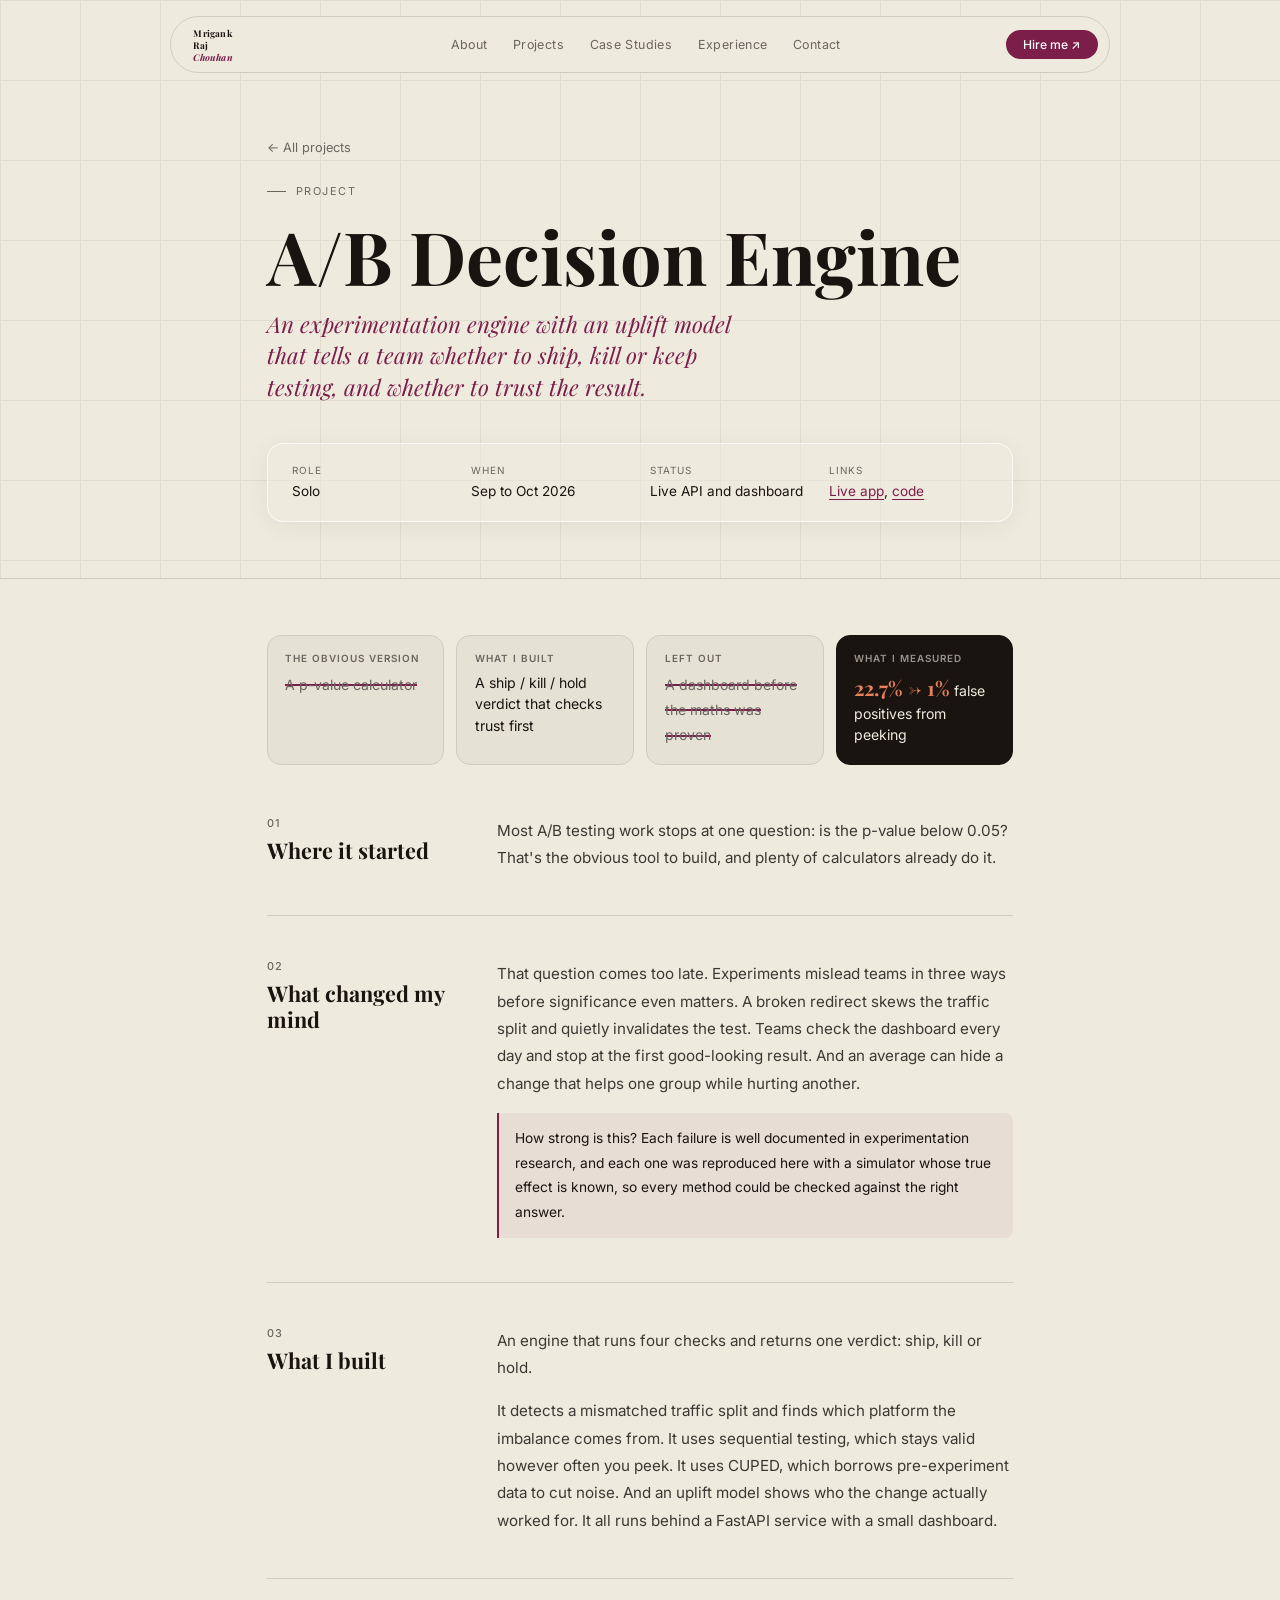
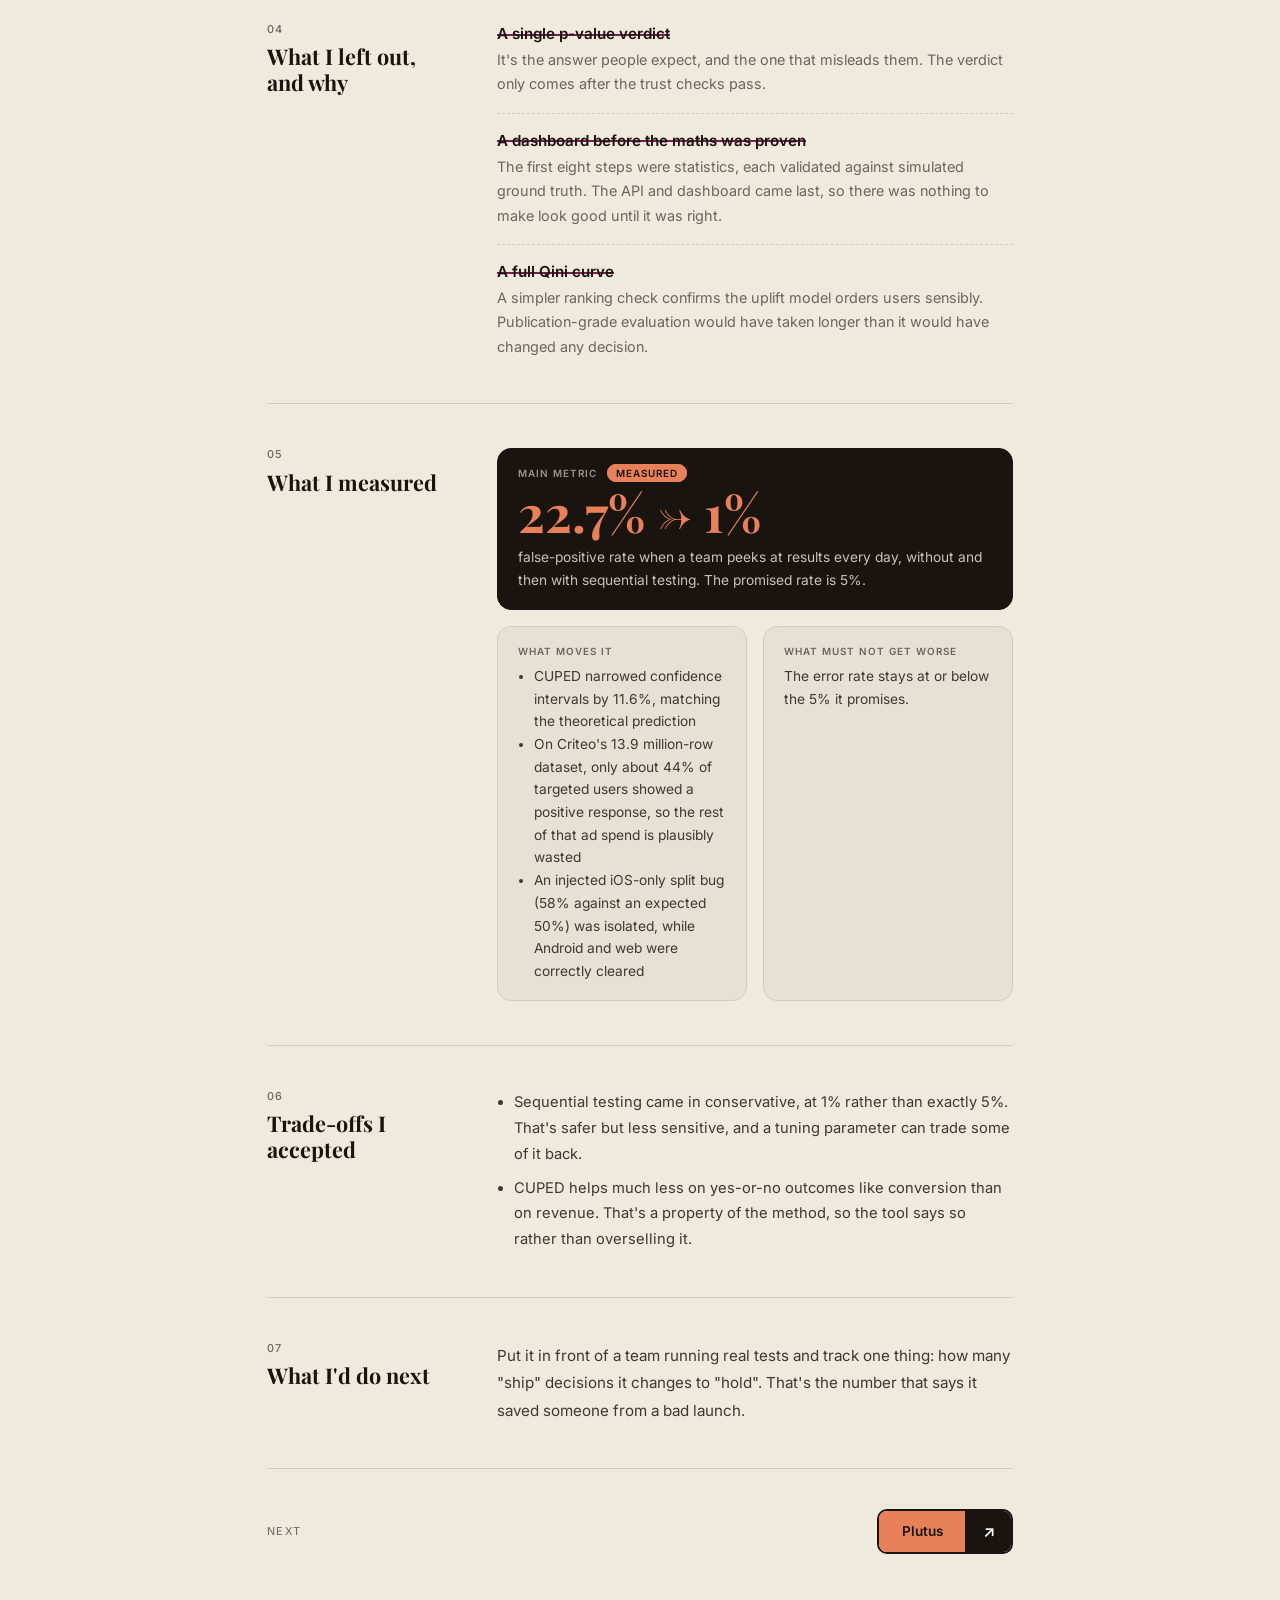
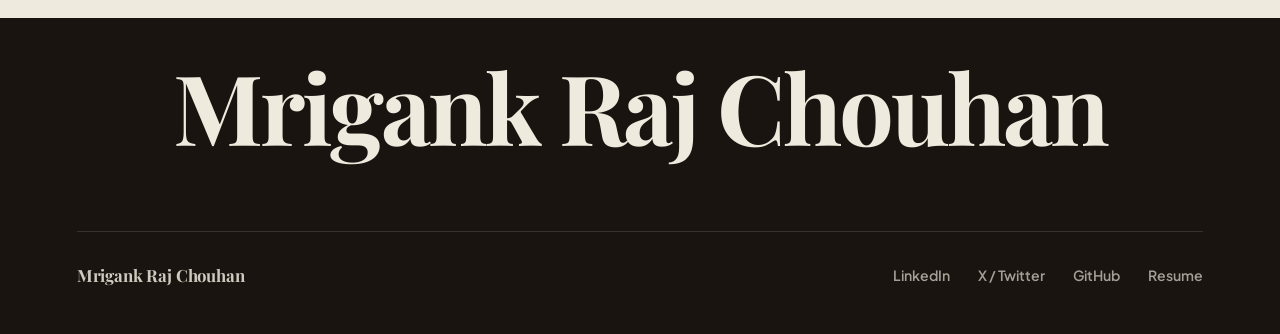
<file: work/ab-testing-engine.html>
<!DOCTYPE html>
<html lang="en">
<head>
<meta charset="UTF-8"/>
<meta name="viewport" content="width=device-width,initial-scale=1"/>
<title>A/B Decision Engine · Mrigank Raj Chouhan</title>
<meta name="description" content="An experimentation engine with an uplift model that tells a team whether to ship, kill or keep testing, and whether to trust the result."/>
<link rel="canonical" href="https://mrigankraj.vercel.app/work/ab-testing-engine"/>
<meta property="og:type" content="article"/>
<meta property="og:url" content="https://mrigankraj.vercel.app/work/ab-testing-engine"/>
<meta property="og:title" content="A/B Decision Engine · Mrigank Raj Chouhan"/>
<meta property="og:description" content="An experimentation engine with an uplift model that tells a team whether to ship, kill or keep testing, and whether to trust the result."/>
<meta property="og:image" content="https://mrigankraj.vercel.app/assets/images/og.png"/>
<meta name="twitter:card" content="summary_large_image"/>
<meta name="twitter:image" content="https://mrigankraj.vercel.app/assets/images/og.png"/>
<link rel="icon" href="/favicon.ico"/>
<link rel="preconnect" href="https://fonts.googleapis.com"/>
<link rel="preconnect" href="https://fonts.gstatic.com" crossorigin/>
<link href="https://fonts.googleapis.com/css2?family=Plus+Jakarta+Sans:wght@400;500;600;700;800&family=Playfair+Display:ital,wght@0,700;1,700&family=Inter:wght@300;400;500;600&display=swap" rel="stylesheet"/>
<link rel="stylesheet" href="/assets/css/main.css?v=27"/>
<link rel="stylesheet" href="/assets/css/case.css?v=5"/>
</head>
<body>

<div class="nav-wrap">
  <nav aria-label="Main navigation">
    <a class="nav-name" href="/">Mrigank<br>Raj<br><em>Chouhan</em></a>
    <div class="nav-links">
      <a href="/#bring">About</a>
      <a href="/#projects">Projects</a>
      <a href="/#teardowns">Case Studies</a>
      <a href="/#experience">Experience</a>
      <a href="/#contact">Contact</a>
    </div>
    <div class="nav-right">
      <a href="mailto:mrigankrajchouhan@gmail.com?subject=Product%20internship" class="nav-cta">Hire me ↗</a>
    </div>
  </nav>
</div>
<header class="case-hero grid-bg"><div class="case-wrap sec-inner"><a class="case-back" href="/#projects">← All projects</a><div class="sec-label">Project</div><h1 class="case-title">A/B Decision Engine</h1><p class="case-lede">An experimentation engine with an uplift model that tells a team whether to ship, kill or keep testing, and whether to trust the result.</p><dl class="case-facts"><div><dt>Role</dt><dd>Solo</dd></div><div><dt>When</dt><dd>Sep to Oct 2026</dd></div><div><dt>Status</dt><dd>Live API and dashboard</dd></div><div><dt>Links</dt><dd><a href="https://ab-testing-decision-engine.vercel.app/" target="_blank" rel="noopener">Live app</a>, <a href="https://github.com/mrigank-raj/ab-testing-engine" target="_blank" rel="noopener">code</a></dd></div></dl></div></header>
<main class="case-body"><div class="case-wrap"><div class="glance"><div><span>The obvious version</span><p><span class="cut">A p-value calculator</span></p></div><div><span>What I built</span><p>A ship / kill / hold verdict that checks trust first</p></div><div><span>Left out</span><p><span class="cut">A dashboard before the maths was proven</span></p></div><div><span>What I measured</span><p><b>22.7% → 1%</b> false positives from peeking</p></div></div><section class="case-sec"><h2><span>01</span>Where it started</h2><div class="body"><p>Most A/B testing work stops at one question: is the p-value below 0.05? That's the obvious tool to build, and plenty of calculators already do it.</p></div></section><section class="case-sec"><h2><span>02</span>What changed my mind</h2><div class="body"><p>That question comes too late. Experiments mislead teams in three ways before significance even matters. A broken redirect skews the traffic split and quietly invalidates the test. Teams check the dashboard every day and stop at the first good-looking result. And an average can hide a change that helps one group while hurting another.</p><p class="signal">How strong is this? Each failure is well documented in experimentation research, and each one was reproduced here with a simulator whose true effect is known, so every method could be checked against the right answer.</p></div></section><section class="case-sec"><h2><span>03</span>What I built</h2><div class="body"><p>An engine that runs four checks and returns one verdict: ship, kill or hold.</p><p>It detects a mismatched traffic split and finds which platform the imbalance comes from. It uses sequential testing, which stays valid however often you peek. It uses CUPED, which borrows pre-experiment data to cut noise. And an uplift model shows who the change actually worked for. It all runs behind a FastAPI service with a small dashboard.</p></div></section><section class="case-sec"><h2><span>04</span>What I left out, and why</h2><div class="body"><ul class="reasons"><li><span class="cut wrapok">A single p-value verdict</span><span class="why">It's the answer people expect, and the one that misleads them. The verdict only comes after the trust checks pass.</span></li><li><span class="cut wrapok">A dashboard before the maths was proven</span><span class="why">The first eight steps were statistics, each validated against simulated ground truth. The API and dashboard came last, so there was nothing to make look good until it was right.</span></li><li><span class="cut wrapok">A full Qini curve</span><span class="why">A simpler ranking check confirms the uplift model orders users sensibly. Publication-grade evaluation would have taken longer than it would have changed any decision.</span></li></ul></div></section><section class="case-sec"><h2><span>05</span>What I measured</h2><div class="body"><div class="metric"><div class="main"><span class="k">Main metric <span class="tag m">measured</span></span><p class="figure">22.7% → 1%</p><p>false-positive rate when a team peeks at results every day, without and then with sequential testing. The promised rate is 5%.</p></div><div><span class="k">What moves it</span><ul><li>CUPED narrowed confidence intervals by 11.6%, matching the theoretical prediction</li><li>On Criteo's 13.9 million-row dataset, only about 44% of targeted users showed a positive response, so the rest of that ad spend is plausibly wasted</li><li>An injected iOS-only split bug (58% against an expected 50%) was isolated, while Android and web were correctly cleared</li></ul></div><div><span class="k">What must not get worse</span><p>The error rate stays at or below the 5% it promises.</p></div></div></div></section><section class="case-sec"><h2><span>06</span>Trade-offs I accepted</h2><div class="body"><ul class="plain"><li>Sequential testing came in conservative, at 1% rather than exactly 5%. That's safer but less sensitive, and a tuning parameter can trade some of it back.</li><li>CUPED helps much less on yes-or-no outcomes like conversion than on revenue. That's a property of the method, so the tool says so rather than overselling it.</li></ul></div></section><section class="case-sec"><h2><span>07</span>What I'd do next</h2><div class="body"><p>Put it in front of a team running real tests and track one thing: how many "ship" decisions it changes to "hold". That's the number that says it saved someone from a bad launch.</p></div></section>
<div class="case-next"><span>Next</span><a href="/work/plutus.html" class="btn-twotone"><span class="bt-text">Plutus</span><span class="bt-icon">↗</span></a></div></div></main>

<footer>
  <div class="footer-giant-title">Mrigank Raj Chouhan</div>
  <div class="footer-bottom-bar">
    <div class="footer-logo-text">Mrigank Raj Chouhan</div>
    <div class="footer-nav-links">
      <a href="https://www.linkedin.com/in/mrigankraj" target="_blank" rel="noopener noreferrer" class="footer-nav-link">LinkedIn</a>
      <a href="https://x.com/Mrigank_raj22" target="_blank" rel="noopener noreferrer" class="footer-nav-link">X / Twitter</a>
      <a href="https://github.com/mrigank-raj" target="_blank" rel="noopener noreferrer" class="footer-nav-link">GitHub</a>
      <a href="https://drive.google.com/file/d/1gmIsDmhPAh5XHuixjQSJWTEz9fLjeQnA/view?usp=sharing" target="_blank" rel="noopener noreferrer" class="footer-nav-link">Resume</a>
    </div>
  </div>
</footer>
<script defer src="/assets/js/site.js?v=6"></script>
</body>
</html>
</file>
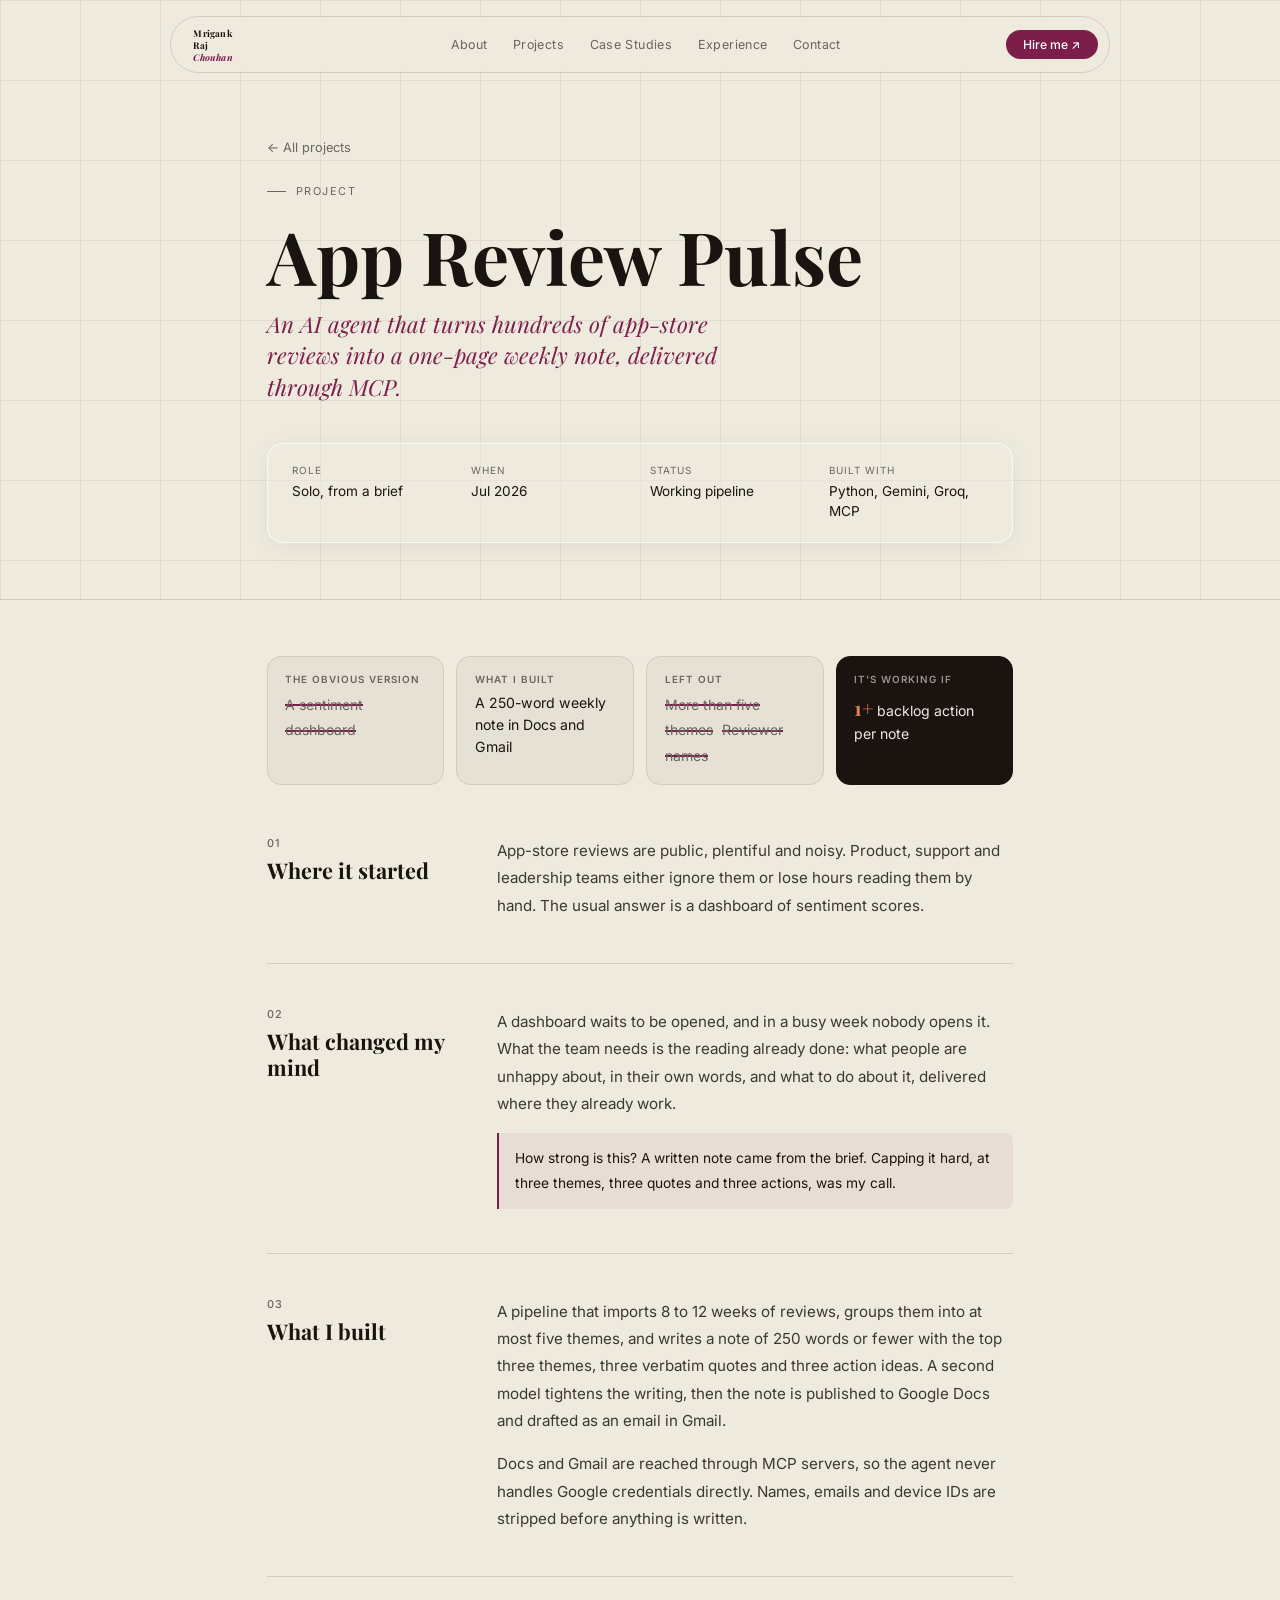
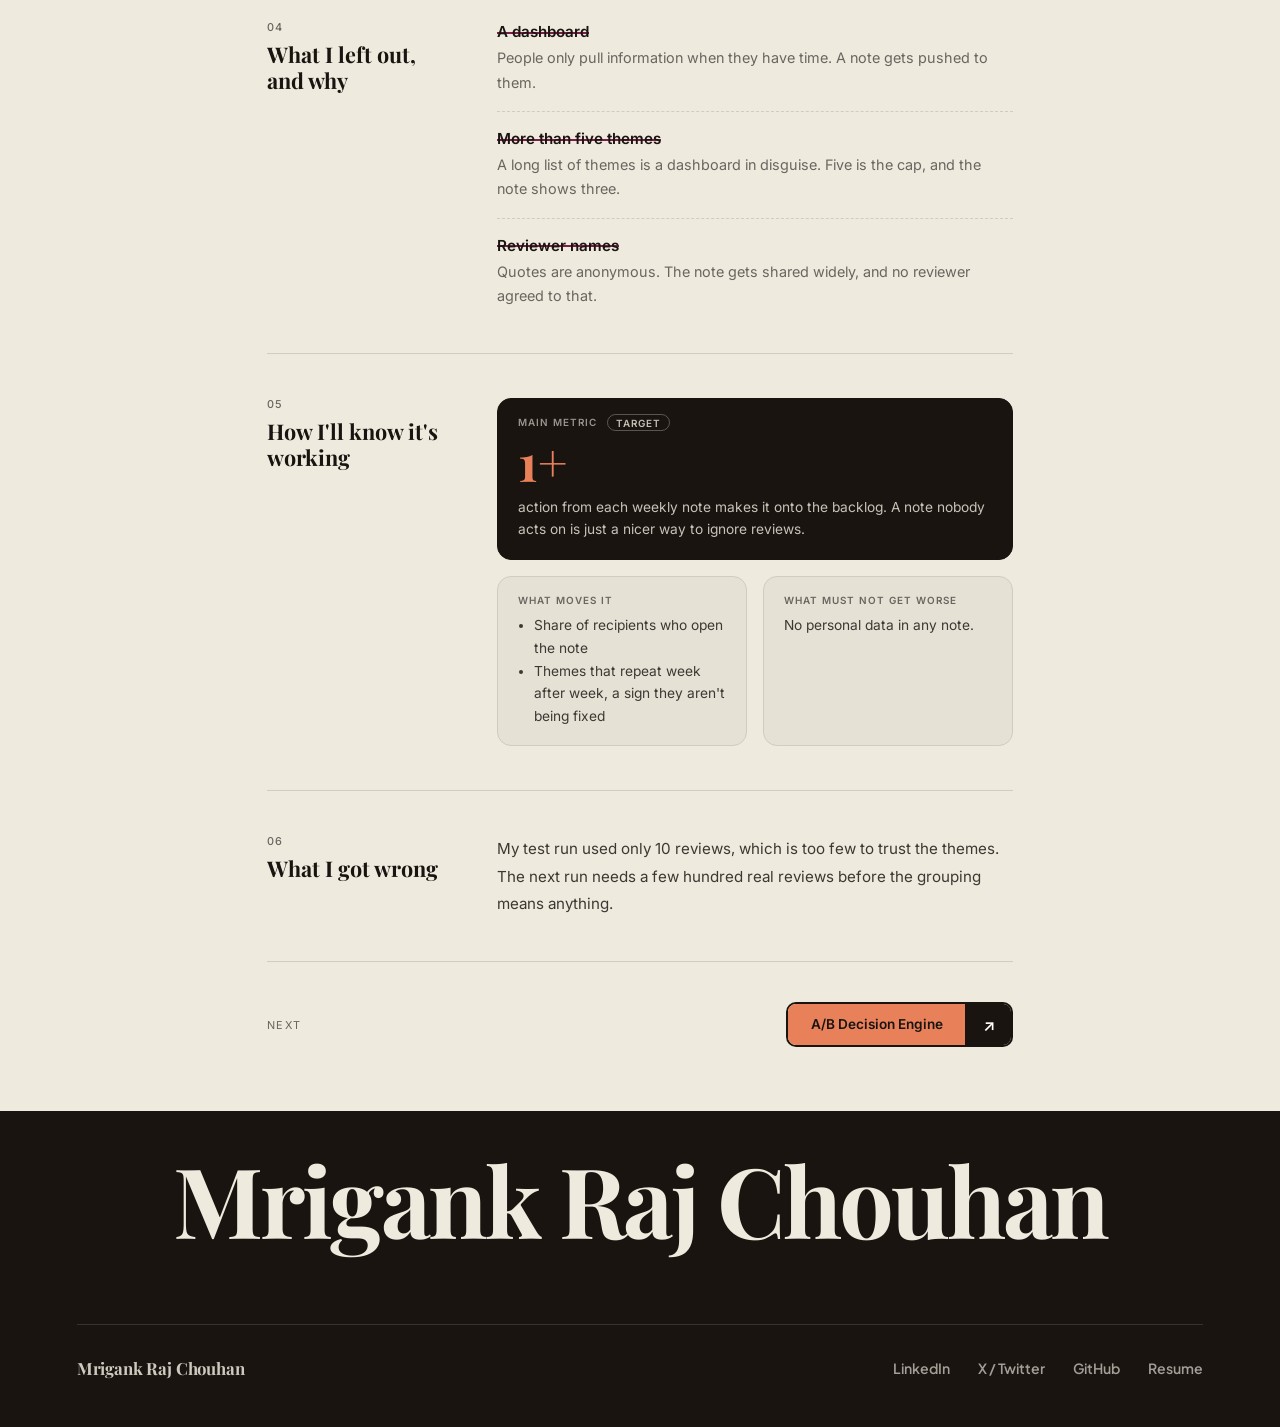
<file: work/app-review-pulse.html>
<!DOCTYPE html>
<html lang="en">
<head>
<meta charset="UTF-8"/>
<meta name="viewport" content="width=device-width,initial-scale=1"/>
<title>App Review Pulse · Mrigank Raj Chouhan</title>
<meta name="description" content="An AI agent that turns hundreds of app-store reviews into a one-page weekly note, delivered through MCP."/>
<link rel="canonical" href="https://mrigankraj.vercel.app/work/app-review-pulse"/>
<meta property="og:type" content="article"/>
<meta property="og:url" content="https://mrigankraj.vercel.app/work/app-review-pulse"/>
<meta property="og:title" content="App Review Pulse · Mrigank Raj Chouhan"/>
<meta property="og:description" content="An AI agent that turns hundreds of app-store reviews into a one-page weekly note, delivered through MCP."/>
<meta property="og:image" content="https://mrigankraj.vercel.app/assets/images/og.png"/>
<meta name="twitter:card" content="summary_large_image"/>
<meta name="twitter:image" content="https://mrigankraj.vercel.app/assets/images/og.png"/>
<link rel="icon" href="/favicon.ico"/>
<link rel="preconnect" href="https://fonts.googleapis.com"/>
<link rel="preconnect" href="https://fonts.gstatic.com" crossorigin/>
<link href="https://fonts.googleapis.com/css2?family=Plus+Jakarta+Sans:wght@400;500;600;700;800&family=Playfair+Display:ital,wght@0,700;1,700&family=Inter:wght@300;400;500;600&display=swap" rel="stylesheet"/>
<link rel="stylesheet" href="/assets/css/main.css?v=27"/>
<link rel="stylesheet" href="/assets/css/case.css?v=5"/>
</head>
<body>

<div class="nav-wrap">
  <nav aria-label="Main navigation">
    <a class="nav-name" href="/">Mrigank<br>Raj<br><em>Chouhan</em></a>
    <div class="nav-links">
      <a href="/#bring">About</a>
      <a href="/#projects">Projects</a>
      <a href="/#teardowns">Case Studies</a>
      <a href="/#experience">Experience</a>
      <a href="/#contact">Contact</a>
    </div>
    <div class="nav-right">
      <a href="mailto:mrigankrajchouhan@gmail.com?subject=Product%20internship" class="nav-cta">Hire me ↗</a>
    </div>
  </nav>
</div>
<header class="case-hero grid-bg"><div class="case-wrap sec-inner"><a class="case-back" href="/#projects">← All projects</a><div class="sec-label">Project</div><h1 class="case-title">App Review Pulse</h1><p class="case-lede">An AI agent that turns hundreds of app-store reviews into a one-page weekly note, delivered through MCP.</p><dl class="case-facts"><div><dt>Role</dt><dd>Solo, from a brief</dd></div><div><dt>When</dt><dd>Jul 2026</dd></div><div><dt>Status</dt><dd>Working pipeline</dd></div><div><dt>Built with</dt><dd>Python, Gemini, Groq, MCP</dd></div></dl></div></header>
<main class="case-body"><div class="case-wrap"><div class="glance"><div><span>The obvious version</span><p><span class="cut">A sentiment dashboard</span></p></div><div><span>What I built</span><p>A 250-word weekly note in Docs and Gmail</p></div><div><span>Left out</span><p><span class="cut">More than five themes</span> <span class="cut">Reviewer names</span></p></div><div><span>It's working if</span><p><b>1+</b> backlog action per note</p></div></div><section class="case-sec"><h2><span>01</span>Where it started</h2><div class="body"><p>App-store reviews are public, plentiful and noisy. Product, support and leadership teams either ignore them or lose hours reading them by hand. The usual answer is a dashboard of sentiment scores.</p></div></section><section class="case-sec"><h2><span>02</span>What changed my mind</h2><div class="body"><p>A dashboard waits to be opened, and in a busy week nobody opens it. What the team needs is the reading already done: what people are unhappy about, in their own words, and what to do about it, delivered where they already work.</p><p class="signal">How strong is this? A written note came from the brief. Capping it hard, at three themes, three quotes and three actions, was my call.</p></div></section><section class="case-sec"><h2><span>03</span>What I built</h2><div class="body"><p>A pipeline that imports 8 to 12 weeks of reviews, groups them into at most five themes, and writes a note of 250 words or fewer with the top three themes, three verbatim quotes and three action ideas. A second model tightens the writing, then the note is published to Google Docs and drafted as an email in Gmail.</p><p>Docs and Gmail are reached through MCP servers, so the agent never handles Google credentials directly. Names, emails and device IDs are stripped before anything is written.</p></div></section><section class="case-sec"><h2><span>04</span>What I left out, and why</h2><div class="body"><ul class="reasons"><li><span class="cut wrapok">A dashboard</span><span class="why">People only pull information when they have time. A note gets pushed to them.</span></li><li><span class="cut wrapok">More than five themes</span><span class="why">A long list of themes is a dashboard in disguise. Five is the cap, and the note shows three.</span></li><li><span class="cut wrapok">Reviewer names</span><span class="why">Quotes are anonymous. The note gets shared widely, and no reviewer agreed to that.</span></li></ul></div></section><section class="case-sec"><h2><span>05</span>How I'll know it's working</h2><div class="body"><div class="metric"><div class="main"><span class="k">Main metric <span class="tag">target</span></span><p class="figure">1+</p><p>action from each weekly note makes it onto the backlog. A note nobody acts on is just a nicer way to ignore reviews.</p></div><div><span class="k">What moves it</span><ul><li>Share of recipients who open the note</li><li>Themes that repeat week after week, a sign they aren't being fixed</li></ul></div><div><span class="k">What must not get worse</span><p>No personal data in any note.</p></div></div></div></section><section class="case-sec"><h2><span>06</span>What I got wrong</h2><div class="body"><p>My test run used only 10 reviews, which is too few to trust the themes. The next run needs a few hundred real reviews before the grouping means anything.</p></div></section>
<div class="case-next"><span>Next</span><a href="/work/ab-testing-engine.html" class="btn-twotone"><span class="bt-text">A/B Decision Engine</span><span class="bt-icon">↗</span></a></div></div></main>

<footer>
  <div class="footer-giant-title">Mrigank Raj Chouhan</div>
  <div class="footer-bottom-bar">
    <div class="footer-logo-text">Mrigank Raj Chouhan</div>
    <div class="footer-nav-links">
      <a href="https://www.linkedin.com/in/mrigankraj" target="_blank" rel="noopener noreferrer" class="footer-nav-link">LinkedIn</a>
      <a href="https://x.com/Mrigank_raj22" target="_blank" rel="noopener noreferrer" class="footer-nav-link">X / Twitter</a>
      <a href="https://github.com/mrigank-raj" target="_blank" rel="noopener noreferrer" class="footer-nav-link">GitHub</a>
      <a href="https://drive.google.com/file/d/1gmIsDmhPAh5XHuixjQSJWTEz9fLjeQnA/view?usp=sharing" target="_blank" rel="noopener noreferrer" class="footer-nav-link">Resume</a>
    </div>
  </div>
</footer>
<script defer src="/assets/js/site.js?v=6"></script>
</body>
</html>
</file>
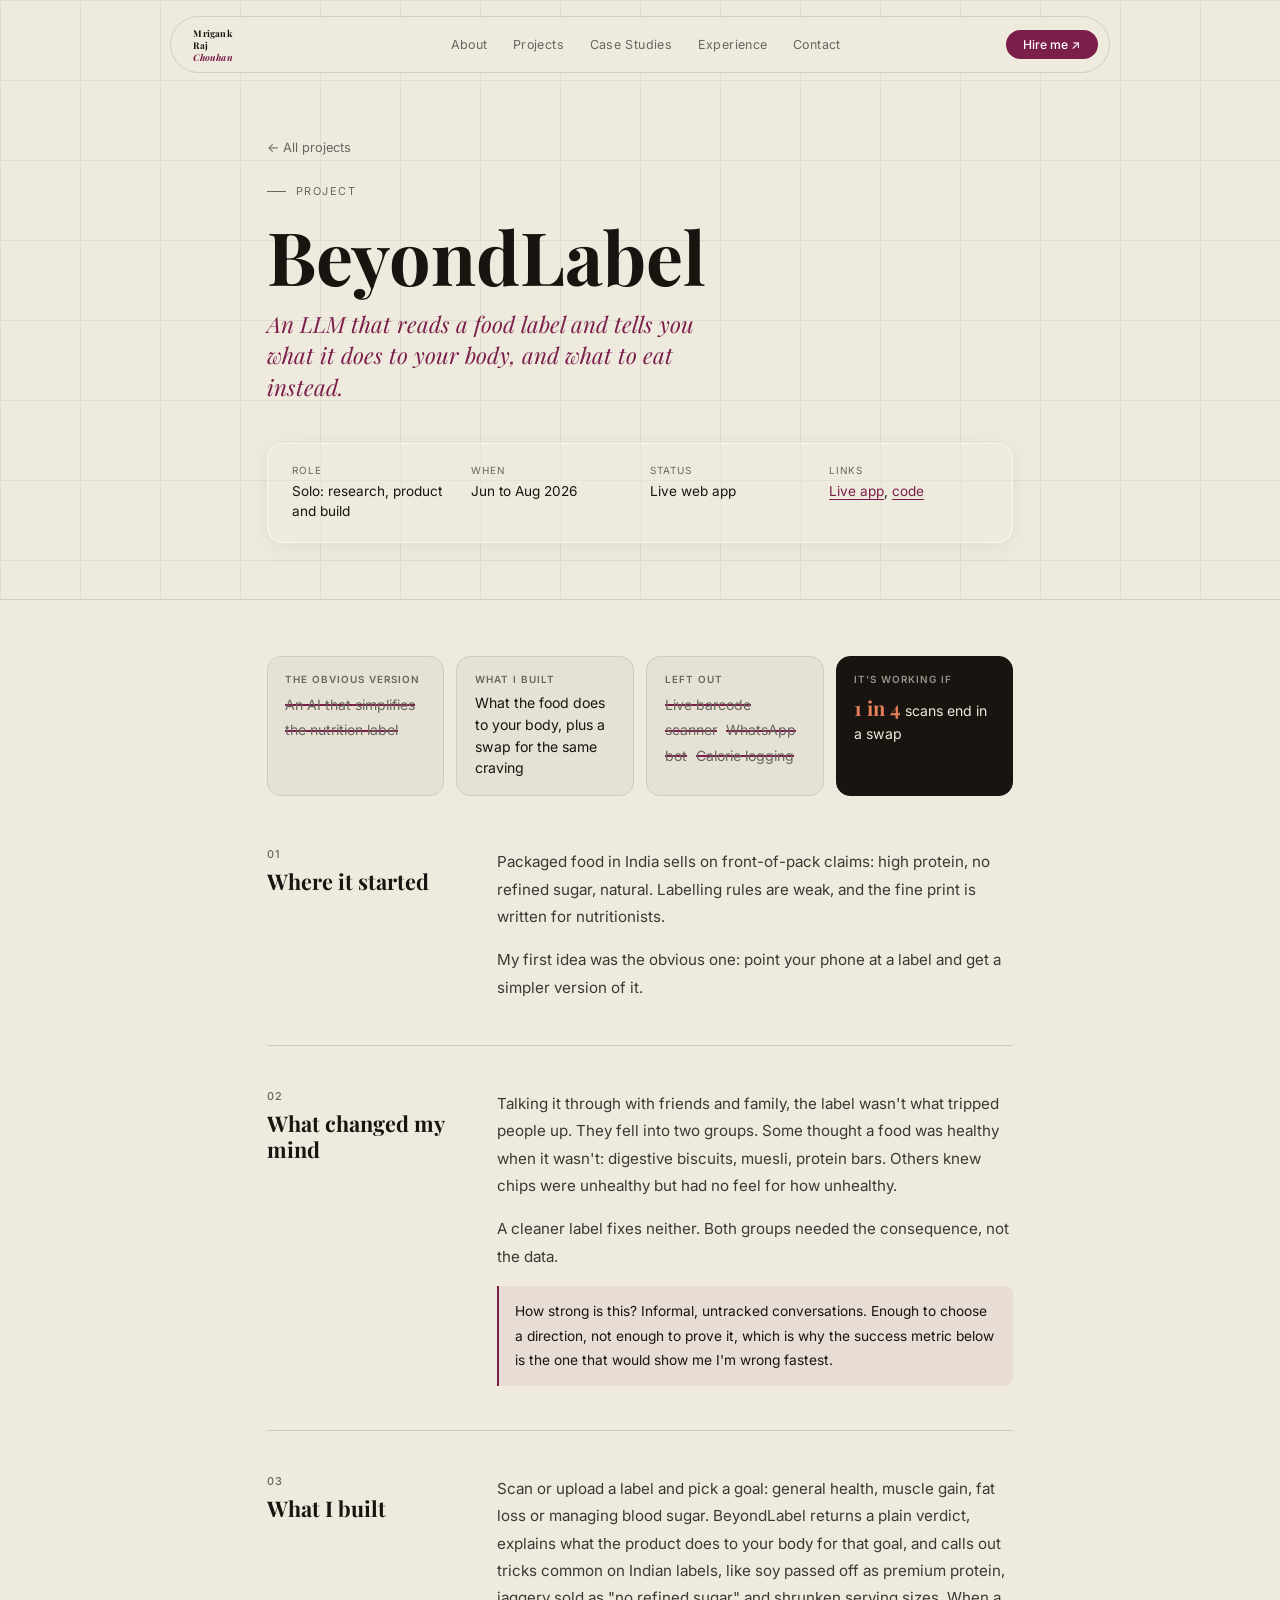
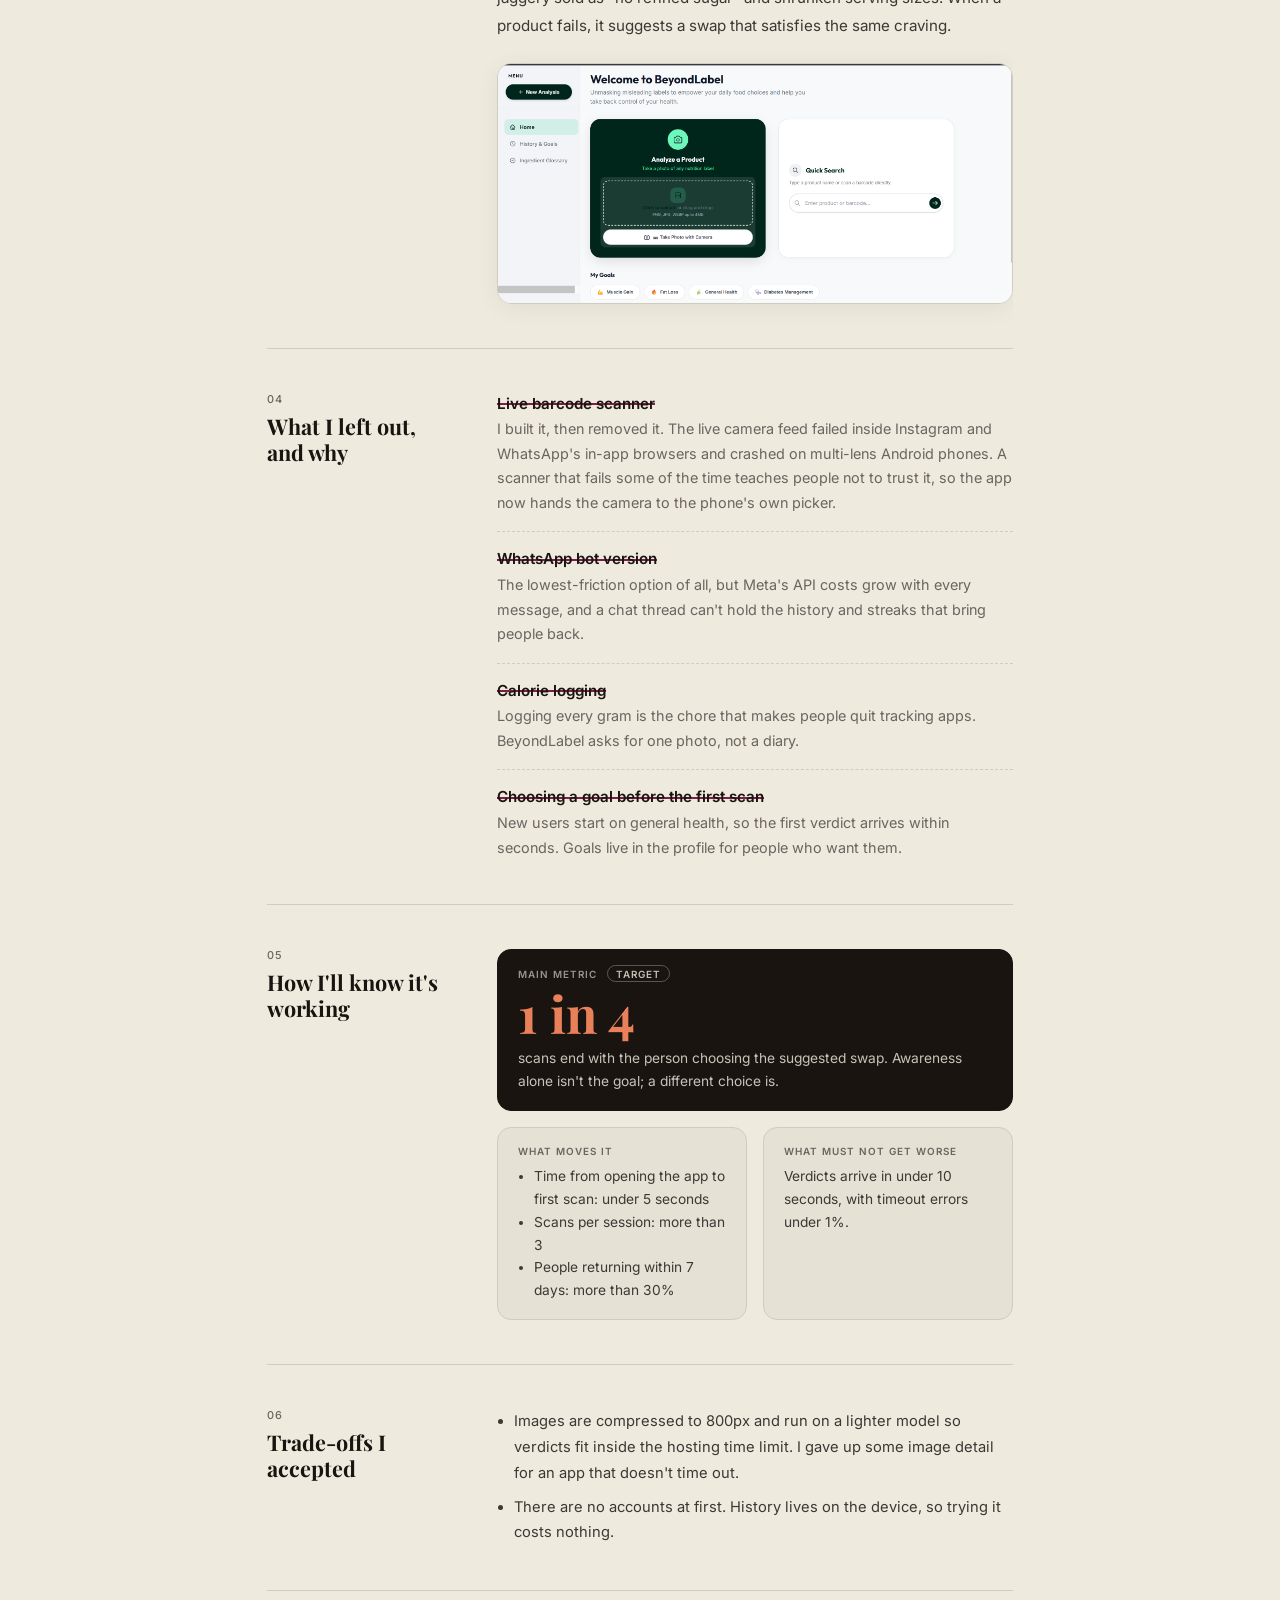
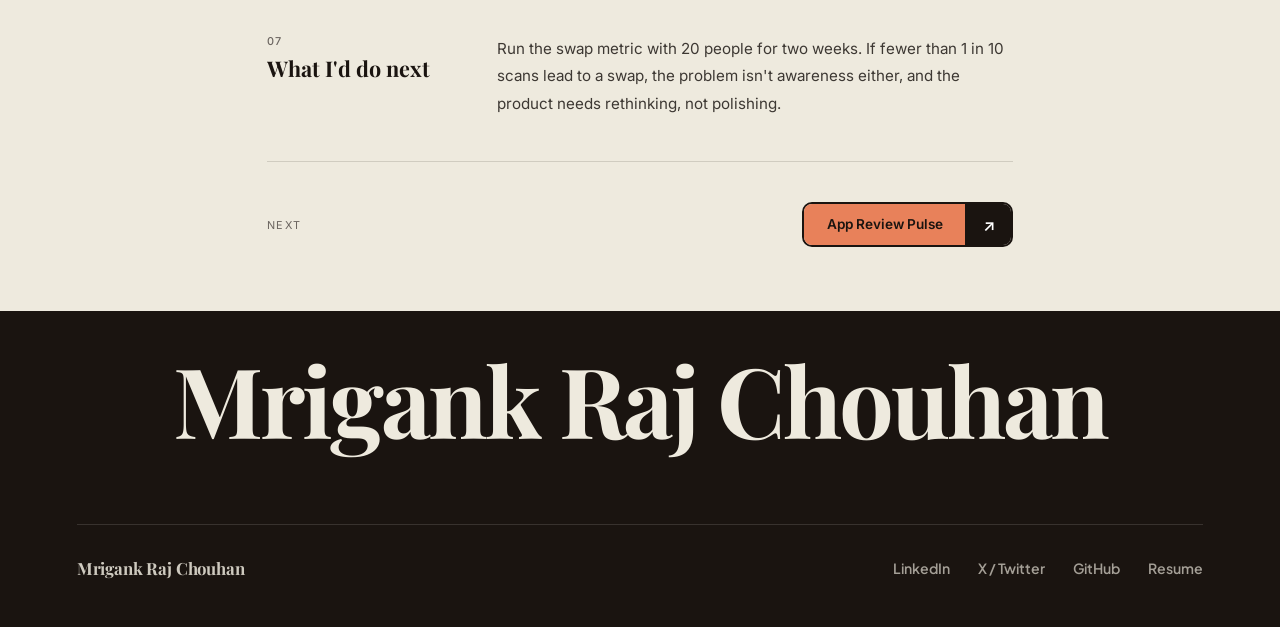
<file: work/beyondlabel.html>
<!DOCTYPE html>
<html lang="en">
<head>
<meta charset="UTF-8"/>
<meta name="viewport" content="width=device-width,initial-scale=1"/>
<title>BeyondLabel · Mrigank Raj Chouhan</title>
<meta name="description" content="An LLM that reads a food label and tells you what it does to your body, and what to eat instead."/>
<link rel="canonical" href="https://mrigankraj.vercel.app/work/beyondlabel"/>
<meta property="og:type" content="article"/>
<meta property="og:url" content="https://mrigankraj.vercel.app/work/beyondlabel"/>
<meta property="og:title" content="BeyondLabel · Mrigank Raj Chouhan"/>
<meta property="og:description" content="An LLM that reads a food label and tells you what it does to your body, and what to eat instead."/>
<meta property="og:image" content="https://mrigankraj.vercel.app/assets/images/og.png"/>
<meta name="twitter:card" content="summary_large_image"/>
<meta name="twitter:image" content="https://mrigankraj.vercel.app/assets/images/og.png"/>
<link rel="icon" href="/favicon.ico"/>
<link rel="preconnect" href="https://fonts.googleapis.com"/>
<link rel="preconnect" href="https://fonts.gstatic.com" crossorigin/>
<link href="https://fonts.googleapis.com/css2?family=Plus+Jakarta+Sans:wght@400;500;600;700;800&family=Playfair+Display:ital,wght@0,700;1,700&family=Inter:wght@300;400;500;600&display=swap" rel="stylesheet"/>
<link rel="stylesheet" href="/assets/css/main.css?v=27"/>
<link rel="stylesheet" href="/assets/css/case.css?v=5"/>
</head>
<body>

<div class="nav-wrap">
  <nav aria-label="Main navigation">
    <a class="nav-name" href="/">Mrigank<br>Raj<br><em>Chouhan</em></a>
    <div class="nav-links">
      <a href="/#bring">About</a>
      <a href="/#projects">Projects</a>
      <a href="/#teardowns">Case Studies</a>
      <a href="/#experience">Experience</a>
      <a href="/#contact">Contact</a>
    </div>
    <div class="nav-right">
      <a href="mailto:mrigankrajchouhan@gmail.com?subject=Product%20internship" class="nav-cta">Hire me ↗</a>
    </div>
  </nav>
</div>
<header class="case-hero grid-bg"><div class="case-wrap sec-inner"><a class="case-back" href="/#projects">← All projects</a><div class="sec-label">Project</div><h1 class="case-title">BeyondLabel</h1><p class="case-lede">An LLM that reads a food label and tells you what it does to your body, and what to eat instead.</p><dl class="case-facts"><div><dt>Role</dt><dd>Solo: research, product and build</dd></div><div><dt>When</dt><dd>Jun to Aug 2026</dd></div><div><dt>Status</dt><dd>Live web app</dd></div><div><dt>Links</dt><dd><a href="https://beyondlabel.vercel.app" target="_blank" rel="noopener">Live app</a>, <a href="https://github.com/mrigank-raj/BeyondLabel" target="_blank" rel="noopener">code</a></dd></div></dl></div></header>
<main class="case-body"><div class="case-wrap"><div class="glance"><div><span>The obvious version</span><p><span class="cut">An AI that simplifies the nutrition label</span></p></div><div><span>What I built</span><p>What the food does to your body, plus a swap for the same craving</p></div><div><span>Left out</span><p><span class="cut">Live barcode scanner</span> <span class="cut">WhatsApp bot</span> <span class="cut">Calorie logging</span></p></div><div><span>It's working if</span><p><b>1 in 4</b> scans end in a swap</p></div></div><section class="case-sec"><h2><span>01</span>Where it started</h2><div class="body"><p>Packaged food in India sells on front-of-pack claims: high protein, no refined sugar, natural. Labelling rules are weak, and the fine print is written for nutritionists.</p><p>My first idea was the obvious one: point your phone at a label and get a simpler version of it.</p></div></section><section class="case-sec"><h2><span>02</span>What changed my mind</h2><div class="body"><p>Talking it through with friends and family, the label wasn't what tripped people up. They fell into two groups. Some thought a food was healthy when it wasn't: digestive biscuits, muesli, protein bars. Others knew chips were unhealthy but had no feel for how unhealthy.</p><p>A cleaner label fixes neither. Both groups needed the consequence, not the data.</p><p class="signal">How strong is this? Informal, untracked conversations. Enough to choose a direction, not enough to prove it, which is why the success metric below is the one that would show me I'm wrong fastest.</p></div></section><section class="case-sec"><h2><span>03</span>What I built</h2><div class="body"><p>Scan or upload a label and pick a goal: general health, muscle gain, fat loss or managing blood sugar. BeyondLabel returns a plain verdict, explains what the product does to your body for that goal, and calls out tricks common on Indian labels, like soy passed off as premium protein, jaggery sold as "no refined sugar" and shrunken serving sizes. When a product fails, it suggests a swap that satisfies the same craving.</p><figure class="shot"><img src="/assets/projects/beyondlabel_app.png" alt="BeyondLabel showing a verdict for a scanned product" loading="lazy"></figure></div></section><section class="case-sec"><h2><span>04</span>What I left out, and why</h2><div class="body"><ul class="reasons"><li><span class="cut wrapok">Live barcode scanner</span><span class="why">I built it, then removed it. The live camera feed failed inside Instagram and WhatsApp's in-app browsers and crashed on multi-lens Android phones. A scanner that fails some of the time teaches people not to trust it, so the app now hands the camera to the phone's own picker.</span></li><li><span class="cut wrapok">WhatsApp bot version</span><span class="why">The lowest-friction option of all, but Meta's API costs grow with every message, and a chat thread can't hold the history and streaks that bring people back.</span></li><li><span class="cut wrapok">Calorie logging</span><span class="why">Logging every gram is the chore that makes people quit tracking apps. BeyondLabel asks for one photo, not a diary.</span></li><li><span class="cut wrapok">Choosing a goal before the first scan</span><span class="why">New users start on general health, so the first verdict arrives within seconds. Goals live in the profile for people who want them.</span></li></ul></div></section><section class="case-sec"><h2><span>05</span>How I'll know it's working</h2><div class="body"><div class="metric"><div class="main"><span class="k">Main metric <span class="tag">target</span></span><p class="figure">1 in 4</p><p>scans end with the person choosing the suggested swap. Awareness alone isn't the goal; a different choice is.</p></div><div><span class="k">What moves it</span><ul><li>Time from opening the app to first scan: under 5 seconds</li><li>Scans per session: more than 3</li><li>People returning within 7 days: more than 30%</li></ul></div><div><span class="k">What must not get worse</span><p>Verdicts arrive in under 10 seconds, with timeout errors under 1%.</p></div></div></div></section><section class="case-sec"><h2><span>06</span>Trade-offs I accepted</h2><div class="body"><ul class="plain"><li>Images are compressed to 800px and run on a lighter model so verdicts fit inside the hosting time limit. I gave up some image detail for an app that doesn't time out.</li><li>There are no accounts at first. History lives on the device, so trying it costs nothing.</li></ul></div></section><section class="case-sec"><h2><span>07</span>What I'd do next</h2><div class="body"><p>Run the swap metric with 20 people for two weeks. If fewer than 1 in 10 scans lead to a swap, the problem isn't awareness either, and the product needs rethinking, not polishing.</p></div></section>
<div class="case-next"><span>Next</span><a href="/work/app-review-pulse.html" class="btn-twotone"><span class="bt-text">App Review Pulse</span><span class="bt-icon">↗</span></a></div></div></main>

<footer>
  <div class="footer-giant-title">Mrigank Raj Chouhan</div>
  <div class="footer-bottom-bar">
    <div class="footer-logo-text">Mrigank Raj Chouhan</div>
    <div class="footer-nav-links">
      <a href="https://www.linkedin.com/in/mrigankraj" target="_blank" rel="noopener noreferrer" class="footer-nav-link">LinkedIn</a>
      <a href="https://x.com/Mrigank_raj22" target="_blank" rel="noopener noreferrer" class="footer-nav-link">X / Twitter</a>
      <a href="https://github.com/mrigank-raj" target="_blank" rel="noopener noreferrer" class="footer-nav-link">GitHub</a>
      <a href="https://drive.google.com/file/d/1gmIsDmhPAh5XHuixjQSJWTEz9fLjeQnA/view?usp=sharing" target="_blank" rel="noopener noreferrer" class="footer-nav-link">Resume</a>
    </div>
  </div>
</footer>
<script defer src="/assets/js/site.js?v=6"></script>
</body>
</html>
</file>
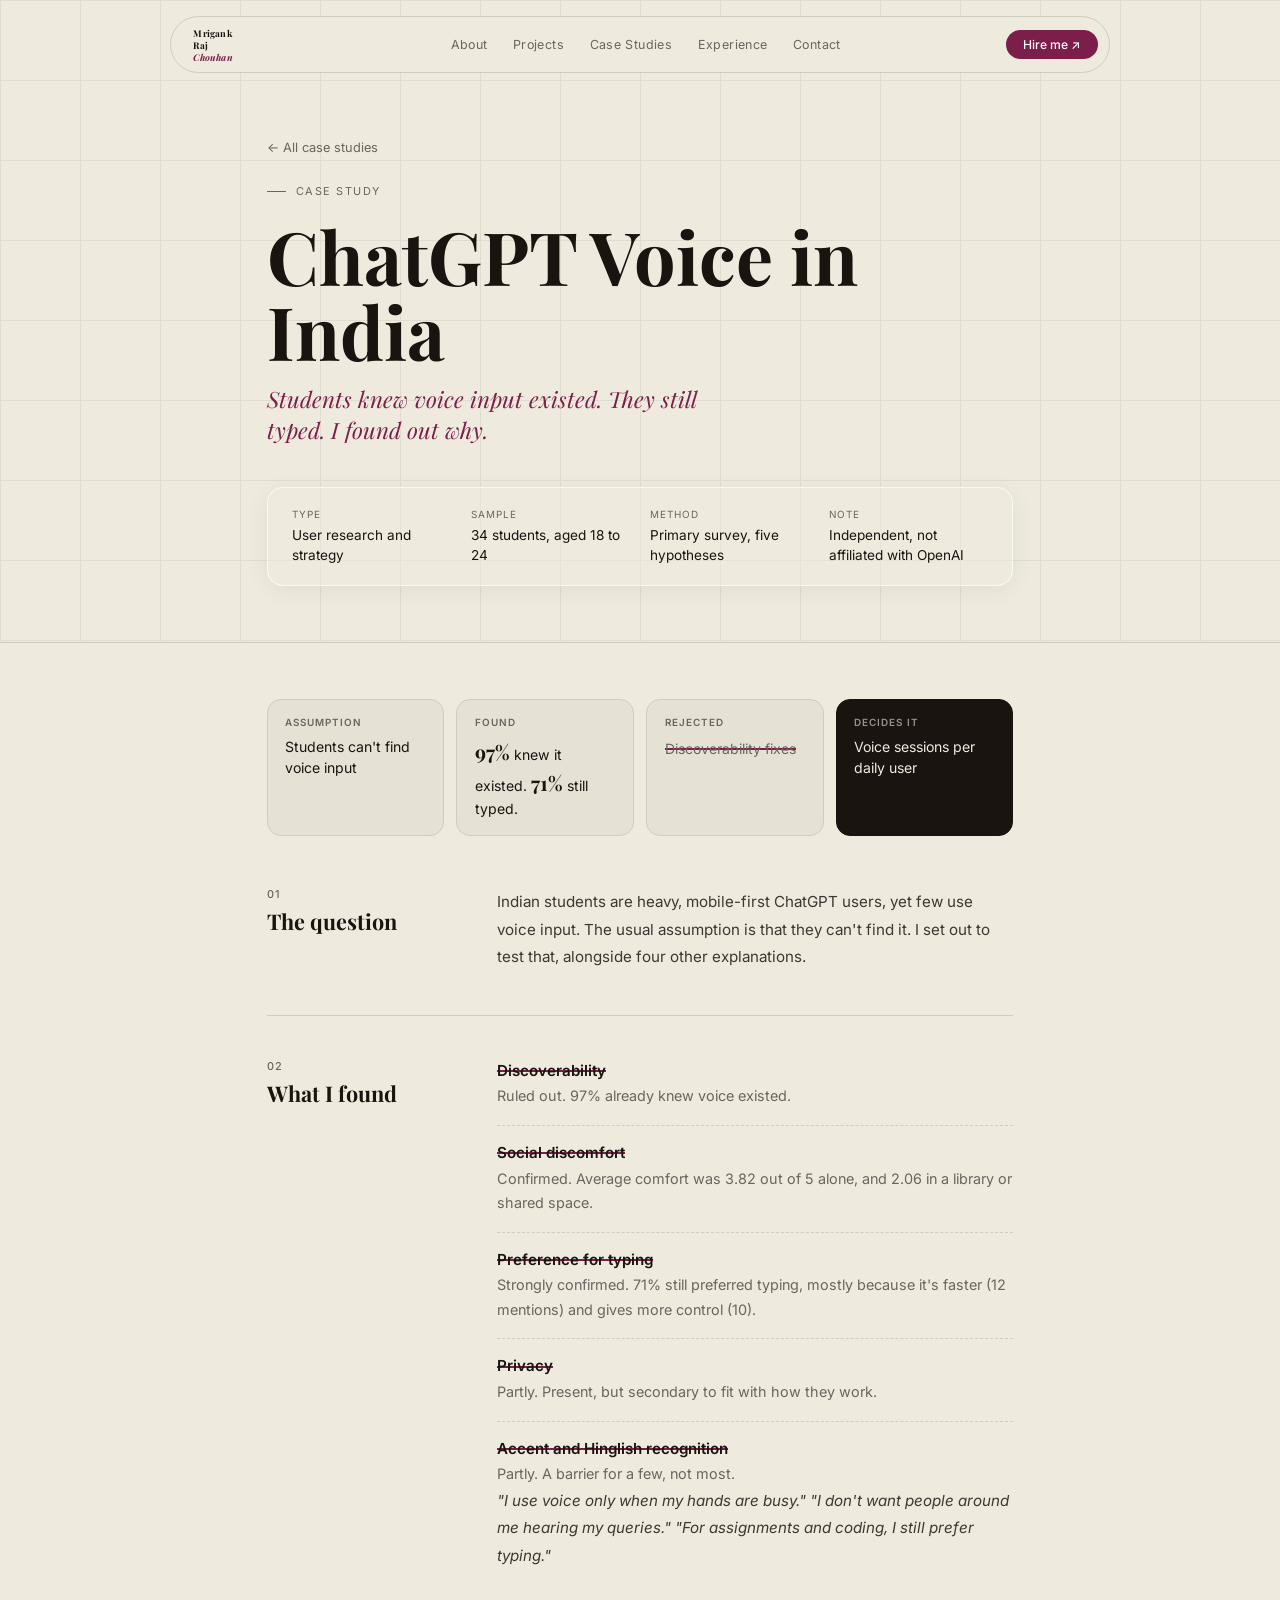
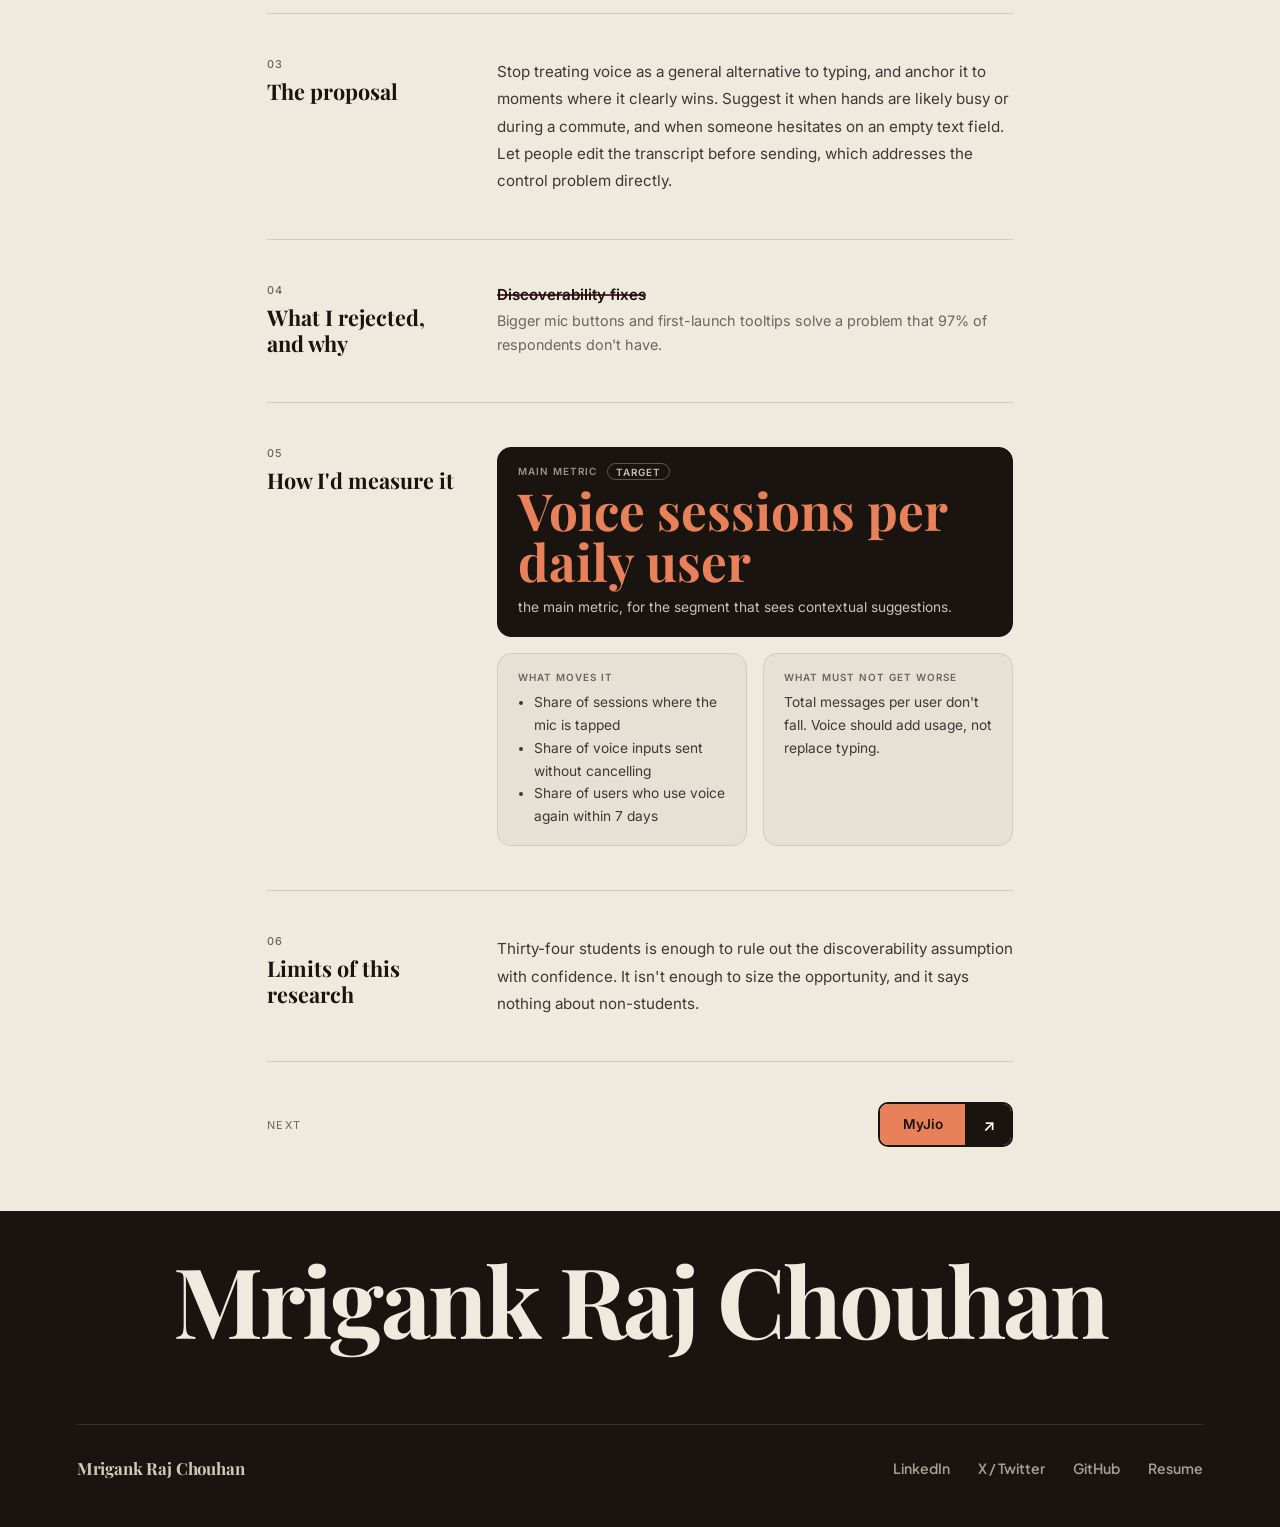
<file: work/chatgpt-voice.html>
<!DOCTYPE html>
<html lang="en">
<head>
<meta charset="UTF-8"/>
<meta name="viewport" content="width=device-width,initial-scale=1"/>
<title>ChatGPT Voice in India · Mrigank Raj Chouhan</title>
<meta name="description" content="Students knew voice input existed. They still typed. I found out why."/>
<link rel="canonical" href="https://mrigankraj.vercel.app/work/chatgpt-voice"/>
<meta property="og:type" content="article"/>
<meta property="og:url" content="https://mrigankraj.vercel.app/work/chatgpt-voice"/>
<meta property="og:title" content="ChatGPT Voice in India · Mrigank Raj Chouhan"/>
<meta property="og:description" content="Students knew voice input existed. They still typed. I found out why."/>
<meta property="og:image" content="https://mrigankraj.vercel.app/assets/images/og.png"/>
<meta name="twitter:card" content="summary_large_image"/>
<meta name="twitter:image" content="https://mrigankraj.vercel.app/assets/images/og.png"/>
<link rel="icon" href="/favicon.ico"/>
<link rel="preconnect" href="https://fonts.googleapis.com"/>
<link rel="preconnect" href="https://fonts.gstatic.com" crossorigin/>
<link href="https://fonts.googleapis.com/css2?family=Plus+Jakarta+Sans:wght@400;500;600;700;800&family=Playfair+Display:ital,wght@0,700;1,700&family=Inter:wght@300;400;500;600&display=swap" rel="stylesheet"/>
<link rel="stylesheet" href="/assets/css/main.css?v=27"/>
<link rel="stylesheet" href="/assets/css/case.css?v=5"/>
</head>
<body>

<div class="nav-wrap">
  <nav aria-label="Main navigation">
    <a class="nav-name" href="/">Mrigank<br>Raj<br><em>Chouhan</em></a>
    <div class="nav-links">
      <a href="/#bring">About</a>
      <a href="/#projects">Projects</a>
      <a href="/#teardowns">Case Studies</a>
      <a href="/#experience">Experience</a>
      <a href="/#contact">Contact</a>
    </div>
    <div class="nav-right">
      <a href="mailto:mrigankrajchouhan@gmail.com?subject=Product%20internship" class="nav-cta">Hire me ↗</a>
    </div>
  </nav>
</div>
<header class="case-hero grid-bg"><div class="case-wrap sec-inner"><a class="case-back" href="/#teardowns">← All case studies</a><div class="sec-label">Case study</div><h1 class="case-title">ChatGPT Voice in India</h1><p class="case-lede">Students knew voice input existed. They still typed. I found out why.</p><dl class="case-facts"><div><dt>Type</dt><dd>User research and strategy</dd></div><div><dt>Sample</dt><dd>34 students, aged 18 to 24</dd></div><div><dt>Method</dt><dd>Primary survey, five hypotheses</dd></div><div><dt>Note</dt><dd>Independent, not affiliated with OpenAI</dd></div></dl></div></header>
<main class="case-body"><div class="case-wrap"><div class="glance"><div><span>Assumption</span><p>Students can't find voice input</p></div><div><span>Found</span><p><b>97%</b> knew it existed. <b>71%</b> still typed.</p></div><div><span>Rejected</span><p><span class="cut">Discoverability fixes</span></p></div><div><span>Decides it</span><p>Voice sessions per daily user</p></div></div><section class="case-sec"><h2><span>01</span>The question</h2><div class="body"><p>Indian students are heavy, mobile-first ChatGPT users, yet few use voice input. The usual assumption is that they can't find it. I set out to test that, alongside four other explanations.</p></div></section><section class="case-sec"><h2><span>02</span>What I found</h2><div class="body"><ul class="reasons"><li><span class="cut wrapok">Discoverability</span><span class="why">Ruled out. 97% already knew voice existed.</span></li><li><span class="cut wrapok">Social discomfort</span><span class="why">Confirmed. Average comfort was 3.82 out of 5 alone, and 2.06 in a library or shared space.</span></li><li><span class="cut wrapok">Preference for typing</span><span class="why">Strongly confirmed. 71% still preferred typing, mostly because it's faster (12 mentions) and gives more control (10).</span></li><li><span class="cut wrapok">Privacy</span><span class="why">Partly. Present, but secondary to fit with how they work.</span></li><li><span class="cut wrapok">Accent and Hinglish recognition</span><span class="why">Partly. A barrier for a few, not most.</span></li></ul><p><i>"I use voice only when my hands are busy."</i> <i>"I don't want people around me hearing my queries."</i> <i>"For assignments and coding, I still prefer typing."</i></p></div></section><section class="case-sec"><h2><span>03</span>The proposal</h2><div class="body"><p>Stop treating voice as a general alternative to typing, and anchor it to moments where it clearly wins. Suggest it when hands are likely busy or during a commute, and when someone hesitates on an empty text field. Let people edit the transcript before sending, which addresses the control problem directly.</p></div></section><section class="case-sec"><h2><span>04</span>What I rejected, and why</h2><div class="body"><ul class="reasons"><li><span class="cut wrapok">Discoverability fixes</span><span class="why">Bigger mic buttons and first-launch tooltips solve a problem that 97% of respondents don't have.</span></li></ul></div></section><section class="case-sec"><h2><span>05</span>How I'd measure it</h2><div class="body"><div class="metric"><div class="main"><span class="k">Main metric <span class="tag">target</span></span><p class="figure">Voice sessions per daily user</p><p>the main metric, for the segment that sees contextual suggestions.</p></div><div><span class="k">What moves it</span><ul><li>Share of sessions where the mic is tapped</li><li>Share of voice inputs sent without cancelling</li><li>Share of users who use voice again within 7 days</li></ul></div><div><span class="k">What must not get worse</span><p>Total messages per user don't fall. Voice should add usage, not replace typing.</p></div></div></div></section><section class="case-sec"><h2><span>06</span>Limits of this research</h2><div class="body"><p>Thirty-four students is enough to rule out the discoverability assumption with confidence. It isn't enough to size the opportunity, and it says nothing about non-students.</p></div></section>
<div class="case-next"><span>Next</span><a href="/work/myjio.html" class="btn-twotone"><span class="bt-text">MyJio</span><span class="bt-icon">↗</span></a></div></div></main>

<footer>
  <div class="footer-giant-title">Mrigank Raj Chouhan</div>
  <div class="footer-bottom-bar">
    <div class="footer-logo-text">Mrigank Raj Chouhan</div>
    <div class="footer-nav-links">
      <a href="https://www.linkedin.com/in/mrigankraj" target="_blank" rel="noopener noreferrer" class="footer-nav-link">LinkedIn</a>
      <a href="https://x.com/Mrigank_raj22" target="_blank" rel="noopener noreferrer" class="footer-nav-link">X / Twitter</a>
      <a href="https://github.com/mrigank-raj" target="_blank" rel="noopener noreferrer" class="footer-nav-link">GitHub</a>
      <a href="https://drive.google.com/file/d/1gmIsDmhPAh5XHuixjQSJWTEz9fLjeQnA/view?usp=sharing" target="_blank" rel="noopener noreferrer" class="footer-nav-link">Resume</a>
    </div>
  </div>
</footer>
<script defer src="/assets/js/site.js?v=6"></script>
</body>
</html>
</file>
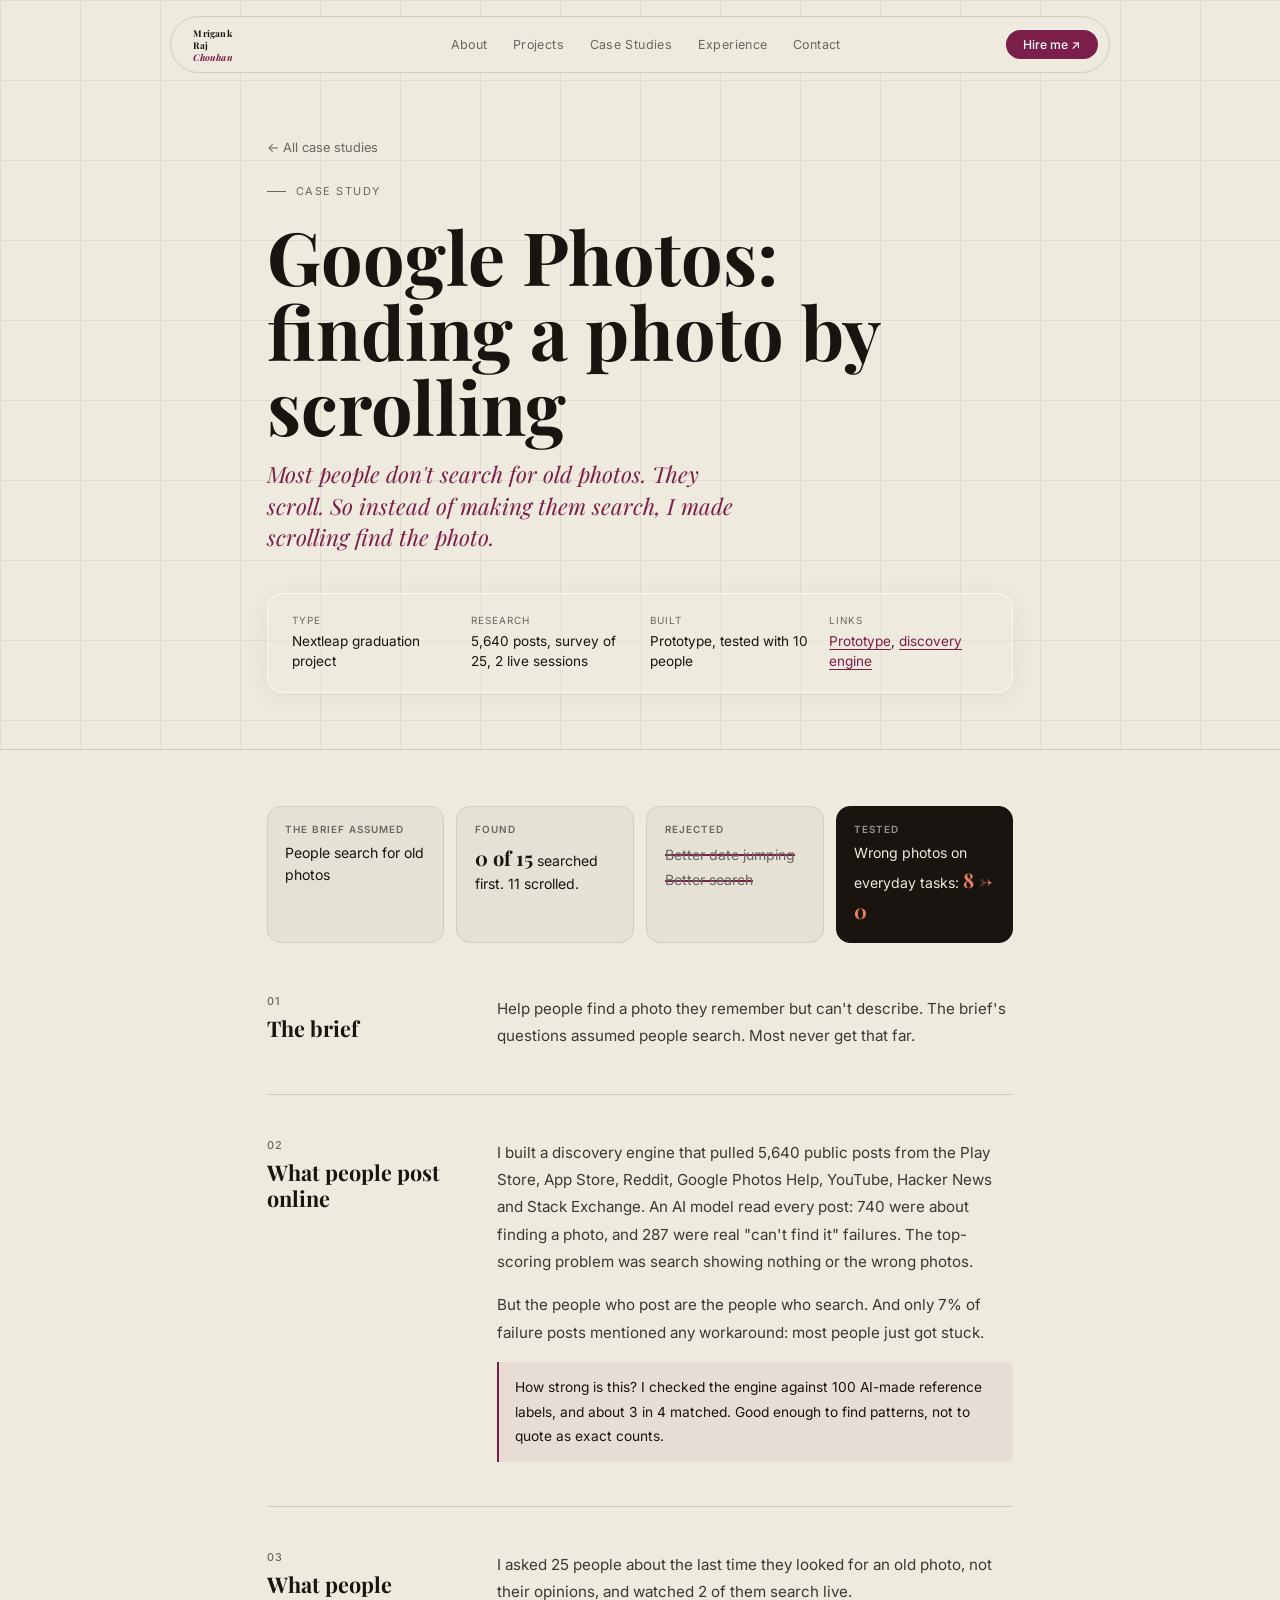
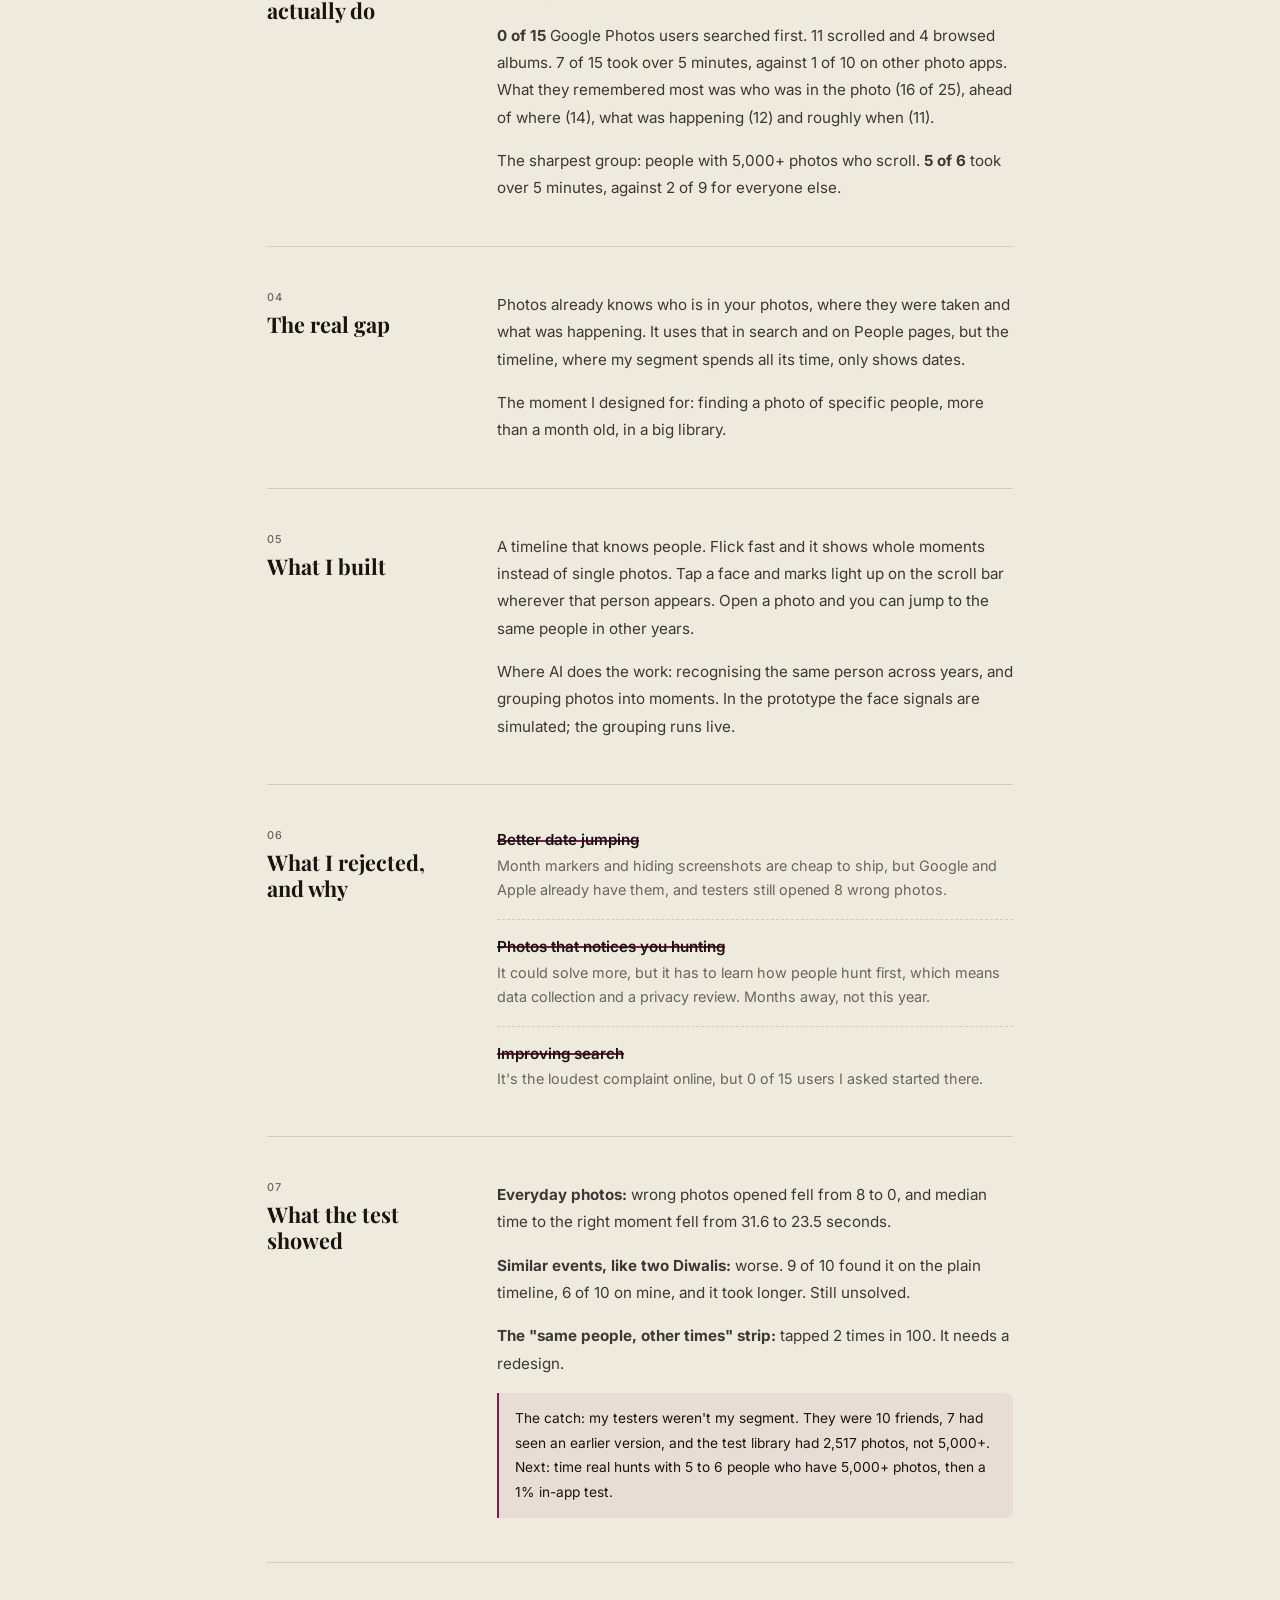
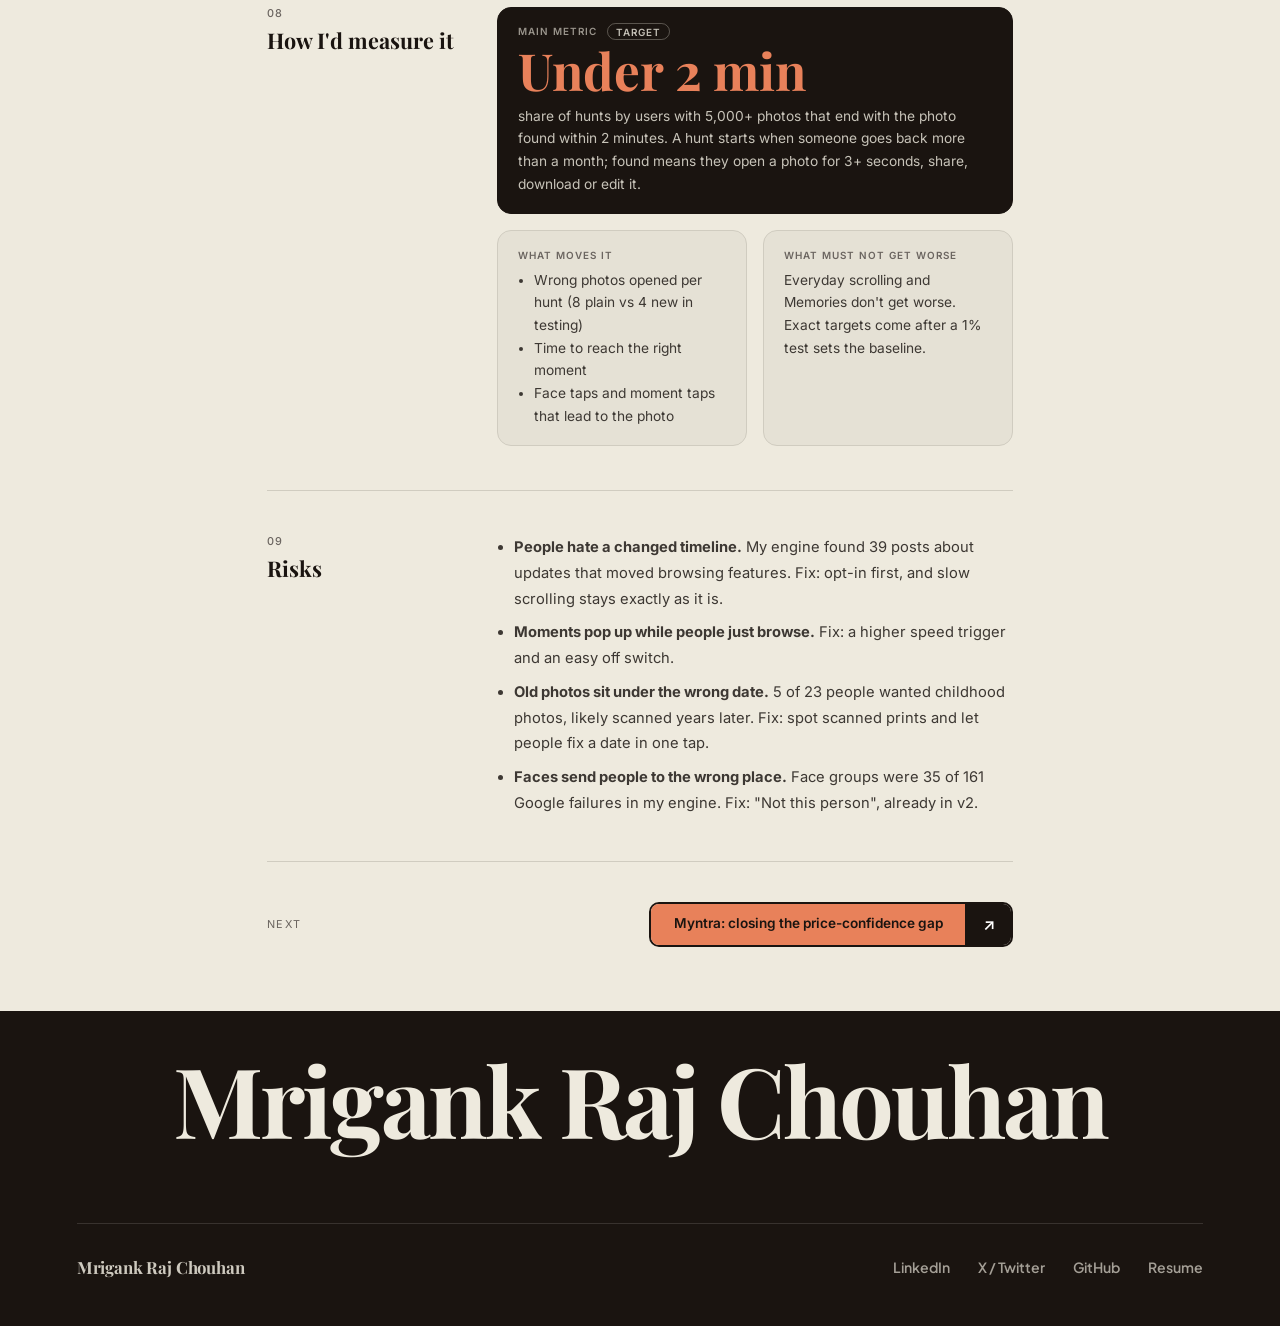
<file: work/google-photos.html>
<!DOCTYPE html>
<html lang="en">
<head>
<meta charset="UTF-8"/>
<meta name="viewport" content="width=device-width,initial-scale=1"/>
<title>Google Photos: finding a photo by scrolling · Mrigank Raj Chouhan</title>
<meta name="description" content="Most people don&#x27;t search for old photos. They scroll. So instead of making them search, I made scrolling find the photo."/>
<link rel="canonical" href="https://mrigankraj.vercel.app/work/google-photos"/>
<meta property="og:type" content="article"/>
<meta property="og:url" content="https://mrigankraj.vercel.app/work/google-photos"/>
<meta property="og:title" content="Google Photos: finding a photo by scrolling · Mrigank Raj Chouhan"/>
<meta property="og:description" content="Most people don&#x27;t search for old photos. They scroll. So instead of making them search, I made scrolling find the photo."/>
<meta property="og:image" content="https://mrigankraj.vercel.app/assets/images/og.png"/>
<meta name="twitter:card" content="summary_large_image"/>
<meta name="twitter:image" content="https://mrigankraj.vercel.app/assets/images/og.png"/>
<link rel="icon" href="/favicon.ico"/>
<link rel="preconnect" href="https://fonts.googleapis.com"/>
<link rel="preconnect" href="https://fonts.gstatic.com" crossorigin/>
<link href="https://fonts.googleapis.com/css2?family=Plus+Jakarta+Sans:wght@400;500;600;700;800&family=Playfair+Display:ital,wght@0,700;1,700&family=Inter:wght@300;400;500;600&display=swap" rel="stylesheet"/>
<link rel="stylesheet" href="/assets/css/main.css?v=27"/>
<link rel="stylesheet" href="/assets/css/case.css?v=5"/>
</head>
<body>

<div class="nav-wrap">
  <nav aria-label="Main navigation">
    <a class="nav-name" href="/">Mrigank<br>Raj<br><em>Chouhan</em></a>
    <div class="nav-links">
      <a href="/#bring">About</a>
      <a href="/#projects">Projects</a>
      <a href="/#teardowns">Case Studies</a>
      <a href="/#experience">Experience</a>
      <a href="/#contact">Contact</a>
    </div>
    <div class="nav-right">
      <a href="mailto:mrigankrajchouhan@gmail.com?subject=Product%20internship" class="nav-cta">Hire me ↗</a>
    </div>
  </nav>
</div>
<header class="case-hero grid-bg"><div class="case-wrap sec-inner"><a class="case-back" href="/#teardowns">← All case studies</a><div class="sec-label">Case study</div><h1 class="case-title">Google Photos: finding a photo by scrolling</h1><p class="case-lede">Most people don't search for old photos. They scroll. So instead of making them search, I made scrolling find the photo.</p><dl class="case-facts"><div><dt>Type</dt><dd>Nextleap graduation project</dd></div><div><dt>Research</dt><dd>5,640 posts, survey of 25, 2 live sessions</dd></div><div><dt>Built</dt><dd>Prototype, tested with 10 people</dd></div><div><dt>Links</dt><dd><a href="https://photos-timeline-concept.vercel.app" target="_blank" rel="noopener">Prototype</a>, <a href="https://photo-retrieval-discovery-engine.streamlit.app" target="_blank" rel="noopener">discovery engine</a></dd></div></dl></div></header>
<main class="case-body"><div class="case-wrap"><div class="glance"><div><span>The brief assumed</span><p>People search for old photos</p></div><div><span>Found</span><p><b>0 of 15</b> searched first. 11 scrolled.</p></div><div><span>Rejected</span><p><span class="cut">Better date jumping</span> <span class="cut">Better search</span></p></div><div><span>Tested</span><p>Wrong photos on everyday tasks: <b>8 → 0</b></p></div></div><section class="case-sec"><h2><span>01</span>The brief</h2><div class="body"><p>Help people find a photo they remember but can't describe. The brief's questions assumed people search. Most never get that far.</p></div></section><section class="case-sec"><h2><span>02</span>What people post online</h2><div class="body"><p>I built a discovery engine that pulled 5,640 public posts from the Play Store, App Store, Reddit, Google Photos Help, YouTube, Hacker News and Stack Exchange. An AI model read every post: 740 were about finding a photo, and 287 were real "can't find it" failures. The top-scoring problem was search showing nothing or the wrong photos.</p><p>But the people who post are the people who search. And only 7% of failure posts mentioned any workaround: most people just got stuck.</p><p class="signal">How strong is this? I checked the engine against 100 AI-made reference labels, and about 3 in 4 matched. Good enough to find patterns, not to quote as exact counts.</p></div></section><section class="case-sec"><h2><span>03</span>What people actually do</h2><div class="body"><p>I asked 25 people about the last time they looked for an old photo, not their opinions, and watched 2 of them search live.</p><p><b>0 of 15</b> Google Photos users searched first. 11 scrolled and 4 browsed albums. 7 of 15 took over 5 minutes, against 1 of 10 on other photo apps. What they remembered most was who was in the photo (16 of 25), ahead of where (14), what was happening (12) and roughly when (11).</p><p>The sharpest group: people with 5,000+ photos who scroll. <b>5 of 6</b> took over 5 minutes, against 2 of 9 for everyone else.</p></div></section><section class="case-sec"><h2><span>04</span>The real gap</h2><div class="body"><p>Photos already knows who is in your photos, where they were taken and what was happening. It uses that in search and on People pages, but the timeline, where my segment spends all its time, only shows dates.</p><p>The moment I designed for: finding a photo of specific people, more than a month old, in a big library.</p></div></section><section class="case-sec"><h2><span>05</span>What I built</h2><div class="body"><p>A timeline that knows people. Flick fast and it shows whole moments instead of single photos. Tap a face and marks light up on the scroll bar wherever that person appears. Open a photo and you can jump to the same people in other years.</p><p>Where AI does the work: recognising the same person across years, and grouping photos into moments. In the prototype the face signals are simulated; the grouping runs live.</p></div></section><section class="case-sec"><h2><span>06</span>What I rejected, and why</h2><div class="body"><ul class="reasons"><li><span class="cut wrapok">Better date jumping</span><span class="why">Month markers and hiding screenshots are cheap to ship, but Google and Apple already have them, and testers still opened 8 wrong photos.</span></li><li><span class="cut wrapok">Photos that notices you hunting</span><span class="why">It could solve more, but it has to learn how people hunt first, which means data collection and a privacy review. Months away, not this year.</span></li><li><span class="cut wrapok">Improving search</span><span class="why">It's the loudest complaint online, but 0 of 15 users I asked started there.</span></li></ul></div></section><section class="case-sec"><h2><span>07</span>What the test showed</h2><div class="body"><p><b>Everyday photos:</b> wrong photos opened fell from 8 to 0, and median time to the right moment fell from 31.6 to 23.5 seconds.</p><p><b>Similar events, like two Diwalis:</b> worse. 9 of 10 found it on the plain timeline, 6 of 10 on mine, and it took longer. Still unsolved.</p><p><b>The "same people, other times" strip:</b> tapped 2 times in 100. It needs a redesign.</p><p class="signal">The catch: my testers weren't my segment. They were 10 friends, 7 had seen an earlier version, and the test library had 2,517 photos, not 5,000+. Next: time real hunts with 5 to 6 people who have 5,000+ photos, then a 1% in-app test.</p></div></section><section class="case-sec"><h2><span>08</span>How I'd measure it</h2><div class="body"><div class="metric"><div class="main"><span class="k">Main metric <span class="tag">target</span></span><p class="figure">Under 2 min</p><p>share of hunts by users with 5,000+ photos that end with the photo found within 2 minutes. A hunt starts when someone goes back more than a month; found means they open a photo for 3+ seconds, share, download or edit it.</p></div><div><span class="k">What moves it</span><ul><li>Wrong photos opened per hunt (8 plain vs 4 new in testing)</li><li>Time to reach the right moment</li><li>Face taps and moment taps that lead to the photo</li></ul></div><div><span class="k">What must not get worse</span><p>Everyday scrolling and Memories don't get worse. Exact targets come after a 1% test sets the baseline.</p></div></div></div></section><section class="case-sec"><h2><span>09</span>Risks</h2><div class="body"><ul class="plain"><li><b>People hate a changed timeline.</b> My engine found 39 posts about updates that moved browsing features. Fix: opt-in first, and slow scrolling stays exactly as it is.</li><li><b>Moments pop up while people just browse.</b> Fix: a higher speed trigger and an easy off switch.</li><li><b>Old photos sit under the wrong date.</b> 5 of 23 people wanted childhood photos, likely scanned years later. Fix: spot scanned prints and let people fix a date in one tap.</li><li><b>Faces send people to the wrong place.</b> Face groups were 35 of 161 Google failures in my engine. Fix: "Not this person", already in v2.</li></ul></div></section>
<div class="case-next"><span>Next</span><a href="/work/myntra-wishlist.html" class="btn-twotone"><span class="bt-text">Myntra: closing the price-confidence gap</span><span class="bt-icon">↗</span></a></div></div></main>

<footer>
  <div class="footer-giant-title">Mrigank Raj Chouhan</div>
  <div class="footer-bottom-bar">
    <div class="footer-logo-text">Mrigank Raj Chouhan</div>
    <div class="footer-nav-links">
      <a href="https://www.linkedin.com/in/mrigankraj" target="_blank" rel="noopener noreferrer" class="footer-nav-link">LinkedIn</a>
      <a href="https://x.com/Mrigank_raj22" target="_blank" rel="noopener noreferrer" class="footer-nav-link">X / Twitter</a>
      <a href="https://github.com/mrigank-raj" target="_blank" rel="noopener noreferrer" class="footer-nav-link">GitHub</a>
      <a href="https://drive.google.com/file/d/1gmIsDmhPAh5XHuixjQSJWTEz9fLjeQnA/view?usp=sharing" target="_blank" rel="noopener noreferrer" class="footer-nav-link">Resume</a>
    </div>
  </div>
</footer>
<script defer src="/assets/js/site.js?v=6"></script>
</body>
</html>
</file>
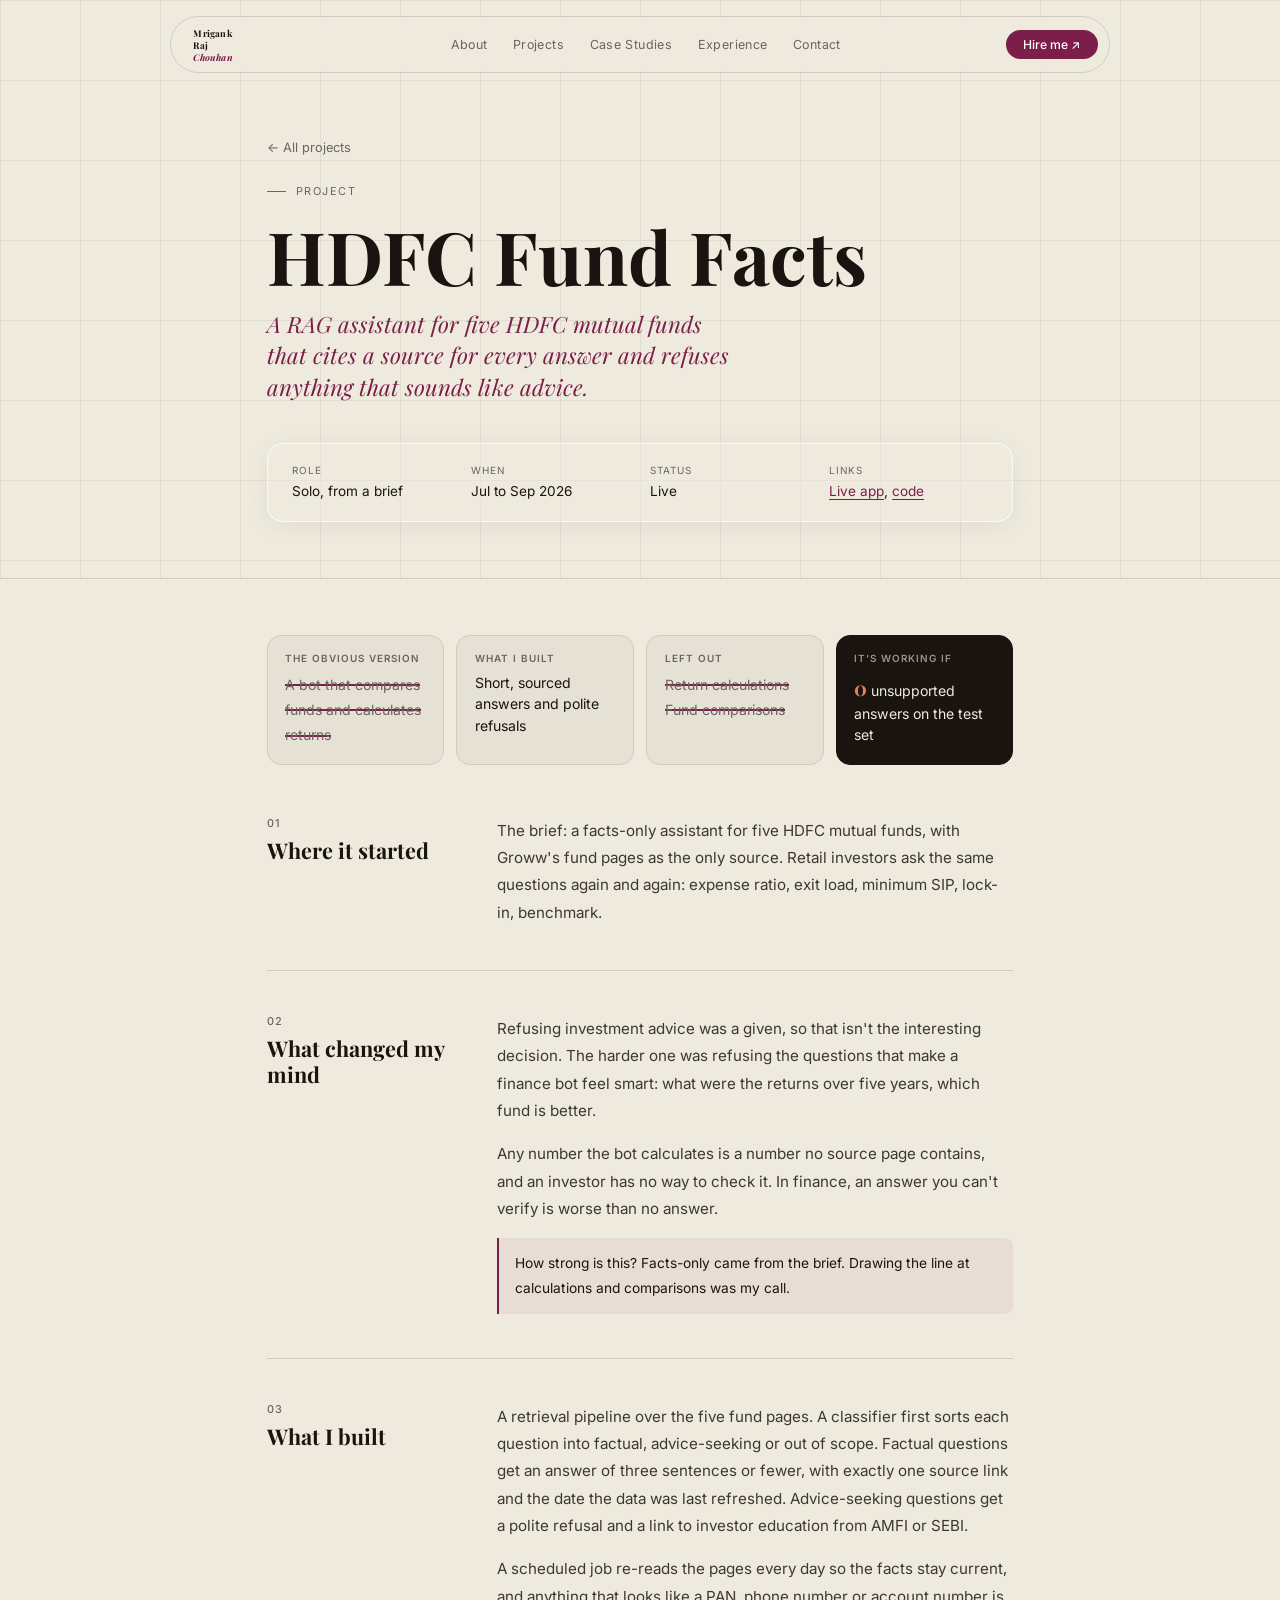
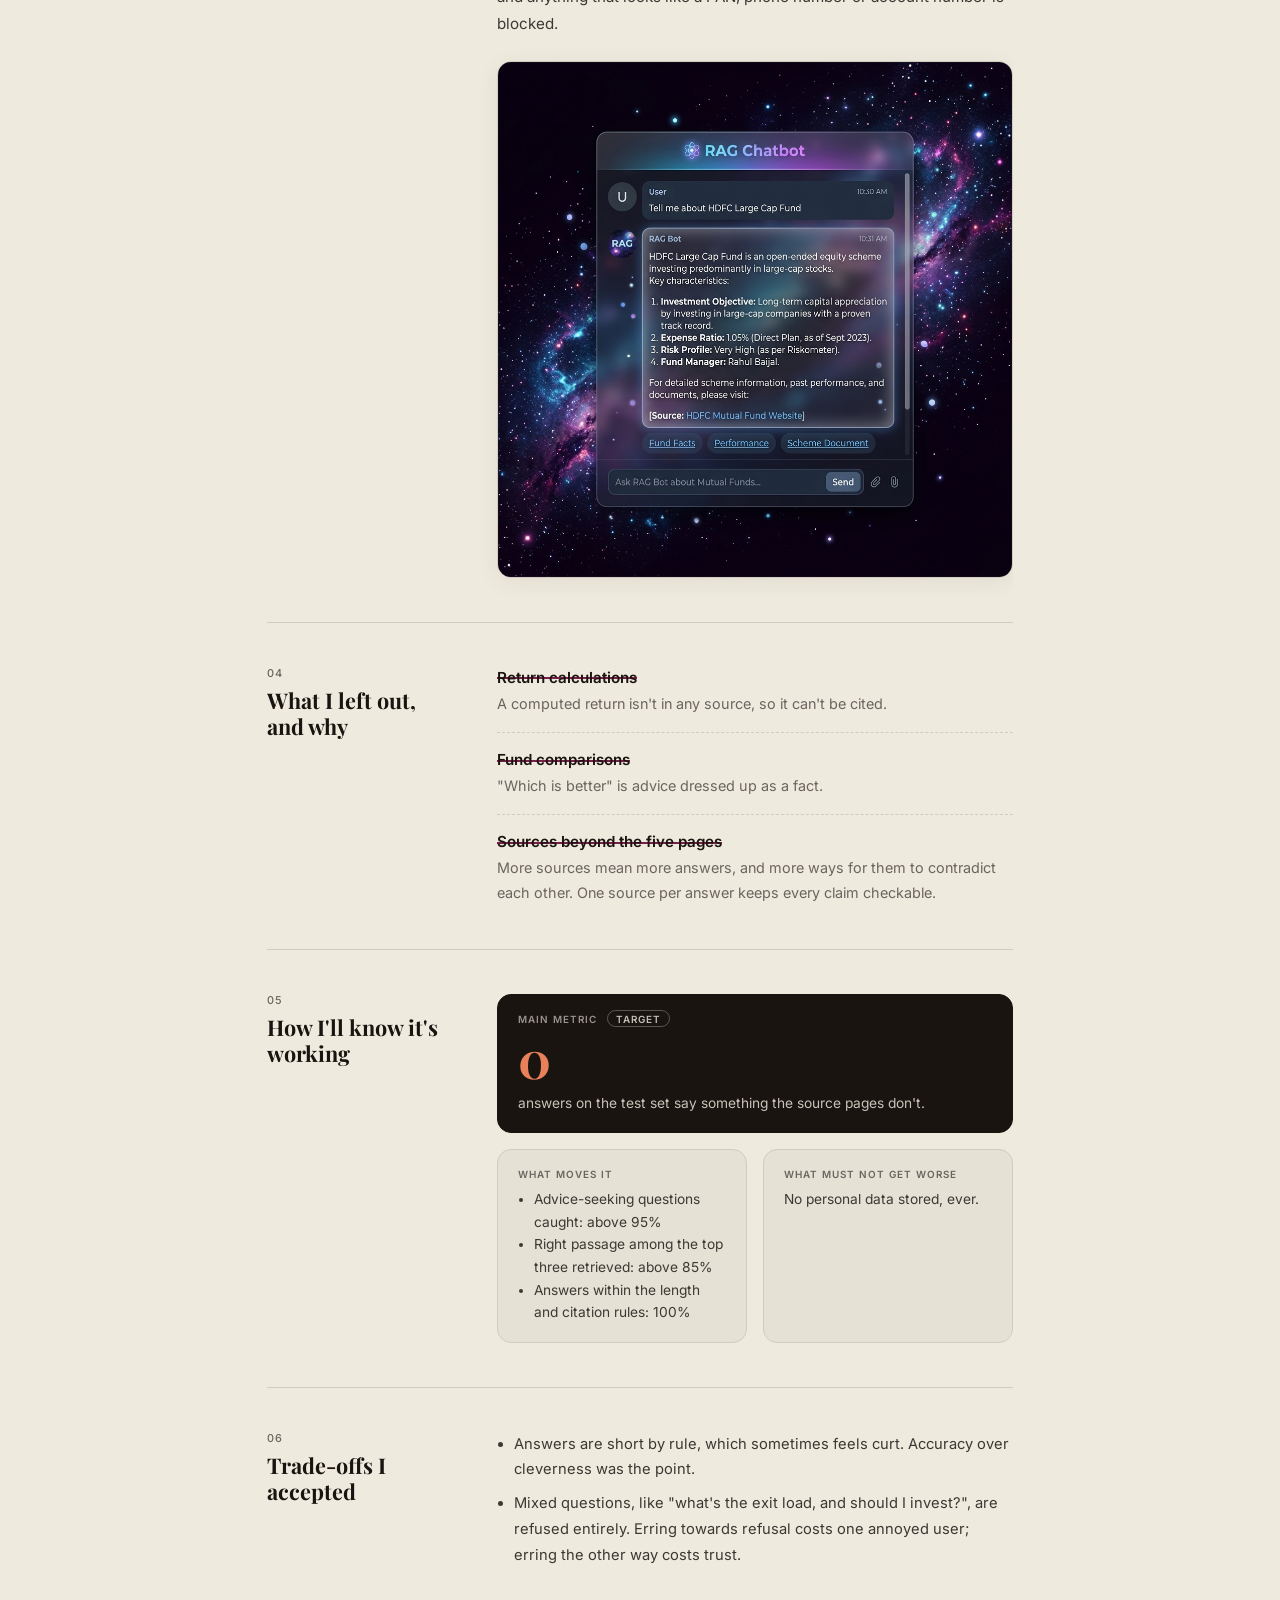
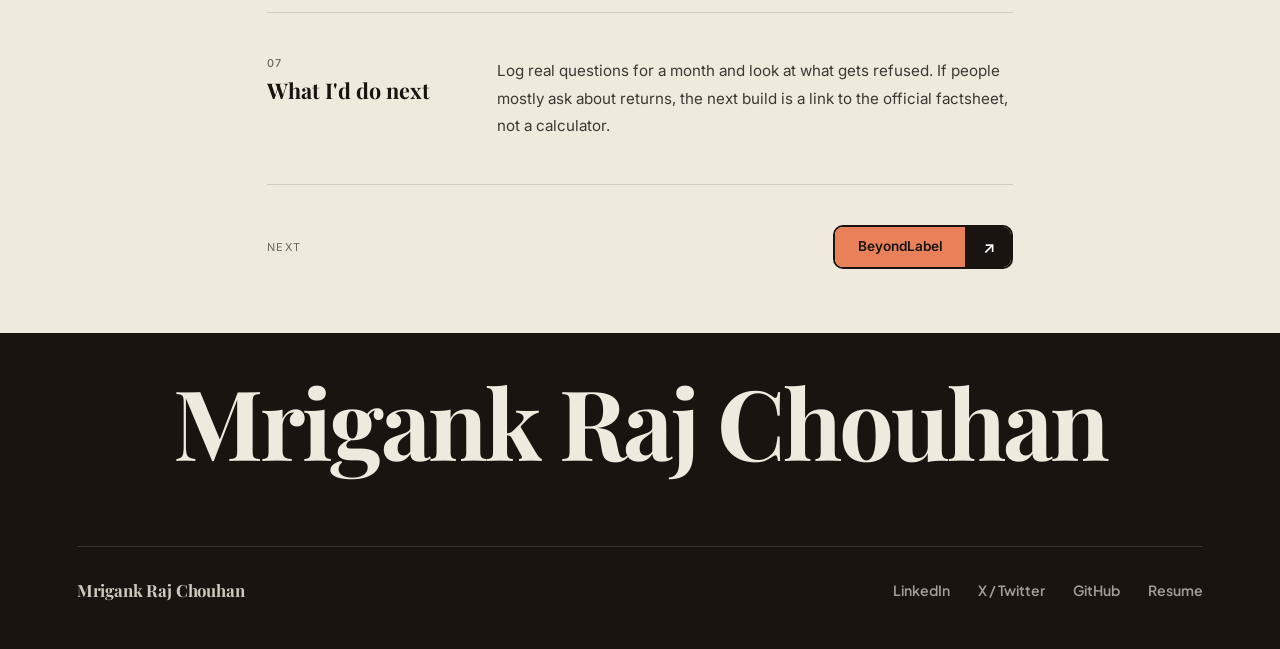
<file: work/hdfc-mf-bot.html>
<!DOCTYPE html>
<html lang="en">
<head>
<meta charset="UTF-8"/>
<meta name="viewport" content="width=device-width,initial-scale=1"/>
<title>HDFC Fund Facts · Mrigank Raj Chouhan</title>
<meta name="description" content="A RAG assistant for five HDFC mutual funds that cites a source for every answer and refuses anything that sounds like advice."/>
<link rel="canonical" href="https://mrigankraj.vercel.app/work/hdfc-mf-bot"/>
<meta property="og:type" content="article"/>
<meta property="og:url" content="https://mrigankraj.vercel.app/work/hdfc-mf-bot"/>
<meta property="og:title" content="HDFC Fund Facts · Mrigank Raj Chouhan"/>
<meta property="og:description" content="A RAG assistant for five HDFC mutual funds that cites a source for every answer and refuses anything that sounds like advice."/>
<meta property="og:image" content="https://mrigankraj.vercel.app/assets/images/og.png"/>
<meta name="twitter:card" content="summary_large_image"/>
<meta name="twitter:image" content="https://mrigankraj.vercel.app/assets/images/og.png"/>
<link rel="icon" href="/favicon.ico"/>
<link rel="preconnect" href="https://fonts.googleapis.com"/>
<link rel="preconnect" href="https://fonts.gstatic.com" crossorigin/>
<link href="https://fonts.googleapis.com/css2?family=Plus+Jakarta+Sans:wght@400;500;600;700;800&family=Playfair+Display:ital,wght@0,700;1,700&family=Inter:wght@300;400;500;600&display=swap" rel="stylesheet"/>
<link rel="stylesheet" href="/assets/css/main.css?v=27"/>
<link rel="stylesheet" href="/assets/css/case.css?v=5"/>
</head>
<body>

<div class="nav-wrap">
  <nav aria-label="Main navigation">
    <a class="nav-name" href="/">Mrigank<br>Raj<br><em>Chouhan</em></a>
    <div class="nav-links">
      <a href="/#bring">About</a>
      <a href="/#projects">Projects</a>
      <a href="/#teardowns">Case Studies</a>
      <a href="/#experience">Experience</a>
      <a href="/#contact">Contact</a>
    </div>
    <div class="nav-right">
      <a href="mailto:mrigankrajchouhan@gmail.com?subject=Product%20internship" class="nav-cta">Hire me ↗</a>
    </div>
  </nav>
</div>
<header class="case-hero grid-bg"><div class="case-wrap sec-inner"><a class="case-back" href="/#projects">← All projects</a><div class="sec-label">Project</div><h1 class="case-title">HDFC Fund Facts</h1><p class="case-lede">A RAG assistant for five HDFC mutual funds that cites a source for every answer and refuses anything that sounds like advice.</p><dl class="case-facts"><div><dt>Role</dt><dd>Solo, from a brief</dd></div><div><dt>When</dt><dd>Jul to Sep 2026</dd></div><div><dt>Status</dt><dd>Live</dd></div><div><dt>Links</dt><dd><a href="https://hdfc-mf-rag-chat.vercel.app/" target="_blank" rel="noopener">Live app</a>, <a href="https://github.com/mrigank-raj/Rag-Chatbot" target="_blank" rel="noopener">code</a></dd></div></dl></div></header>
<main class="case-body"><div class="case-wrap"><div class="glance"><div><span>The obvious version</span><p><span class="cut">A bot that compares funds and calculates returns</span></p></div><div><span>What I built</span><p>Short, sourced answers and polite refusals</p></div><div><span>Left out</span><p><span class="cut">Return calculations</span> <span class="cut">Fund comparisons</span></p></div><div><span>It's working if</span><p><b>0</b> unsupported answers on the test set</p></div></div><section class="case-sec"><h2><span>01</span>Where it started</h2><div class="body"><p>The brief: a facts-only assistant for five HDFC mutual funds, with Groww's fund pages as the only source. Retail investors ask the same questions again and again: expense ratio, exit load, minimum SIP, lock-in, benchmark.</p></div></section><section class="case-sec"><h2><span>02</span>What changed my mind</h2><div class="body"><p>Refusing investment advice was a given, so that isn't the interesting decision. The harder one was refusing the questions that make a finance bot feel smart: what were the returns over five years, which fund is better.</p><p>Any number the bot calculates is a number no source page contains, and an investor has no way to check it. In finance, an answer you can't verify is worse than no answer.</p><p class="signal">How strong is this? Facts-only came from the brief. Drawing the line at calculations and comparisons was my call.</p></div></section><section class="case-sec"><h2><span>03</span>What I built</h2><div class="body"><p>A retrieval pipeline over the five fund pages. A classifier first sorts each question into factual, advice-seeking or out of scope. Factual questions get an answer of three sentences or fewer, with exactly one source link and the date the data was last refreshed. Advice-seeking questions get a polite refusal and a link to investor education from AMFI or SEBI.</p><p>A scheduled job re-reads the pages every day so the facts stay current, and anything that looks like a PAN, phone number or account number is blocked.</p><figure class="shot"><img src="/assets/projects/ragchatbot_app.png" alt="HDFC Fund Facts answering a question with a source link" loading="lazy"></figure></div></section><section class="case-sec"><h2><span>04</span>What I left out, and why</h2><div class="body"><ul class="reasons"><li><span class="cut wrapok">Return calculations</span><span class="why">A computed return isn't in any source, so it can't be cited.</span></li><li><span class="cut wrapok">Fund comparisons</span><span class="why">"Which is better" is advice dressed up as a fact.</span></li><li><span class="cut wrapok">Sources beyond the five pages</span><span class="why">More sources mean more answers, and more ways for them to contradict each other. One source per answer keeps every claim checkable.</span></li></ul></div></section><section class="case-sec"><h2><span>05</span>How I'll know it's working</h2><div class="body"><div class="metric"><div class="main"><span class="k">Main metric <span class="tag">target</span></span><p class="figure">0</p><p>answers on the test set say something the source pages don't.</p></div><div><span class="k">What moves it</span><ul><li>Advice-seeking questions caught: above 95%</li><li>Right passage among the top three retrieved: above 85%</li><li>Answers within the length and citation rules: 100%</li></ul></div><div><span class="k">What must not get worse</span><p>No personal data stored, ever.</p></div></div></div></section><section class="case-sec"><h2><span>06</span>Trade-offs I accepted</h2><div class="body"><ul class="plain"><li>Answers are short by rule, which sometimes feels curt. Accuracy over cleverness was the point.</li><li>Mixed questions, like "what's the exit load, and should I invest?", are refused entirely. Erring towards refusal costs one annoyed user; erring the other way costs trust.</li></ul></div></section><section class="case-sec"><h2><span>07</span>What I'd do next</h2><div class="body"><p>Log real questions for a month and look at what gets refused. If people mostly ask about returns, the next build is a link to the official factsheet, not a calculator.</p></div></section>
<div class="case-next"><span>Next</span><a href="/work/beyondlabel.html" class="btn-twotone"><span class="bt-text">BeyondLabel</span><span class="bt-icon">↗</span></a></div></div></main>

<footer>
  <div class="footer-giant-title">Mrigank Raj Chouhan</div>
  <div class="footer-bottom-bar">
    <div class="footer-logo-text">Mrigank Raj Chouhan</div>
    <div class="footer-nav-links">
      <a href="https://www.linkedin.com/in/mrigankraj" target="_blank" rel="noopener noreferrer" class="footer-nav-link">LinkedIn</a>
      <a href="https://x.com/Mrigank_raj22" target="_blank" rel="noopener noreferrer" class="footer-nav-link">X / Twitter</a>
      <a href="https://github.com/mrigank-raj" target="_blank" rel="noopener noreferrer" class="footer-nav-link">GitHub</a>
      <a href="https://drive.google.com/file/d/1gmIsDmhPAh5XHuixjQSJWTEz9fLjeQnA/view?usp=sharing" target="_blank" rel="noopener noreferrer" class="footer-nav-link">Resume</a>
    </div>
  </div>
</footer>
<script defer src="/assets/js/site.js?v=6"></script>
</body>
</html>
</file>
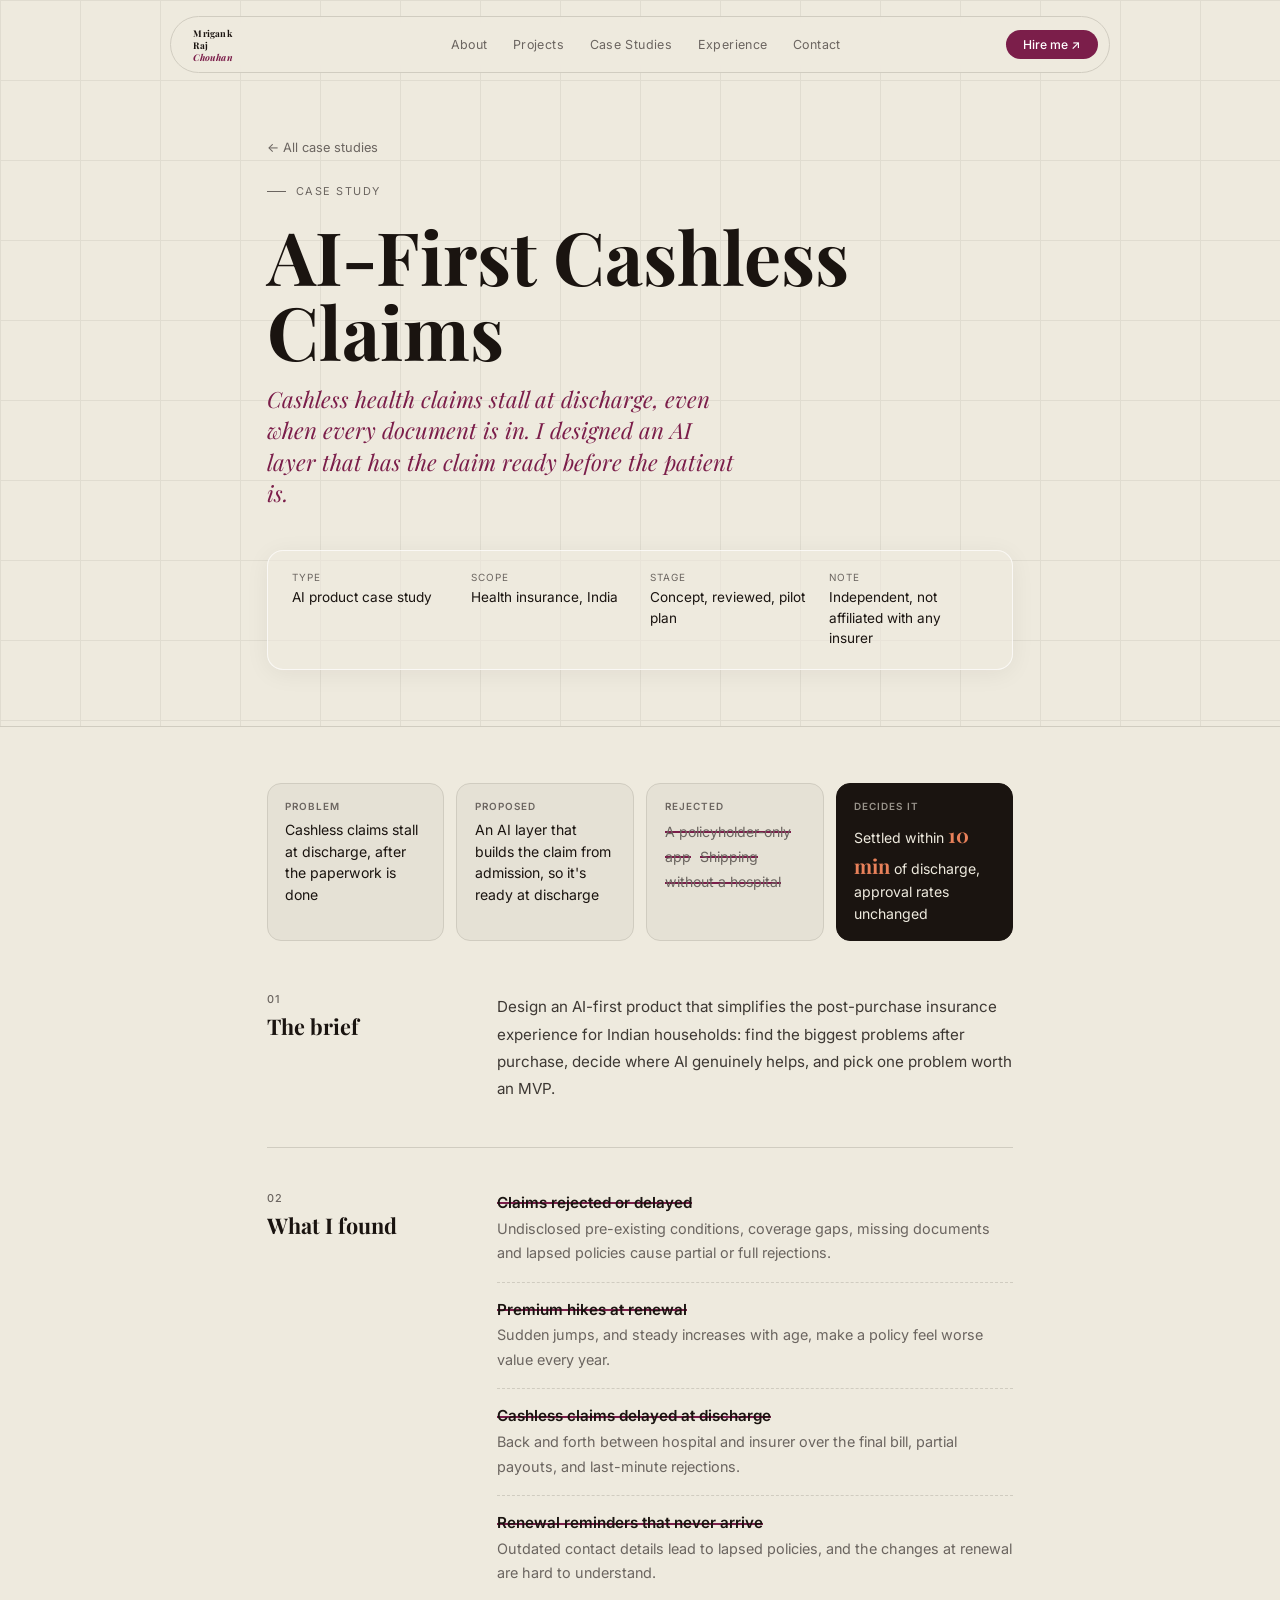
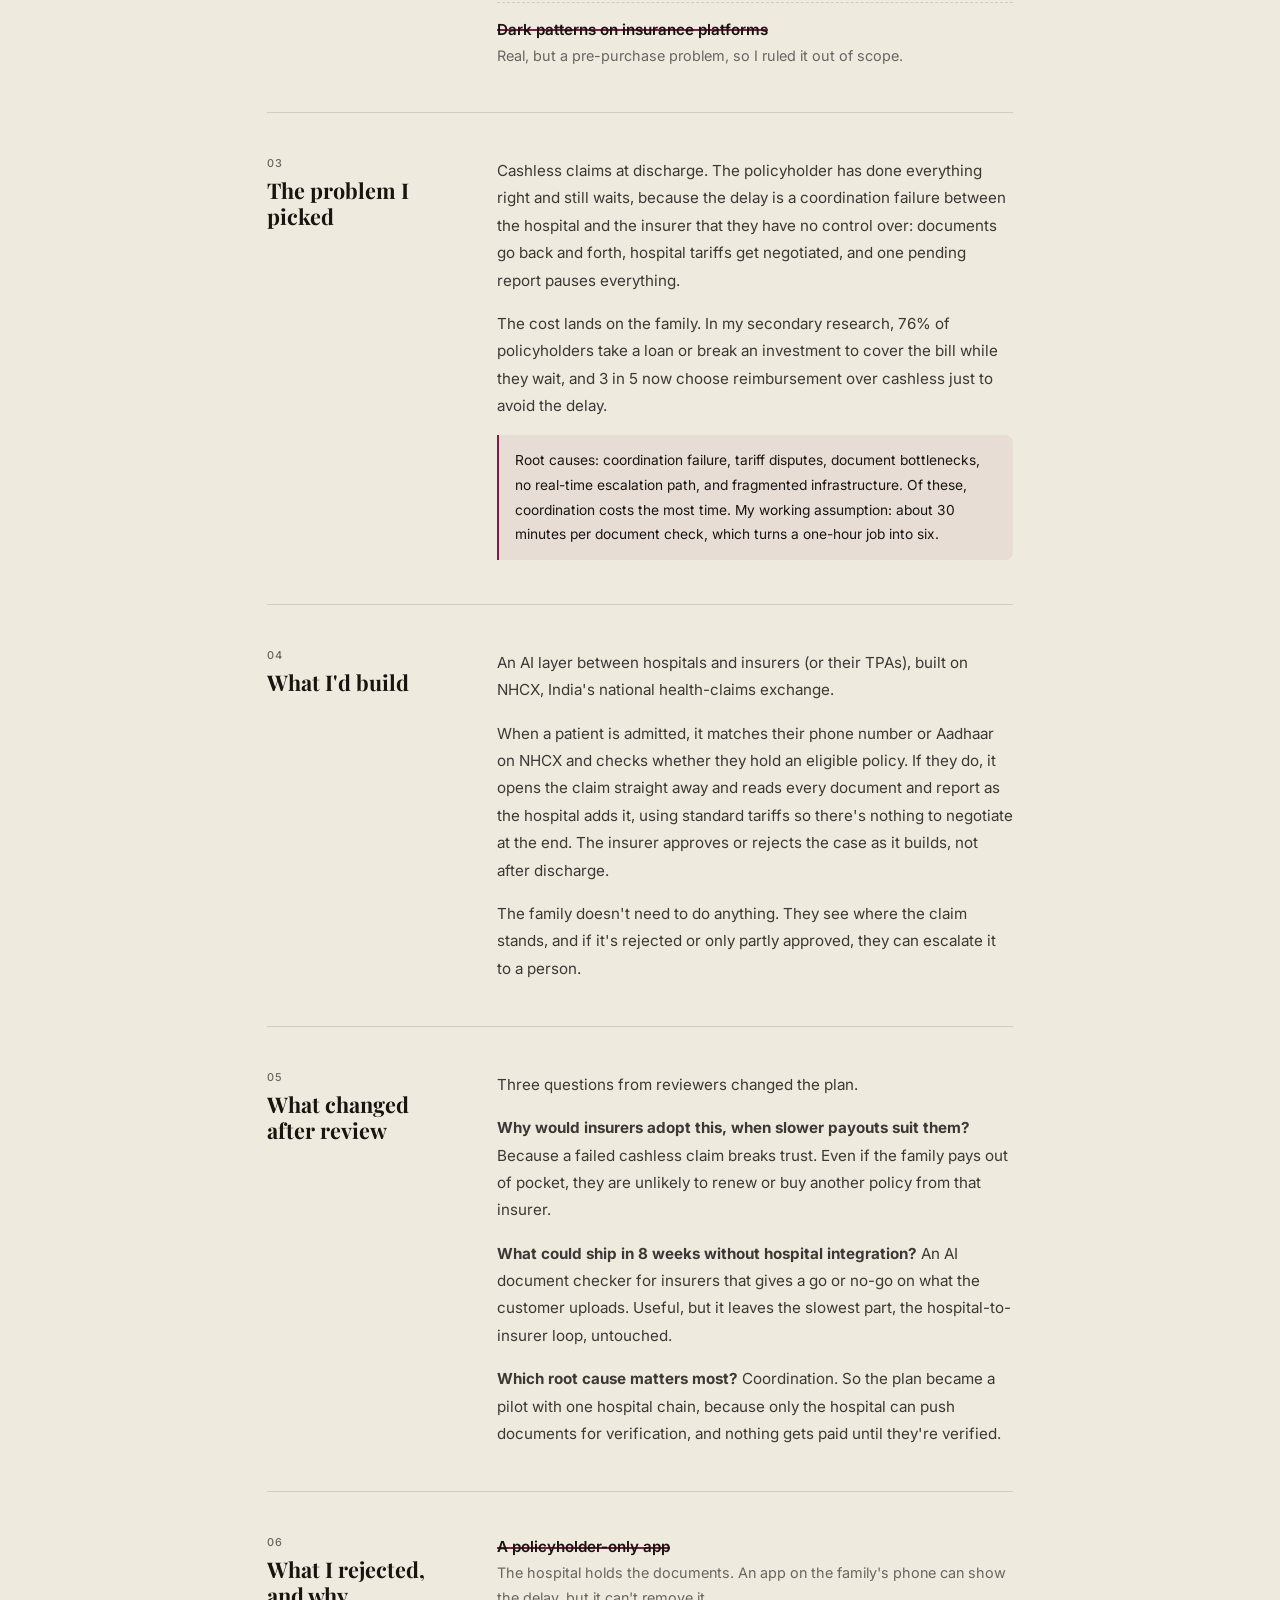
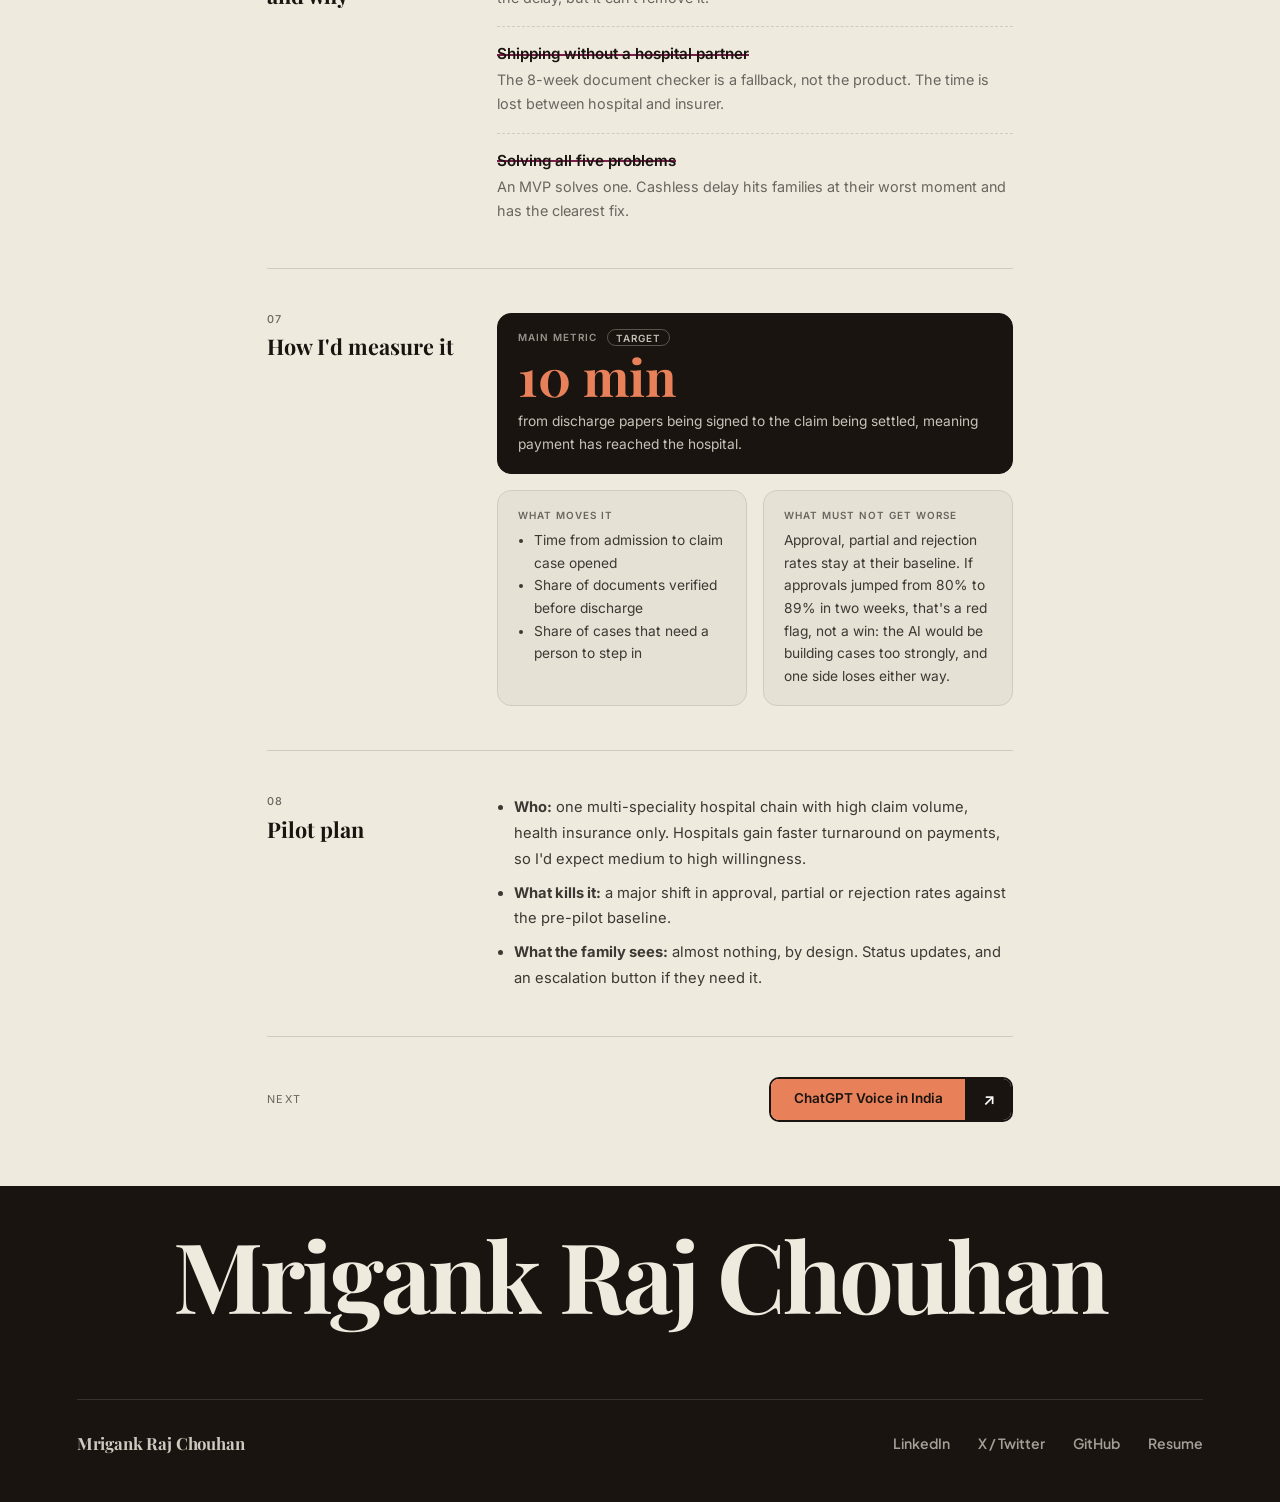
<file: work/insurance-claims.html>
<!DOCTYPE html>
<html lang="en">
<head>
<meta charset="UTF-8"/>
<meta name="viewport" content="width=device-width,initial-scale=1"/>
<title>AI-First Cashless Claims · Mrigank Raj Chouhan</title>
<meta name="description" content="Cashless health claims stall at discharge, even when every document is in. I designed an AI layer that has the claim ready before the patient is."/>
<link rel="canonical" href="https://mrigankraj.vercel.app/work/insurance-claims"/>
<meta property="og:type" content="article"/>
<meta property="og:url" content="https://mrigankraj.vercel.app/work/insurance-claims"/>
<meta property="og:title" content="AI-First Cashless Claims · Mrigank Raj Chouhan"/>
<meta property="og:description" content="Cashless health claims stall at discharge, even when every document is in. I designed an AI layer that has the claim ready before the patient is."/>
<meta property="og:image" content="https://mrigankraj.vercel.app/assets/images/og.png"/>
<meta name="twitter:card" content="summary_large_image"/>
<meta name="twitter:image" content="https://mrigankraj.vercel.app/assets/images/og.png"/>
<link rel="icon" href="/favicon.ico"/>
<link rel="preconnect" href="https://fonts.googleapis.com"/>
<link rel="preconnect" href="https://fonts.gstatic.com" crossorigin/>
<link href="https://fonts.googleapis.com/css2?family=Plus+Jakarta+Sans:wght@400;500;600;700;800&family=Playfair+Display:ital,wght@0,700;1,700&family=Inter:wght@300;400;500;600&display=swap" rel="stylesheet"/>
<link rel="stylesheet" href="/assets/css/main.css?v=27"/>
<link rel="stylesheet" href="/assets/css/case.css?v=5"/>
</head>
<body>

<div class="nav-wrap">
  <nav aria-label="Main navigation">
    <a class="nav-name" href="/">Mrigank<br>Raj<br><em>Chouhan</em></a>
    <div class="nav-links">
      <a href="/#bring">About</a>
      <a href="/#projects">Projects</a>
      <a href="/#teardowns">Case Studies</a>
      <a href="/#experience">Experience</a>
      <a href="/#contact">Contact</a>
    </div>
    <div class="nav-right">
      <a href="mailto:mrigankrajchouhan@gmail.com?subject=Product%20internship" class="nav-cta">Hire me ↗</a>
    </div>
  </nav>
</div>
<header class="case-hero grid-bg"><div class="case-wrap sec-inner"><a class="case-back" href="/#teardowns">← All case studies</a><div class="sec-label">Case study</div><h1 class="case-title">AI-First Cashless Claims</h1><p class="case-lede">Cashless health claims stall at discharge, even when every document is in. I designed an AI layer that has the claim ready before the patient is.</p><dl class="case-facts"><div><dt>Type</dt><dd>AI product case study</dd></div><div><dt>Scope</dt><dd>Health insurance, India</dd></div><div><dt>Stage</dt><dd>Concept, reviewed, pilot plan</dd></div><div><dt>Note</dt><dd>Independent, not affiliated with any insurer</dd></div></dl></div></header>
<main class="case-body"><div class="case-wrap"><div class="glance"><div><span>Problem</span><p>Cashless claims stall at discharge, after the paperwork is done</p></div><div><span>Proposed</span><p>An AI layer that builds the claim from admission, so it's ready at discharge</p></div><div><span>Rejected</span><p><span class="cut">A policyholder-only app</span> <span class="cut">Shipping without a hospital</span></p></div><div><span>Decides it</span><p>Settled within <b>10 min</b> of discharge, approval rates unchanged</p></div></div><section class="case-sec"><h2><span>01</span>The brief</h2><div class="body"><p>Design an AI-first product that simplifies the post-purchase insurance experience for Indian households: find the biggest problems after purchase, decide where AI genuinely helps, and pick one problem worth an MVP.</p></div></section><section class="case-sec"><h2><span>02</span>What I found</h2><div class="body"><ul class="reasons"><li><span class="cut wrapok">Claims rejected or delayed</span><span class="why">Undisclosed pre-existing conditions, coverage gaps, missing documents and lapsed policies cause partial or full rejections.</span></li><li><span class="cut wrapok">Premium hikes at renewal</span><span class="why">Sudden jumps, and steady increases with age, make a policy feel worse value every year.</span></li><li><span class="cut wrapok">Cashless claims delayed at discharge</span><span class="why">Back and forth between hospital and insurer over the final bill, partial payouts, and last-minute rejections.</span></li><li><span class="cut wrapok">Renewal reminders that never arrive</span><span class="why">Outdated contact details lead to lapsed policies, and the changes at renewal are hard to understand.</span></li><li><span class="cut wrapok">Dark patterns on insurance platforms</span><span class="why">Real, but a pre-purchase problem, so I ruled it out of scope.</span></li></ul></div></section><section class="case-sec"><h2><span>03</span>The problem I picked</h2><div class="body"><p>Cashless claims at discharge. The policyholder has done everything right and still waits, because the delay is a coordination failure between the hospital and the insurer that they have no control over: documents go back and forth, hospital tariffs get negotiated, and one pending report pauses everything.</p><p>The cost lands on the family. In my secondary research, 76% of policyholders take a loan or break an investment to cover the bill while they wait, and 3 in 5 now choose reimbursement over cashless just to avoid the delay.</p><p class="signal">Root causes: coordination failure, tariff disputes, document bottlenecks, no real-time escalation path, and fragmented infrastructure. Of these, coordination costs the most time. My working assumption: about 30 minutes per document check, which turns a one-hour job into six.</p></div></section><section class="case-sec"><h2><span>04</span>What I'd build</h2><div class="body"><p>An AI layer between hospitals and insurers (or their TPAs), built on NHCX, India's national health-claims exchange.</p><p>When a patient is admitted, it matches their phone number or Aadhaar on NHCX and checks whether they hold an eligible policy. If they do, it opens the claim straight away and reads every document and report as the hospital adds it, using standard tariffs so there's nothing to negotiate at the end. The insurer approves or rejects the case as it builds, not after discharge.</p><p>The family doesn't need to do anything. They see where the claim stands, and if it's rejected or only partly approved, they can escalate it to a person.</p></div></section><section class="case-sec"><h2><span>05</span>What changed after review</h2><div class="body"><p>Three questions from reviewers changed the plan.</p><p><b>Why would insurers adopt this, when slower payouts suit them?</b> Because a failed cashless claim breaks trust. Even if the family pays out of pocket, they are unlikely to renew or buy another policy from that insurer.</p><p><b>What could ship in 8 weeks without hospital integration?</b> An AI document checker for insurers that gives a go or no-go on what the customer uploads. Useful, but it leaves the slowest part, the hospital-to-insurer loop, untouched.</p><p><b>Which root cause matters most?</b> Coordination. So the plan became a pilot with one hospital chain, because only the hospital can push documents for verification, and nothing gets paid until they're verified.</p></div></section><section class="case-sec"><h2><span>06</span>What I rejected, and why</h2><div class="body"><ul class="reasons"><li><span class="cut wrapok">A policyholder-only app</span><span class="why">The hospital holds the documents. An app on the family's phone can show the delay, but it can't remove it.</span></li><li><span class="cut wrapok">Shipping without a hospital partner</span><span class="why">The 8-week document checker is a fallback, not the product. The time is lost between hospital and insurer.</span></li><li><span class="cut wrapok">Solving all five problems</span><span class="why">An MVP solves one. Cashless delay hits families at their worst moment and has the clearest fix.</span></li></ul></div></section><section class="case-sec"><h2><span>07</span>How I'd measure it</h2><div class="body"><div class="metric"><div class="main"><span class="k">Main metric <span class="tag">target</span></span><p class="figure">10 min</p><p>from discharge papers being signed to the claim being settled, meaning payment has reached the hospital.</p></div><div><span class="k">What moves it</span><ul><li>Time from admission to claim case opened</li><li>Share of documents verified before discharge</li><li>Share of cases that need a person to step in</li></ul></div><div><span class="k">What must not get worse</span><p>Approval, partial and rejection rates stay at their baseline. If approvals jumped from 80% to 89% in two weeks, that's a red flag, not a win: the AI would be building cases too strongly, and one side loses either way.</p></div></div></div></section><section class="case-sec"><h2><span>08</span>Pilot plan</h2><div class="body"><ul class="plain"><li><b>Who:</b> one multi-speciality hospital chain with high claim volume, health insurance only. Hospitals gain faster turnaround on payments, so I'd expect medium to high willingness.</li><li><b>What kills it:</b> a major shift in approval, partial or rejection rates against the pre-pilot baseline.</li><li><b>What the family sees:</b> almost nothing, by design. Status updates, and an escalation button if they need it.</li></ul></div></section>
<div class="case-next"><span>Next</span><a href="/work/chatgpt-voice.html" class="btn-twotone"><span class="bt-text">ChatGPT Voice in India</span><span class="bt-icon">↗</span></a></div></div></main>

<footer>
  <div class="footer-giant-title">Mrigank Raj Chouhan</div>
  <div class="footer-bottom-bar">
    <div class="footer-logo-text">Mrigank Raj Chouhan</div>
    <div class="footer-nav-links">
      <a href="https://www.linkedin.com/in/mrigankraj" target="_blank" rel="noopener noreferrer" class="footer-nav-link">LinkedIn</a>
      <a href="https://x.com/Mrigank_raj22" target="_blank" rel="noopener noreferrer" class="footer-nav-link">X / Twitter</a>
      <a href="https://github.com/mrigank-raj" target="_blank" rel="noopener noreferrer" class="footer-nav-link">GitHub</a>
      <a href="https://drive.google.com/file/d/1gmIsDmhPAh5XHuixjQSJWTEz9fLjeQnA/view?usp=sharing" target="_blank" rel="noopener noreferrer" class="footer-nav-link">Resume</a>
    </div>
  </div>
</footer>
<script defer src="/assets/js/site.js?v=6"></script>
</body>
</html>
</file>
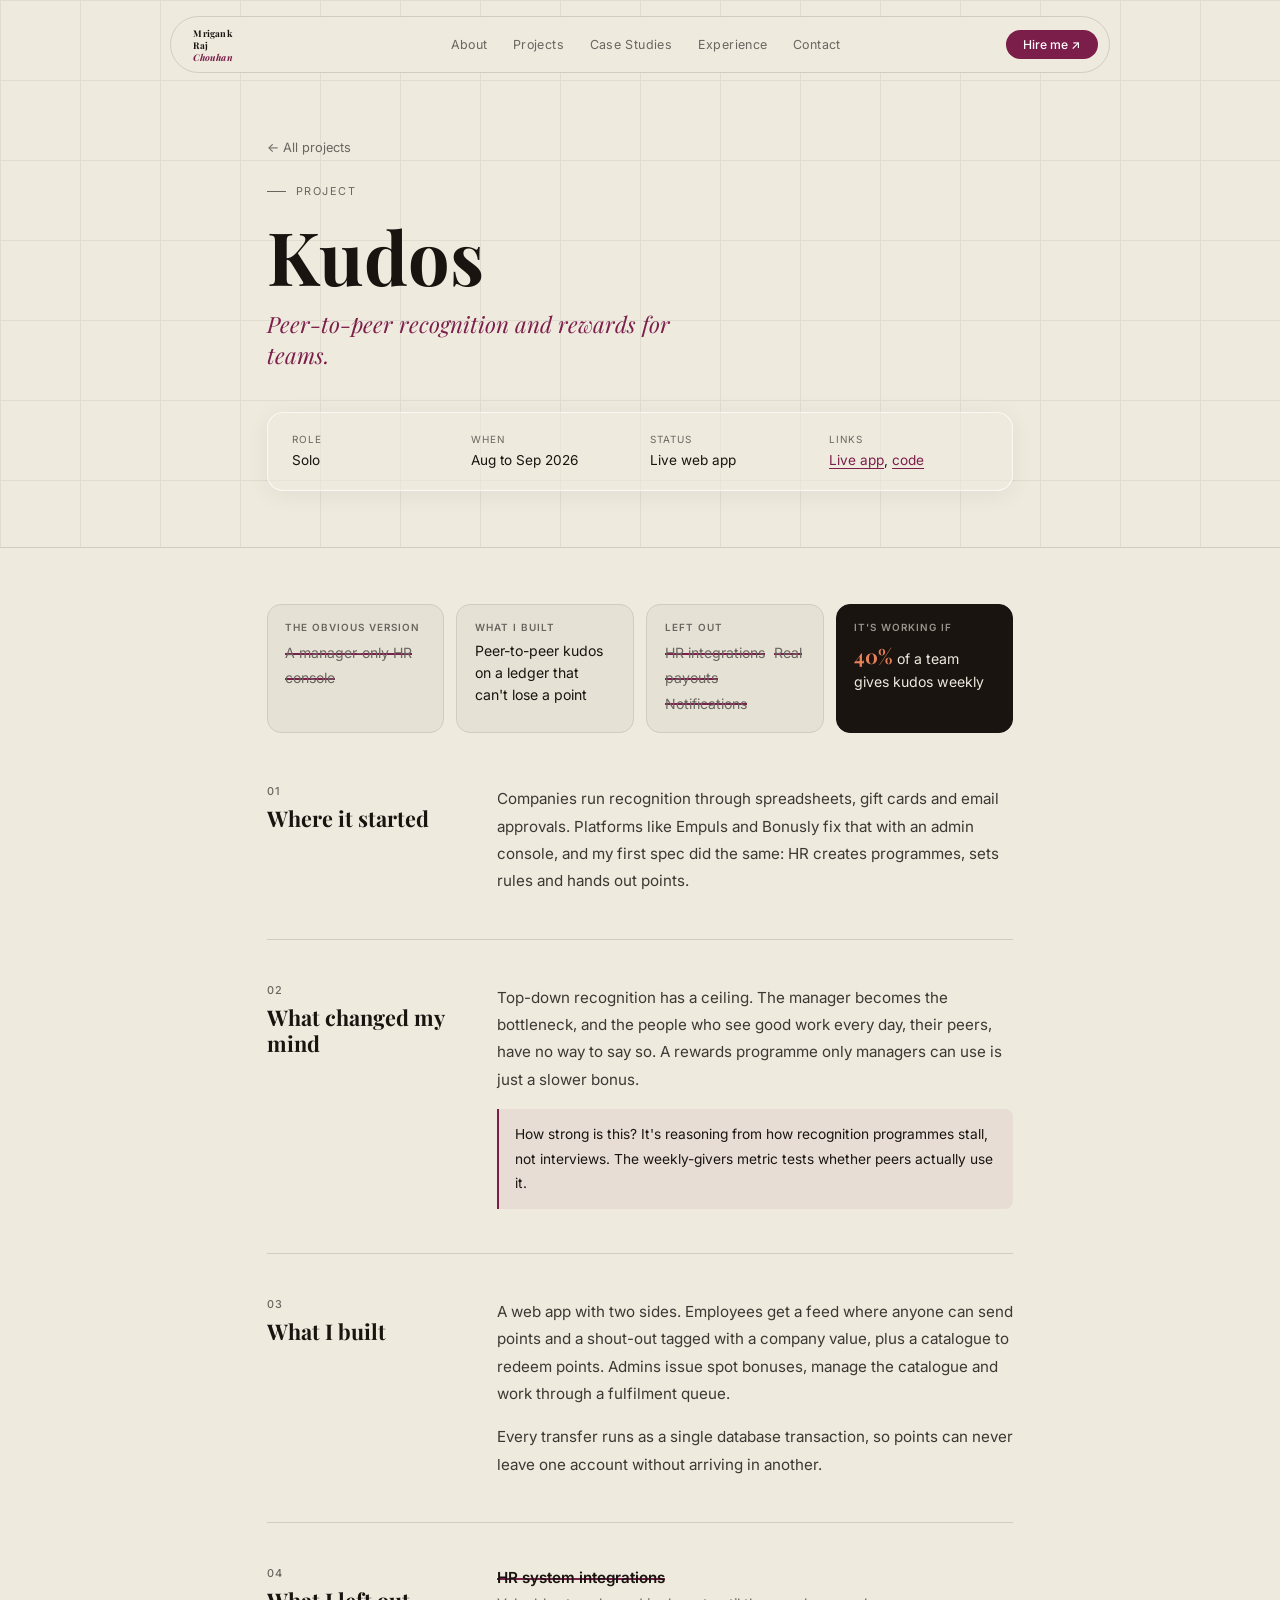
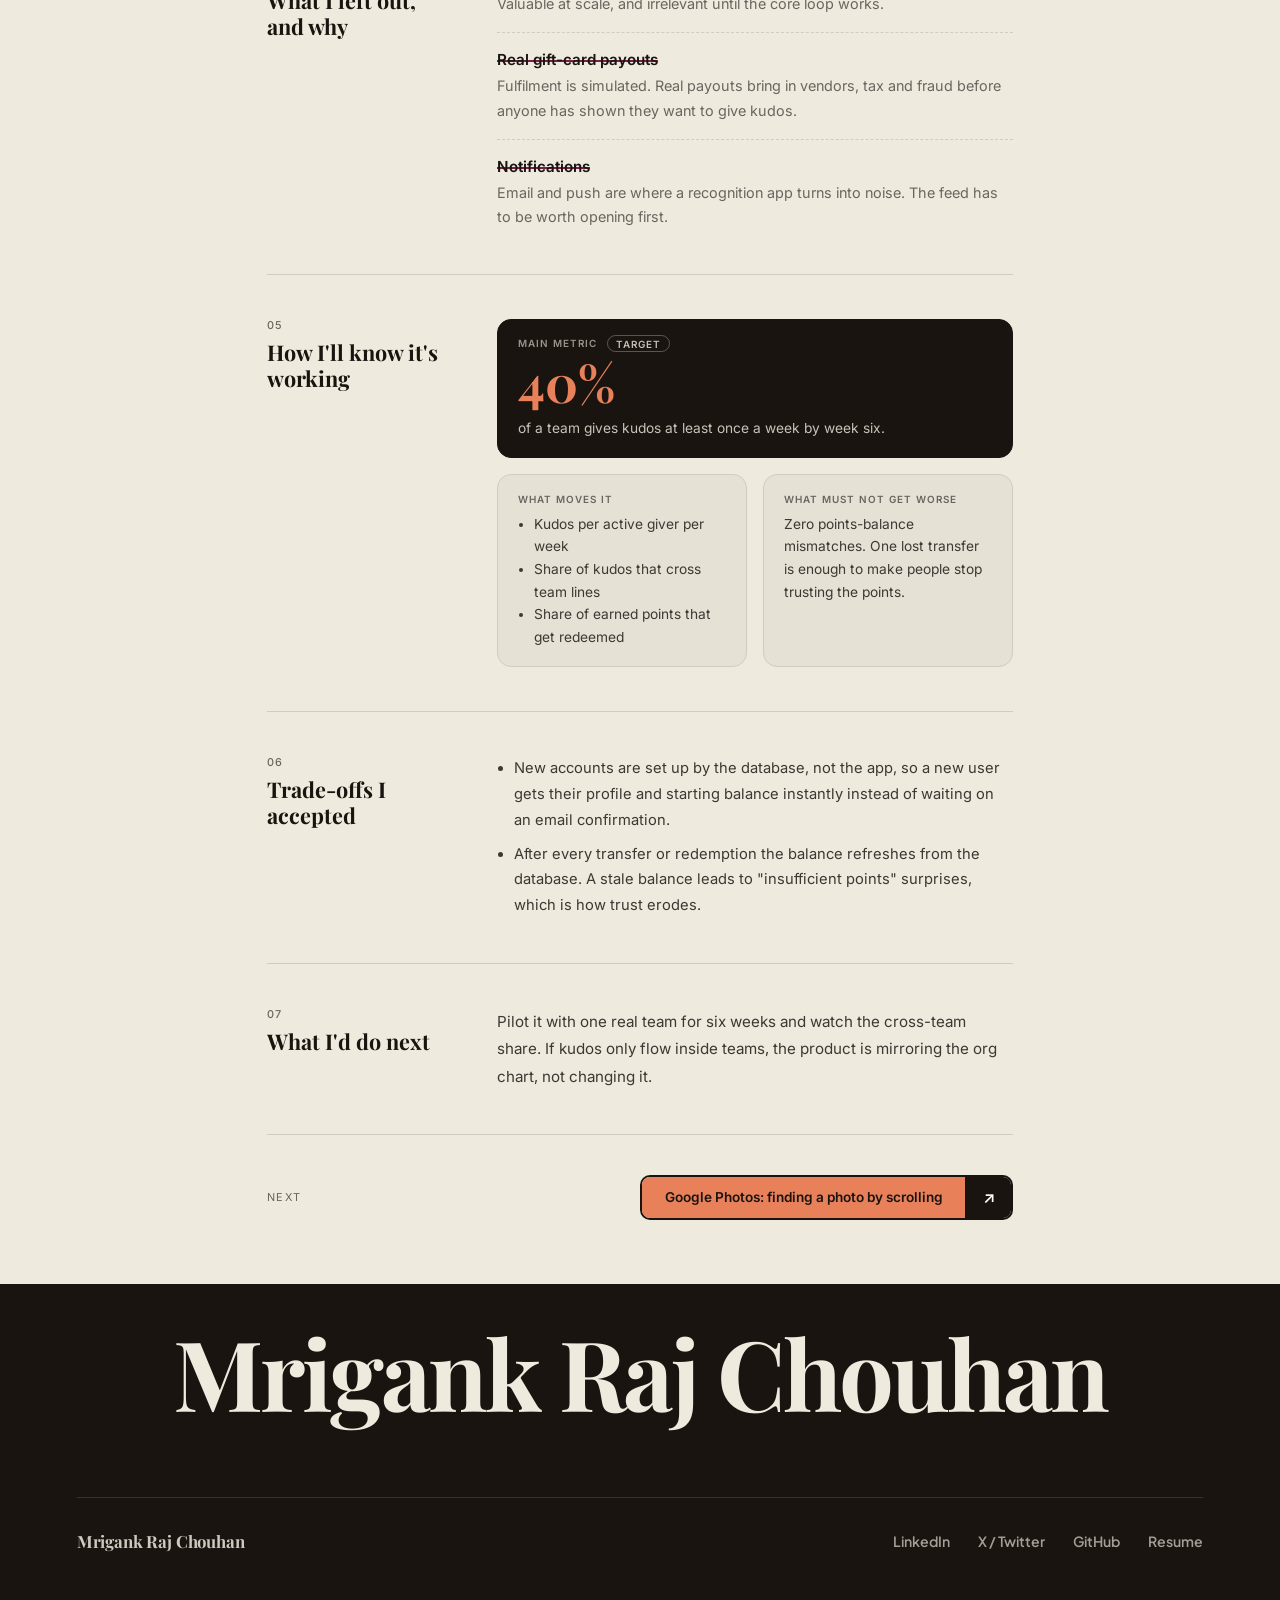
<file: work/kudos.html>
<!DOCTYPE html>
<html lang="en">
<head>
<meta charset="UTF-8"/>
<meta name="viewport" content="width=device-width,initial-scale=1"/>
<title>Kudos · Mrigank Raj Chouhan</title>
<meta name="description" content="Peer-to-peer recognition and rewards for teams."/>
<link rel="canonical" href="https://mrigankraj.vercel.app/work/kudos"/>
<meta property="og:type" content="article"/>
<meta property="og:url" content="https://mrigankraj.vercel.app/work/kudos"/>
<meta property="og:title" content="Kudos · Mrigank Raj Chouhan"/>
<meta property="og:description" content="Peer-to-peer recognition and rewards for teams."/>
<meta property="og:image" content="https://mrigankraj.vercel.app/assets/images/og.png"/>
<meta name="twitter:card" content="summary_large_image"/>
<meta name="twitter:image" content="https://mrigankraj.vercel.app/assets/images/og.png"/>
<link rel="icon" href="/favicon.ico"/>
<link rel="preconnect" href="https://fonts.googleapis.com"/>
<link rel="preconnect" href="https://fonts.gstatic.com" crossorigin/>
<link href="https://fonts.googleapis.com/css2?family=Plus+Jakarta+Sans:wght@400;500;600;700;800&family=Playfair+Display:ital,wght@0,700;1,700&family=Inter:wght@300;400;500;600&display=swap" rel="stylesheet"/>
<link rel="stylesheet" href="/assets/css/main.css?v=27"/>
<link rel="stylesheet" href="/assets/css/case.css?v=5"/>
</head>
<body>

<div class="nav-wrap">
  <nav aria-label="Main navigation">
    <a class="nav-name" href="/">Mrigank<br>Raj<br><em>Chouhan</em></a>
    <div class="nav-links">
      <a href="/#bring">About</a>
      <a href="/#projects">Projects</a>
      <a href="/#teardowns">Case Studies</a>
      <a href="/#experience">Experience</a>
      <a href="/#contact">Contact</a>
    </div>
    <div class="nav-right">
      <a href="mailto:mrigankrajchouhan@gmail.com?subject=Product%20internship" class="nav-cta">Hire me ↗</a>
    </div>
  </nav>
</div>
<header class="case-hero grid-bg"><div class="case-wrap sec-inner"><a class="case-back" href="/#projects">← All projects</a><div class="sec-label">Project</div><h1 class="case-title">Kudos</h1><p class="case-lede">Peer-to-peer recognition and rewards for teams.</p><dl class="case-facts"><div><dt>Role</dt><dd>Solo</dd></div><div><dt>When</dt><dd>Aug to Sep 2026</dd></div><div><dt>Status</dt><dd>Live web app</dd></div><div><dt>Links</dt><dd><a href="https://kudos-rewards.vercel.app" target="_blank" rel="noopener">Live app</a>, <a href="https://github.com/mrigank-raj/Kudos-Rewards" target="_blank" rel="noopener">code</a></dd></div></dl></div></header>
<main class="case-body"><div class="case-wrap"><div class="glance"><div><span>The obvious version</span><p><span class="cut">A manager-only HR console</span></p></div><div><span>What I built</span><p>Peer-to-peer kudos on a ledger that can't lose a point</p></div><div><span>Left out</span><p><span class="cut">HR integrations</span> <span class="cut">Real payouts</span> <span class="cut">Notifications</span></p></div><div><span>It's working if</span><p><b>40%</b> of a team gives kudos weekly</p></div></div><section class="case-sec"><h2><span>01</span>Where it started</h2><div class="body"><p>Companies run recognition through spreadsheets, gift cards and email approvals. Platforms like Empuls and Bonusly fix that with an admin console, and my first spec did the same: HR creates programmes, sets rules and hands out points.</p></div></section><section class="case-sec"><h2><span>02</span>What changed my mind</h2><div class="body"><p>Top-down recognition has a ceiling. The manager becomes the bottleneck, and the people who see good work every day, their peers, have no way to say so. A rewards programme only managers can use is just a slower bonus.</p><p class="signal">How strong is this? It's reasoning from how recognition programmes stall, not interviews. The weekly-givers metric tests whether peers actually use it.</p></div></section><section class="case-sec"><h2><span>03</span>What I built</h2><div class="body"><p>A web app with two sides. Employees get a feed where anyone can send points and a shout-out tagged with a company value, plus a catalogue to redeem points. Admins issue spot bonuses, manage the catalogue and work through a fulfilment queue.</p><p>Every transfer runs as a single database transaction, so points can never leave one account without arriving in another.</p></div></section><section class="case-sec"><h2><span>04</span>What I left out, and why</h2><div class="body"><ul class="reasons"><li><span class="cut wrapok">HR system integrations</span><span class="why">Valuable at scale, and irrelevant until the core loop works.</span></li><li><span class="cut wrapok">Real gift-card payouts</span><span class="why">Fulfilment is simulated. Real payouts bring in vendors, tax and fraud before anyone has shown they want to give kudos.</span></li><li><span class="cut wrapok">Notifications</span><span class="why">Email and push are where a recognition app turns into noise. The feed has to be worth opening first.</span></li></ul></div></section><section class="case-sec"><h2><span>05</span>How I'll know it's working</h2><div class="body"><div class="metric"><div class="main"><span class="k">Main metric <span class="tag">target</span></span><p class="figure">40%</p><p>of a team gives kudos at least once a week by week six.</p></div><div><span class="k">What moves it</span><ul><li>Kudos per active giver per week</li><li>Share of kudos that cross team lines</li><li>Share of earned points that get redeemed</li></ul></div><div><span class="k">What must not get worse</span><p>Zero points-balance mismatches. One lost transfer is enough to make people stop trusting the points.</p></div></div></div></section><section class="case-sec"><h2><span>06</span>Trade-offs I accepted</h2><div class="body"><ul class="plain"><li>New accounts are set up by the database, not the app, so a new user gets their profile and starting balance instantly instead of waiting on an email confirmation.</li><li>After every transfer or redemption the balance refreshes from the database. A stale balance leads to "insufficient points" surprises, which is how trust erodes.</li></ul></div></section><section class="case-sec"><h2><span>07</span>What I'd do next</h2><div class="body"><p>Pilot it with one real team for six weeks and watch the cross-team share. If kudos only flow inside teams, the product is mirroring the org chart, not changing it.</p></div></section>
<div class="case-next"><span>Next</span><a href="/work/google-photos.html" class="btn-twotone"><span class="bt-text">Google Photos: finding a photo by scrolling</span><span class="bt-icon">↗</span></a></div></div></main>

<footer>
  <div class="footer-giant-title">Mrigank Raj Chouhan</div>
  <div class="footer-bottom-bar">
    <div class="footer-logo-text">Mrigank Raj Chouhan</div>
    <div class="footer-nav-links">
      <a href="https://www.linkedin.com/in/mrigankraj" target="_blank" rel="noopener noreferrer" class="footer-nav-link">LinkedIn</a>
      <a href="https://x.com/Mrigank_raj22" target="_blank" rel="noopener noreferrer" class="footer-nav-link">X / Twitter</a>
      <a href="https://github.com/mrigank-raj" target="_blank" rel="noopener noreferrer" class="footer-nav-link">GitHub</a>
      <a href="https://drive.google.com/file/d/1gmIsDmhPAh5XHuixjQSJWTEz9fLjeQnA/view?usp=sharing" target="_blank" rel="noopener noreferrer" class="footer-nav-link">Resume</a>
    </div>
  </div>
</footer>
<script defer src="/assets/js/site.js?v=6"></script>
</body>
</html>
</file>
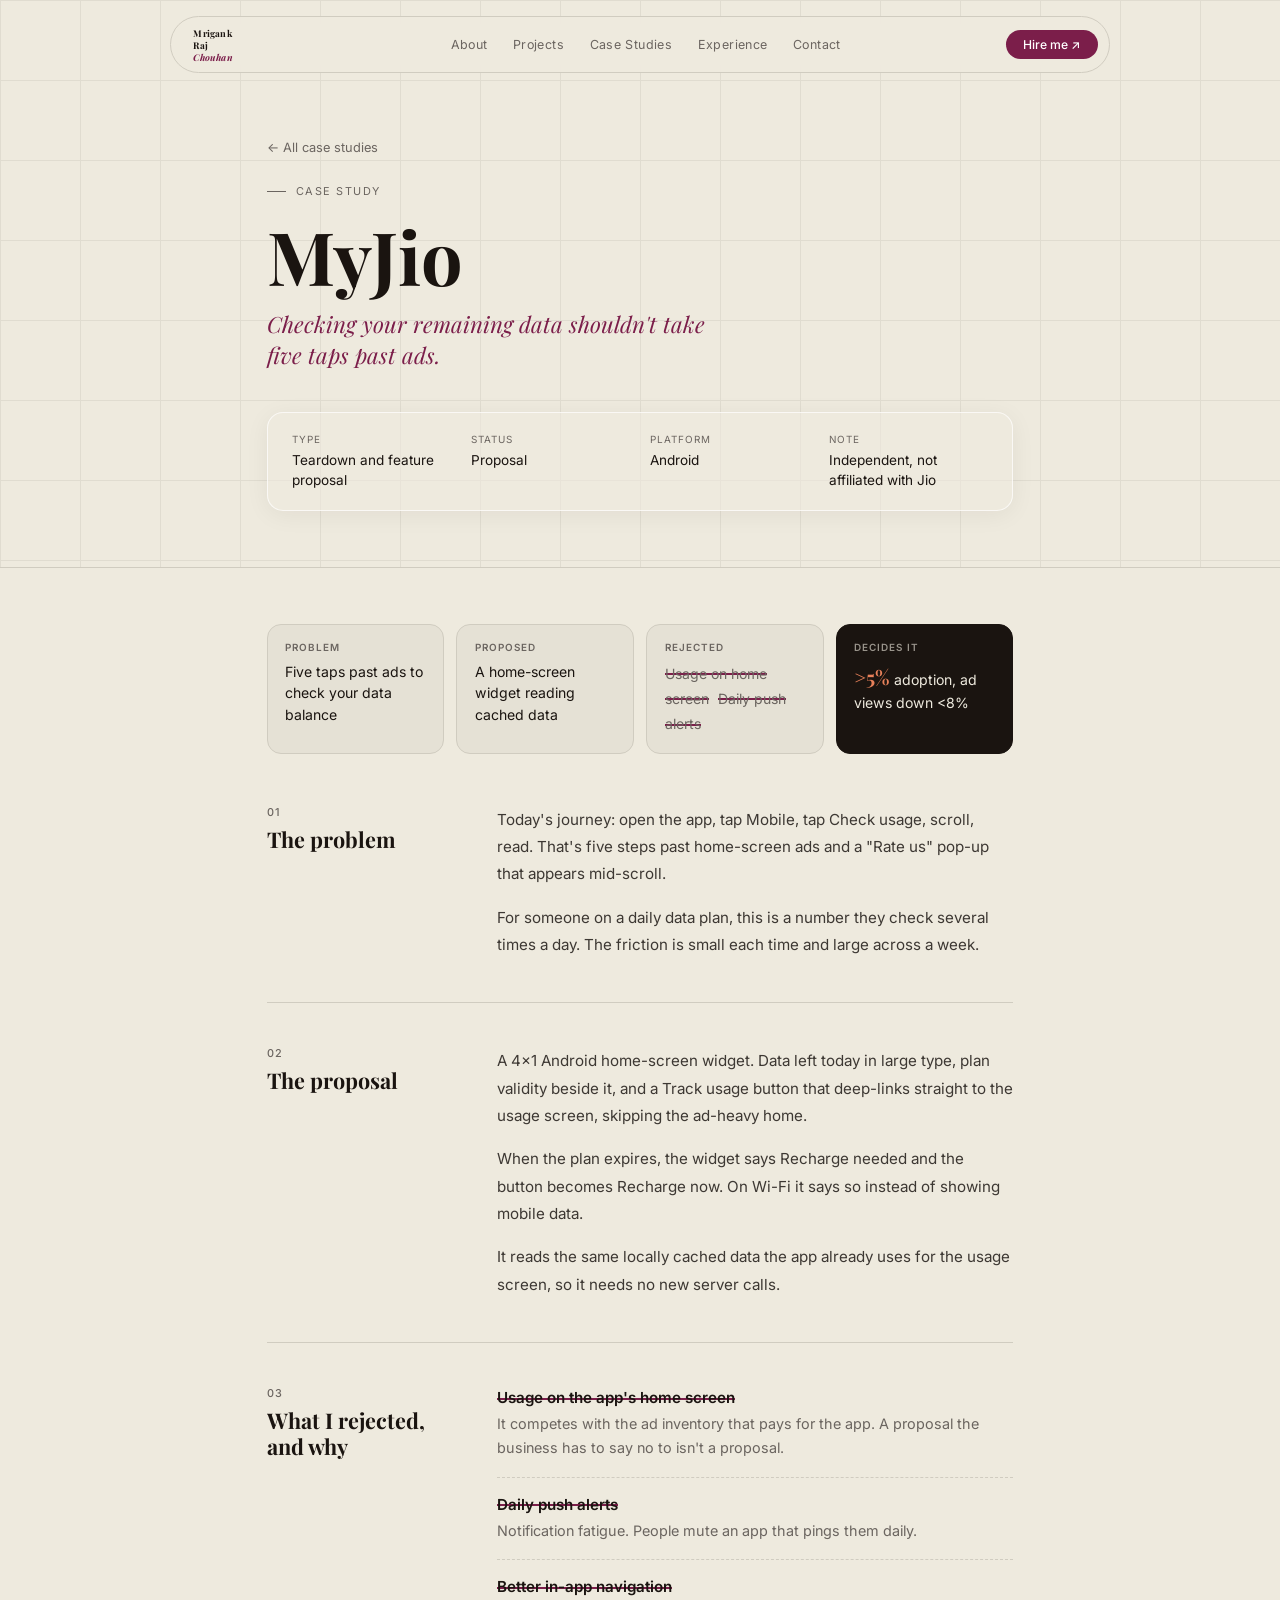
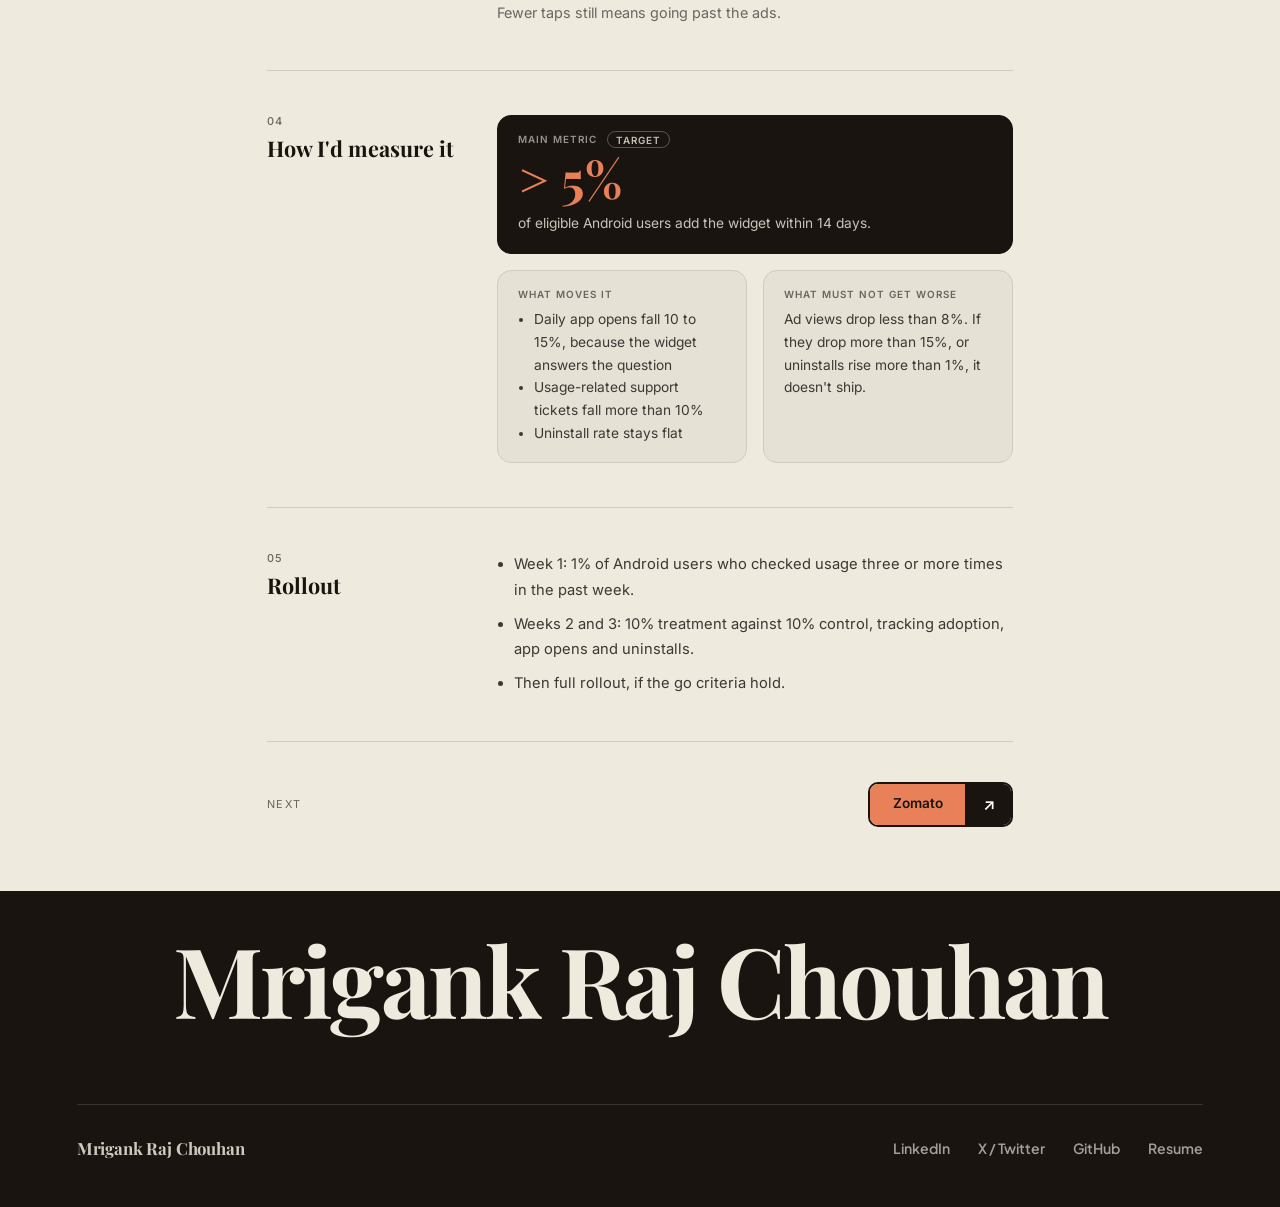
<file: work/myjio.html>
<!DOCTYPE html>
<html lang="en">
<head>
<meta charset="UTF-8"/>
<meta name="viewport" content="width=device-width,initial-scale=1"/>
<title>MyJio · Mrigank Raj Chouhan</title>
<meta name="description" content="Checking your remaining data shouldn&#x27;t take five taps past ads."/>
<link rel="canonical" href="https://mrigankraj.vercel.app/work/myjio"/>
<meta property="og:type" content="article"/>
<meta property="og:url" content="https://mrigankraj.vercel.app/work/myjio"/>
<meta property="og:title" content="MyJio · Mrigank Raj Chouhan"/>
<meta property="og:description" content="Checking your remaining data shouldn&#x27;t take five taps past ads."/>
<meta property="og:image" content="https://mrigankraj.vercel.app/assets/images/og.png"/>
<meta name="twitter:card" content="summary_large_image"/>
<meta name="twitter:image" content="https://mrigankraj.vercel.app/assets/images/og.png"/>
<link rel="icon" href="/favicon.ico"/>
<link rel="preconnect" href="https://fonts.googleapis.com"/>
<link rel="preconnect" href="https://fonts.gstatic.com" crossorigin/>
<link href="https://fonts.googleapis.com/css2?family=Plus+Jakarta+Sans:wght@400;500;600;700;800&family=Playfair+Display:ital,wght@0,700;1,700&family=Inter:wght@300;400;500;600&display=swap" rel="stylesheet"/>
<link rel="stylesheet" href="/assets/css/main.css?v=27"/>
<link rel="stylesheet" href="/assets/css/case.css?v=5"/>
</head>
<body>

<div class="nav-wrap">
  <nav aria-label="Main navigation">
    <a class="nav-name" href="/">Mrigank<br>Raj<br><em>Chouhan</em></a>
    <div class="nav-links">
      <a href="/#bring">About</a>
      <a href="/#projects">Projects</a>
      <a href="/#teardowns">Case Studies</a>
      <a href="/#experience">Experience</a>
      <a href="/#contact">Contact</a>
    </div>
    <div class="nav-right">
      <a href="mailto:mrigankrajchouhan@gmail.com?subject=Product%20internship" class="nav-cta">Hire me ↗</a>
    </div>
  </nav>
</div>
<header class="case-hero grid-bg"><div class="case-wrap sec-inner"><a class="case-back" href="/#teardowns">← All case studies</a><div class="sec-label">Case study</div><h1 class="case-title">MyJio</h1><p class="case-lede">Checking your remaining data shouldn't take five taps past ads.</p><dl class="case-facts"><div><dt>Type</dt><dd>Teardown and feature proposal</dd></div><div><dt>Status</dt><dd>Proposal</dd></div><div><dt>Platform</dt><dd>Android</dd></div><div><dt>Note</dt><dd>Independent, not affiliated with Jio</dd></div></dl></div></header>
<main class="case-body"><div class="case-wrap"><div class="glance"><div><span>Problem</span><p>Five taps past ads to check your data balance</p></div><div><span>Proposed</span><p>A home-screen widget reading cached data</p></div><div><span>Rejected</span><p><span class="cut">Usage on home screen</span> <span class="cut">Daily push alerts</span></p></div><div><span>Decides it</span><p><b>&gt;5%</b> adoption, ad views down &lt;8%</p></div></div><section class="case-sec"><h2><span>01</span>The problem</h2><div class="body"><p>Today's journey: open the app, tap Mobile, tap Check usage, scroll, read. That's five steps past home-screen ads and a "Rate us" pop-up that appears mid-scroll.</p><p>For someone on a daily data plan, this is a number they check several times a day. The friction is small each time and large across a week.</p></div></section><section class="case-sec"><h2><span>02</span>The proposal</h2><div class="body"><p>A 4×1 Android home-screen widget. Data left today in large type, plan validity beside it, and a Track usage button that deep-links straight to the usage screen, skipping the ad-heavy home.</p><p>When the plan expires, the widget says Recharge needed and the button becomes Recharge now. On Wi-Fi it says so instead of showing mobile data.</p><p>It reads the same locally cached data the app already uses for the usage screen, so it needs no new server calls.</p></div></section><section class="case-sec"><h2><span>03</span>What I rejected, and why</h2><div class="body"><ul class="reasons"><li><span class="cut wrapok">Usage on the app's home screen</span><span class="why">It competes with the ad inventory that pays for the app. A proposal the business has to say no to isn't a proposal.</span></li><li><span class="cut wrapok">Daily push alerts</span><span class="why">Notification fatigue. People mute an app that pings them daily.</span></li><li><span class="cut wrapok">Better in-app navigation</span><span class="why">Fewer taps still means going past the ads.</span></li></ul></div></section><section class="case-sec"><h2><span>04</span>How I'd measure it</h2><div class="body"><div class="metric"><div class="main"><span class="k">Main metric <span class="tag">target</span></span><p class="figure">&gt; 5%</p><p>of eligible Android users add the widget within 14 days.</p></div><div><span class="k">What moves it</span><ul><li>Daily app opens fall 10 to 15%, because the widget answers the question</li><li>Usage-related support tickets fall more than 10%</li><li>Uninstall rate stays flat</li></ul></div><div><span class="k">What must not get worse</span><p>Ad views drop less than 8%. If they drop more than 15%, or uninstalls rise more than 1%, it doesn't ship.</p></div></div></div></section><section class="case-sec"><h2><span>05</span>Rollout</h2><div class="body"><ul class="plain"><li>Week 1: 1% of Android users who checked usage three or more times in the past week.</li><li>Weeks 2 and 3: 10% treatment against 10% control, tracking adoption, app opens and uninstalls.</li><li>Then full rollout, if the go criteria hold.</li></ul></div></section>
<div class="case-next"><span>Next</span><a href="/work/zomato.html" class="btn-twotone"><span class="bt-text">Zomato</span><span class="bt-icon">↗</span></a></div></div></main>

<footer>
  <div class="footer-giant-title">Mrigank Raj Chouhan</div>
  <div class="footer-bottom-bar">
    <div class="footer-logo-text">Mrigank Raj Chouhan</div>
    <div class="footer-nav-links">
      <a href="https://www.linkedin.com/in/mrigankraj" target="_blank" rel="noopener noreferrer" class="footer-nav-link">LinkedIn</a>
      <a href="https://x.com/Mrigank_raj22" target="_blank" rel="noopener noreferrer" class="footer-nav-link">X / Twitter</a>
      <a href="https://github.com/mrigank-raj" target="_blank" rel="noopener noreferrer" class="footer-nav-link">GitHub</a>
      <a href="https://drive.google.com/file/d/1gmIsDmhPAh5XHuixjQSJWTEz9fLjeQnA/view?usp=sharing" target="_blank" rel="noopener noreferrer" class="footer-nav-link">Resume</a>
    </div>
  </div>
</footer>
<script defer src="/assets/js/site.js?v=6"></script>
</body>
</html>
</file>
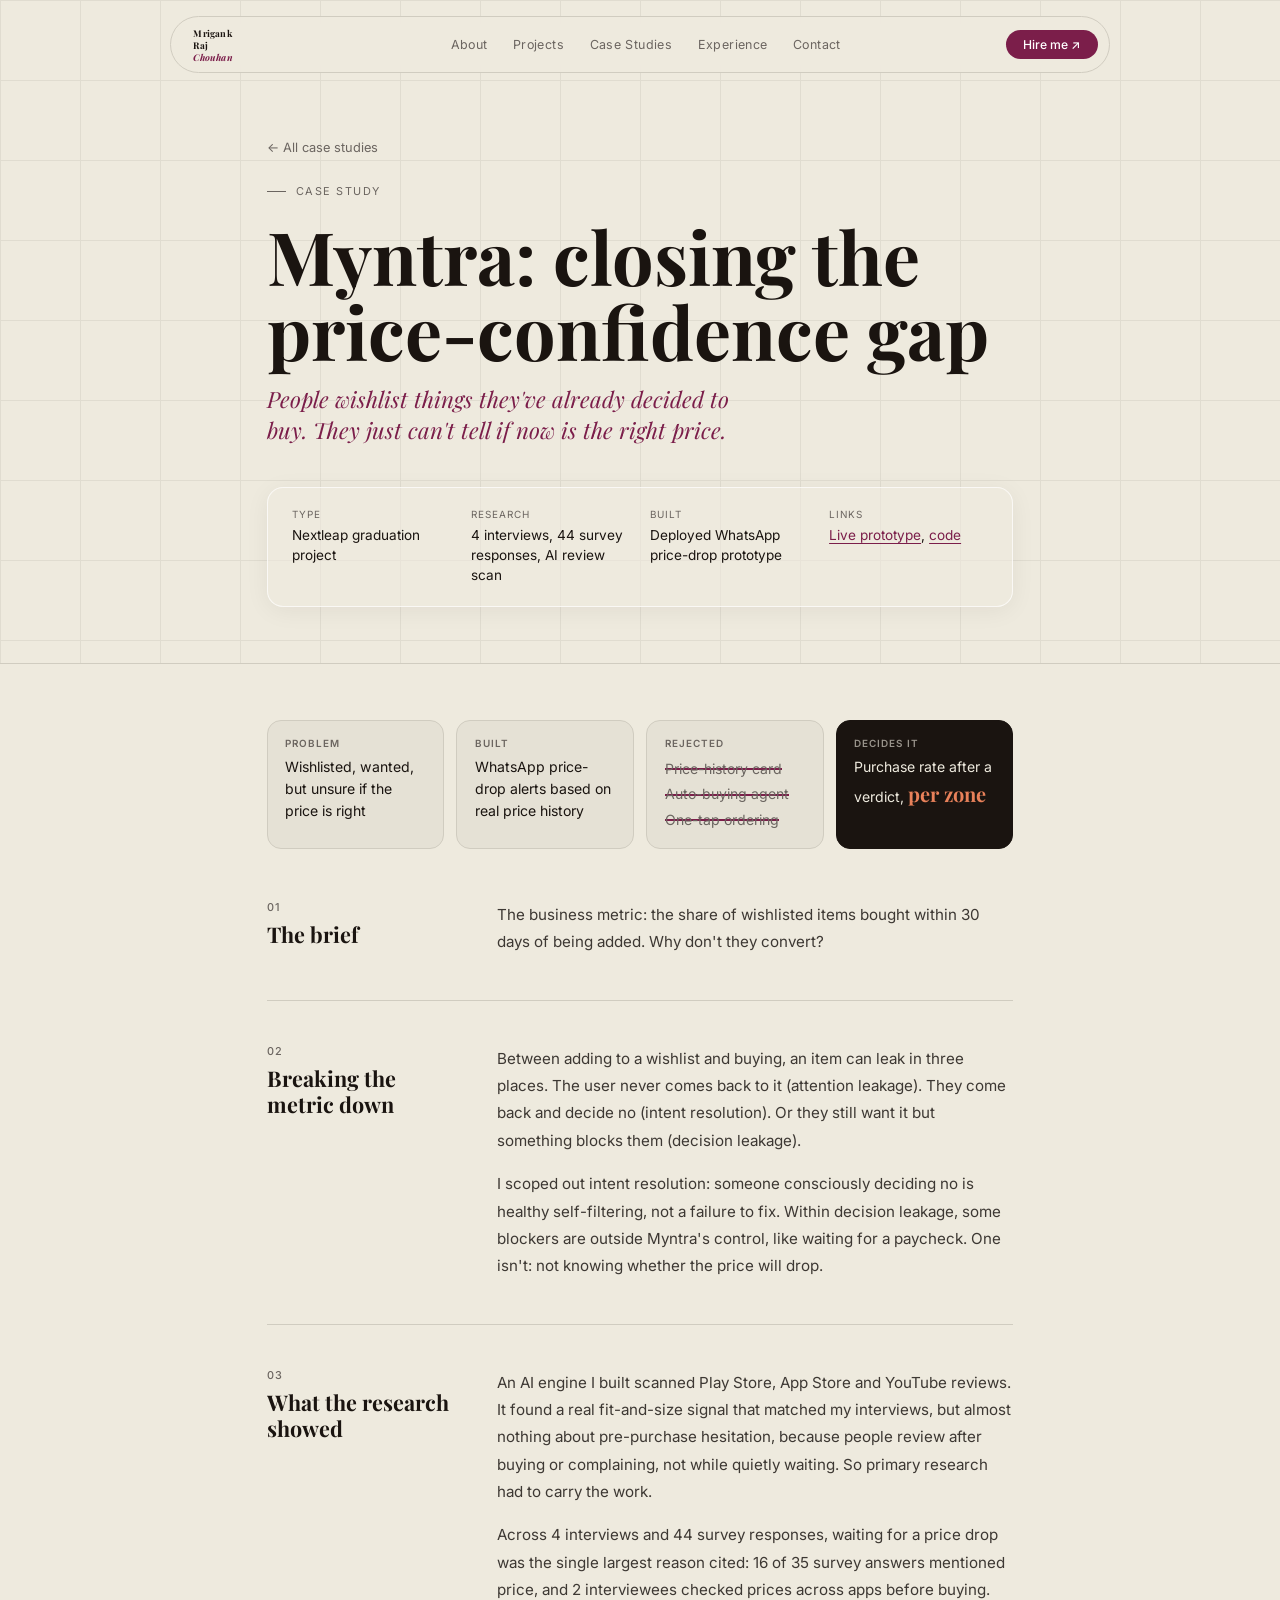
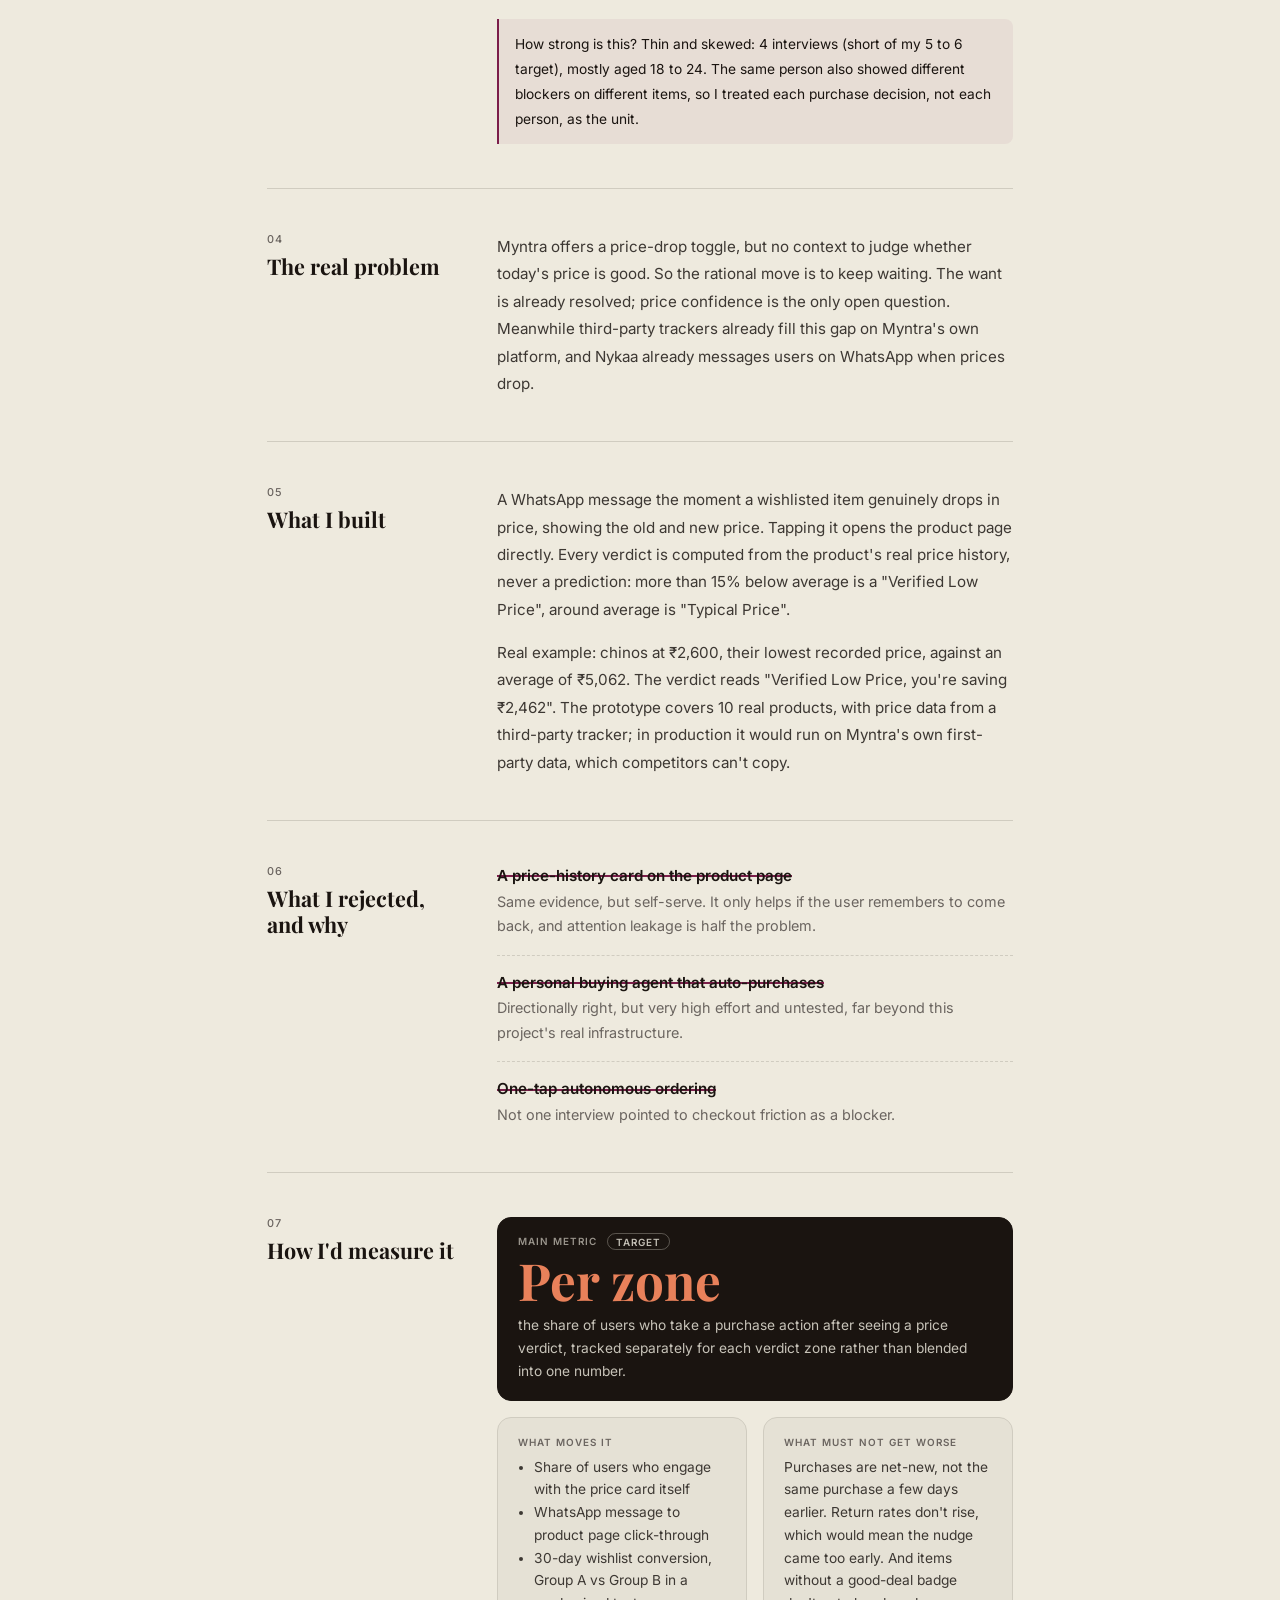
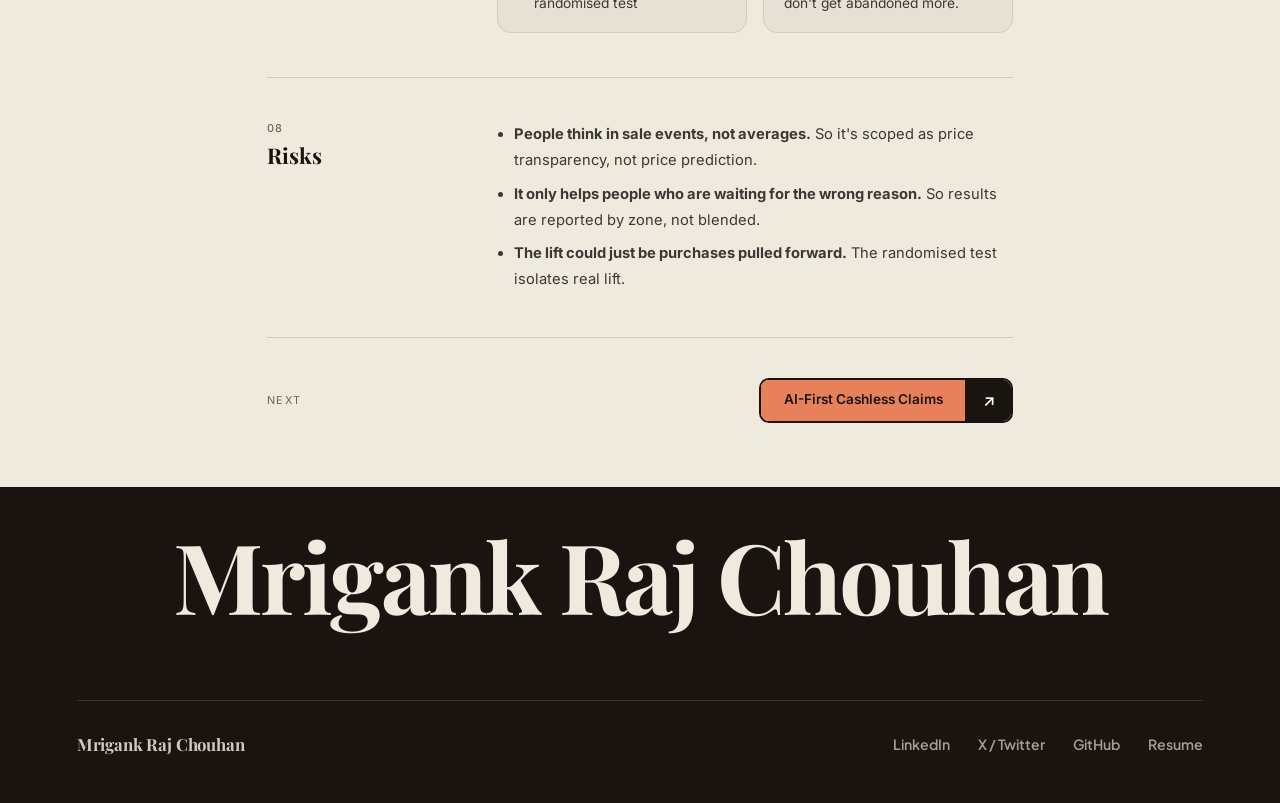
<file: work/myntra-wishlist.html>
<!DOCTYPE html>
<html lang="en">
<head>
<meta charset="UTF-8"/>
<meta name="viewport" content="width=device-width,initial-scale=1"/>
<title>Myntra: closing the price-confidence gap · Mrigank Raj Chouhan</title>
<meta name="description" content="People wishlist things they&#x27;ve already decided to buy. They just can&#x27;t tell if now is the right price."/>
<link rel="canonical" href="https://mrigankraj.vercel.app/work/myntra-wishlist"/>
<meta property="og:type" content="article"/>
<meta property="og:url" content="https://mrigankraj.vercel.app/work/myntra-wishlist"/>
<meta property="og:title" content="Myntra: closing the price-confidence gap · Mrigank Raj Chouhan"/>
<meta property="og:description" content="People wishlist things they&#x27;ve already decided to buy. They just can&#x27;t tell if now is the right price."/>
<meta property="og:image" content="https://mrigankraj.vercel.app/assets/images/og.png"/>
<meta name="twitter:card" content="summary_large_image"/>
<meta name="twitter:image" content="https://mrigankraj.vercel.app/assets/images/og.png"/>
<link rel="icon" href="/favicon.ico"/>
<link rel="preconnect" href="https://fonts.googleapis.com"/>
<link rel="preconnect" href="https://fonts.gstatic.com" crossorigin/>
<link href="https://fonts.googleapis.com/css2?family=Plus+Jakarta+Sans:wght@400;500;600;700;800&family=Playfair+Display:ital,wght@0,700;1,700&family=Inter:wght@300;400;500;600&display=swap" rel="stylesheet"/>
<link rel="stylesheet" href="/assets/css/main.css?v=27"/>
<link rel="stylesheet" href="/assets/css/case.css?v=5"/>
</head>
<body>

<div class="nav-wrap">
  <nav aria-label="Main navigation">
    <a class="nav-name" href="/">Mrigank<br>Raj<br><em>Chouhan</em></a>
    <div class="nav-links">
      <a href="/#bring">About</a>
      <a href="/#projects">Projects</a>
      <a href="/#teardowns">Case Studies</a>
      <a href="/#experience">Experience</a>
      <a href="/#contact">Contact</a>
    </div>
    <div class="nav-right">
      <a href="mailto:mrigankrajchouhan@gmail.com?subject=Product%20internship" class="nav-cta">Hire me ↗</a>
    </div>
  </nav>
</div>
<header class="case-hero grid-bg"><div class="case-wrap sec-inner"><a class="case-back" href="/#teardowns">← All case studies</a><div class="sec-label">Case study</div><h1 class="case-title">Myntra: closing the price-confidence gap</h1><p class="case-lede">People wishlist things they've already decided to buy. They just can't tell if now is the right price.</p><dl class="case-facts"><div><dt>Type</dt><dd>Nextleap graduation project</dd></div><div><dt>Research</dt><dd>4 interviews, 44 survey responses, AI review scan</dd></div><div><dt>Built</dt><dd>Deployed WhatsApp price-drop prototype</dd></div><div><dt>Links</dt><dd><a href="https://myntra-wishlist-mvp.vercel.app" target="_blank" rel="noopener">Live prototype</a>, <a href="https://github.com/mrigank-raj/myntra-wishlist-mvp" target="_blank" rel="noopener">code</a></dd></div></dl></div></header>
<main class="case-body"><div class="case-wrap"><div class="glance"><div><span>Problem</span><p>Wishlisted, wanted, but unsure if the price is right</p></div><div><span>Built</span><p>WhatsApp price-drop alerts based on real price history</p></div><div><span>Rejected</span><p><span class="cut">Price-history card</span> <span class="cut">Auto-buying agent</span> <span class="cut">One-tap ordering</span></p></div><div><span>Decides it</span><p>Purchase rate after a verdict, <b>per zone</b></p></div></div><section class="case-sec"><h2><span>01</span>The brief</h2><div class="body"><p>The business metric: the share of wishlisted items bought within 30 days of being added. Why don't they convert?</p></div></section><section class="case-sec"><h2><span>02</span>Breaking the metric down</h2><div class="body"><p>Between adding to a wishlist and buying, an item can leak in three places. The user never comes back to it (attention leakage). They come back and decide no (intent resolution). Or they still want it but something blocks them (decision leakage).</p><p>I scoped out intent resolution: someone consciously deciding no is healthy self-filtering, not a failure to fix. Within decision leakage, some blockers are outside Myntra's control, like waiting for a paycheck. One isn't: not knowing whether the price will drop.</p></div></section><section class="case-sec"><h2><span>03</span>What the research showed</h2><div class="body"><p>An AI engine I built scanned Play Store, App Store and YouTube reviews. It found a real fit-and-size signal that matched my interviews, but almost nothing about pre-purchase hesitation, because people review after buying or complaining, not while quietly waiting. So primary research had to carry the work.</p><p>Across 4 interviews and 44 survey responses, waiting for a price drop was the single largest reason cited: 16 of 35 survey answers mentioned price, and 2 interviewees checked prices across apps before buying.</p><p class="signal">How strong is this? Thin and skewed: 4 interviews (short of my 5 to 6 target), mostly aged 18 to 24. The same person also showed different blockers on different items, so I treated each purchase decision, not each person, as the unit.</p></div></section><section class="case-sec"><h2><span>04</span>The real problem</h2><div class="body"><p>Myntra offers a price-drop toggle, but no context to judge whether today's price is good. So the rational move is to keep waiting. The want is already resolved; price confidence is the only open question. Meanwhile third-party trackers already fill this gap on Myntra's own platform, and Nykaa already messages users on WhatsApp when prices drop.</p></div></section><section class="case-sec"><h2><span>05</span>What I built</h2><div class="body"><p>A WhatsApp message the moment a wishlisted item genuinely drops in price, showing the old and new price. Tapping it opens the product page directly. Every verdict is computed from the product's real price history, never a prediction: more than 15% below average is a "Verified Low Price", around average is "Typical Price".</p><p>Real example: chinos at ₹2,600, their lowest recorded price, against an average of ₹5,062. The verdict reads "Verified Low Price, you're saving ₹2,462". The prototype covers 10 real products, with price data from a third-party tracker; in production it would run on Myntra's own first-party data, which competitors can't copy.</p></div></section><section class="case-sec"><h2><span>06</span>What I rejected, and why</h2><div class="body"><ul class="reasons"><li><span class="cut wrapok">A price-history card on the product page</span><span class="why">Same evidence, but self-serve. It only helps if the user remembers to come back, and attention leakage is half the problem.</span></li><li><span class="cut wrapok">A personal buying agent that auto-purchases</span><span class="why">Directionally right, but very high effort and untested, far beyond this project's real infrastructure.</span></li><li><span class="cut wrapok">One-tap autonomous ordering</span><span class="why">Not one interview pointed to checkout friction as a blocker.</span></li></ul></div></section><section class="case-sec"><h2><span>07</span>How I'd measure it</h2><div class="body"><div class="metric"><div class="main"><span class="k">Main metric <span class="tag">target</span></span><p class="figure">Per zone</p><p>the share of users who take a purchase action after seeing a price verdict, tracked separately for each verdict zone rather than blended into one number.</p></div><div><span class="k">What moves it</span><ul><li>Share of users who engage with the price card itself</li><li>WhatsApp message to product page click-through</li><li>30-day wishlist conversion, Group A vs Group B in a randomised test</li></ul></div><div><span class="k">What must not get worse</span><p>Purchases are net-new, not the same purchase a few days earlier. Return rates don't rise, which would mean the nudge came too early. And items without a good-deal badge don't get abandoned more.</p></div></div></div></section><section class="case-sec"><h2><span>08</span>Risks</h2><div class="body"><ul class="plain"><li><b>People think in sale events, not averages.</b> So it's scoped as price transparency, not price prediction.</li><li><b>It only helps people who are waiting for the wrong reason.</b> So results are reported by zone, not blended.</li><li><b>The lift could just be purchases pulled forward.</b> The randomised test isolates real lift.</li></ul></div></section>
<div class="case-next"><span>Next</span><a href="/work/insurance-claims.html" class="btn-twotone"><span class="bt-text">AI-First Cashless Claims</span><span class="bt-icon">↗</span></a></div></div></main>

<footer>
  <div class="footer-giant-title">Mrigank Raj Chouhan</div>
  <div class="footer-bottom-bar">
    <div class="footer-logo-text">Mrigank Raj Chouhan</div>
    <div class="footer-nav-links">
      <a href="https://www.linkedin.com/in/mrigankraj" target="_blank" rel="noopener noreferrer" class="footer-nav-link">LinkedIn</a>
      <a href="https://x.com/Mrigank_raj22" target="_blank" rel="noopener noreferrer" class="footer-nav-link">X / Twitter</a>
      <a href="https://github.com/mrigank-raj" target="_blank" rel="noopener noreferrer" class="footer-nav-link">GitHub</a>
      <a href="https://drive.google.com/file/d/1gmIsDmhPAh5XHuixjQSJWTEz9fLjeQnA/view?usp=sharing" target="_blank" rel="noopener noreferrer" class="footer-nav-link">Resume</a>
    </div>
  </div>
</footer>
<script defer src="/assets/js/site.js?v=6"></script>
</body>
</html>
</file>
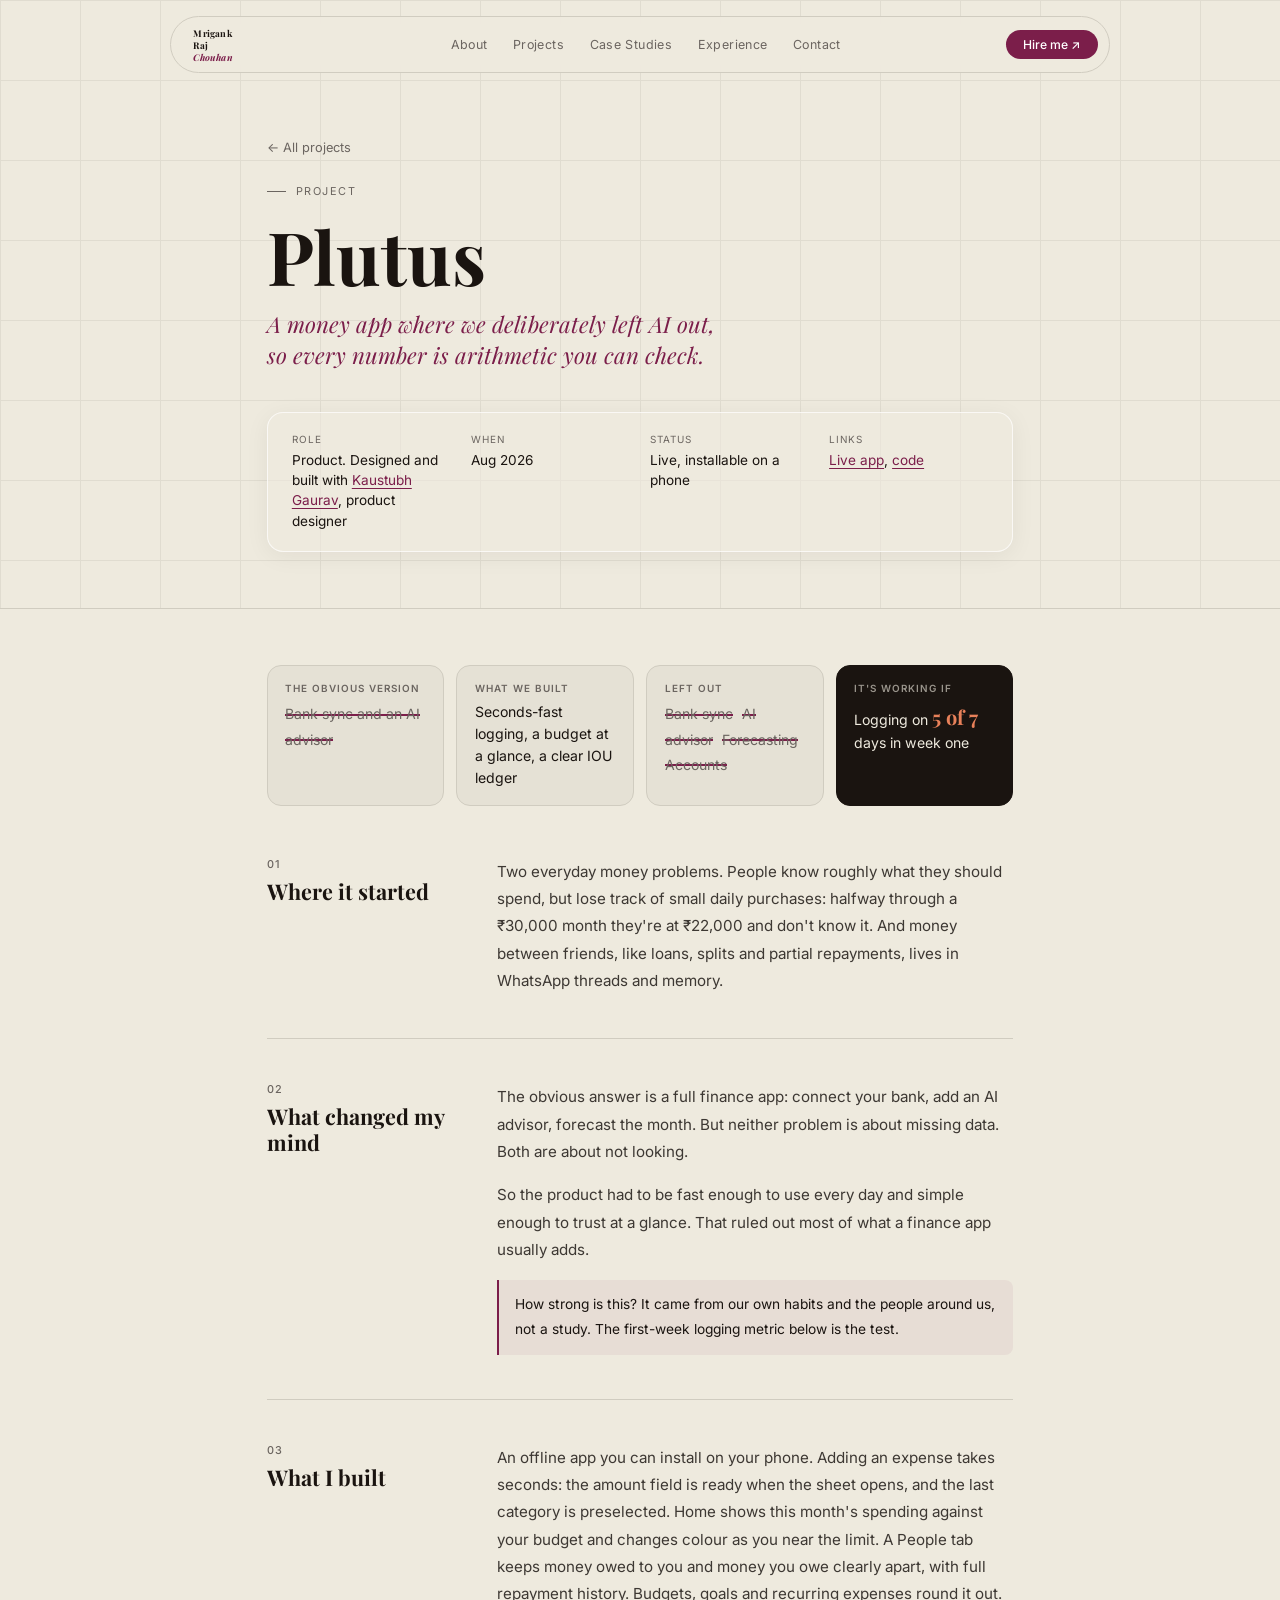
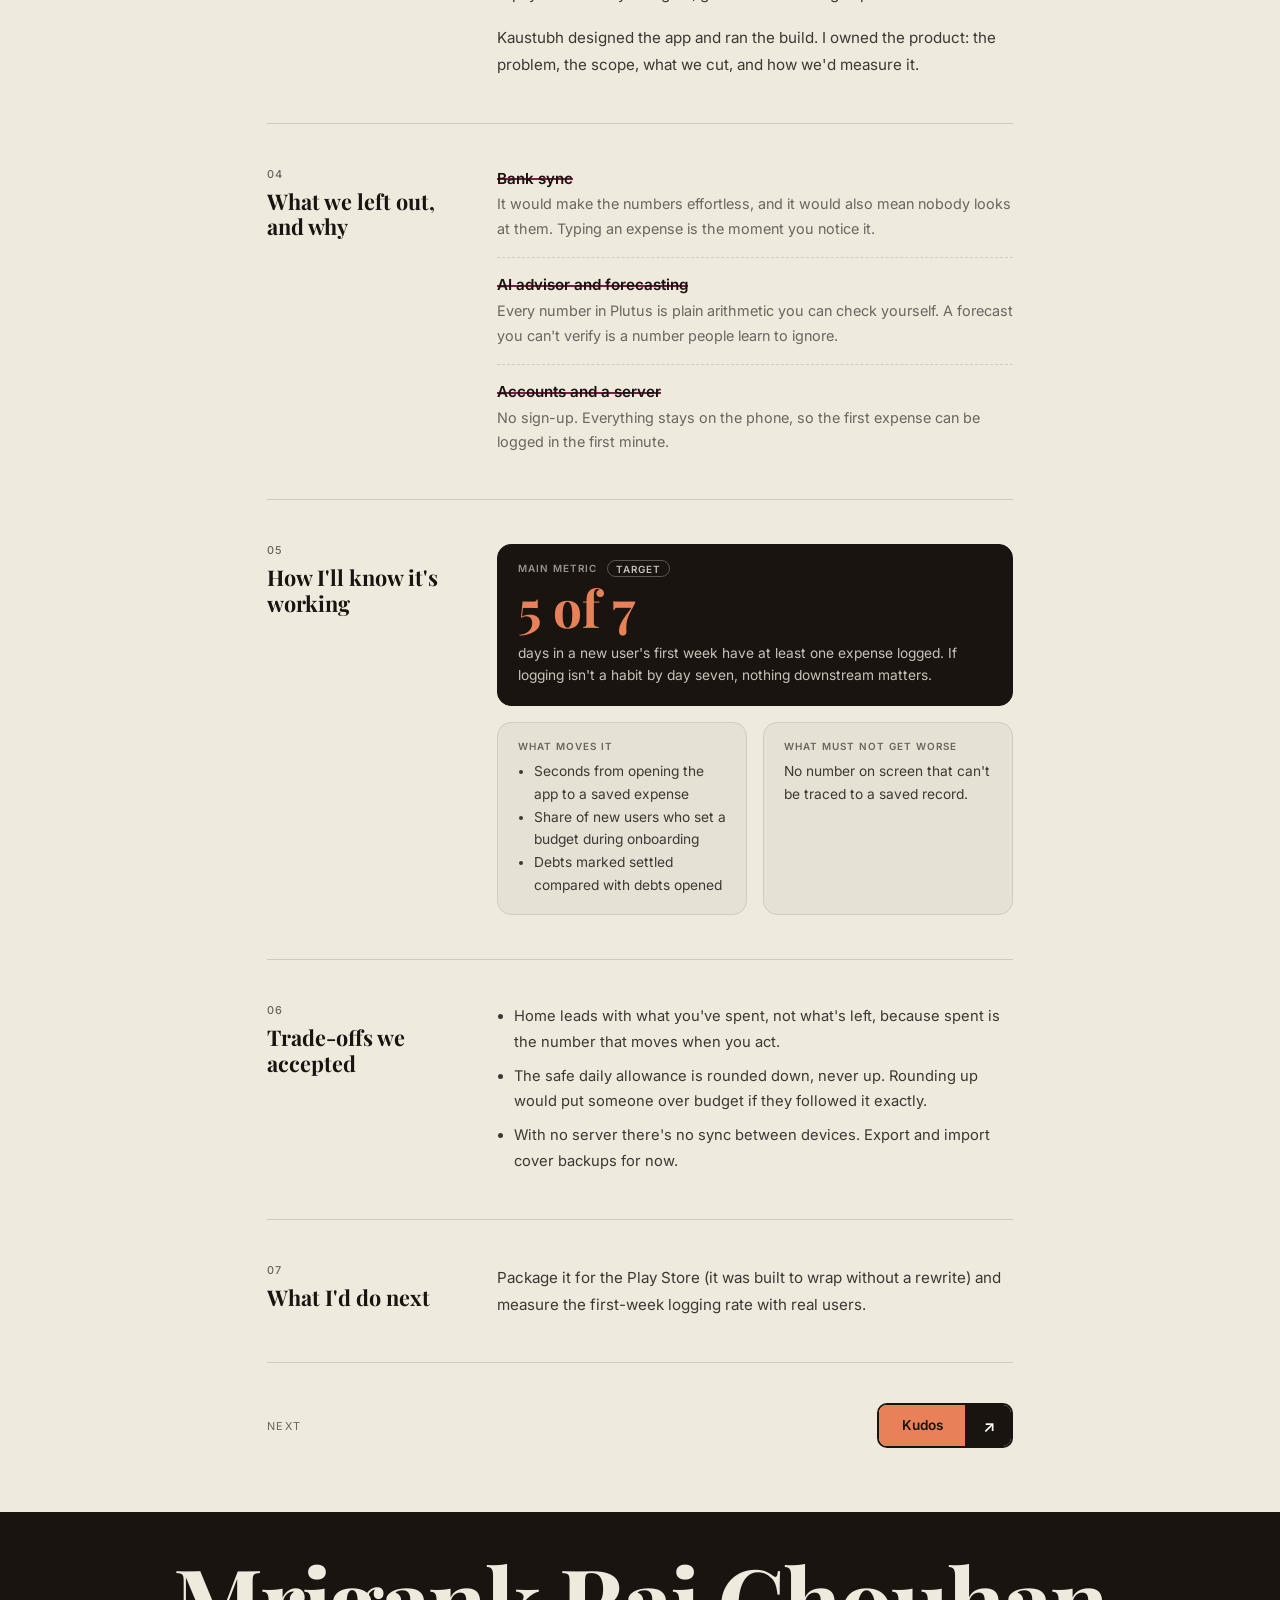
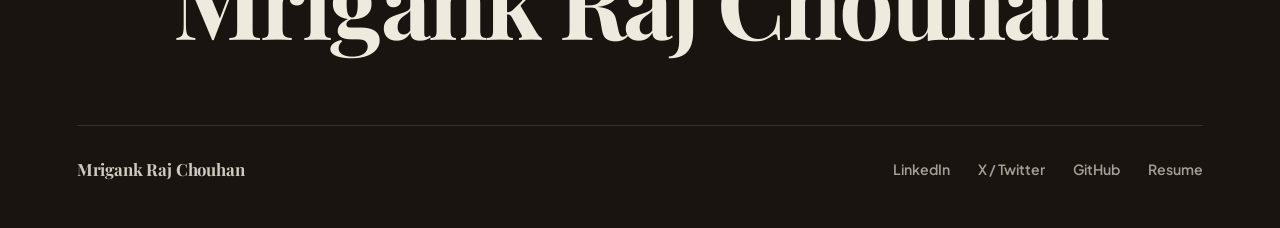
<file: work/plutus.html>
<!DOCTYPE html>
<html lang="en">
<head>
<meta charset="UTF-8"/>
<meta name="viewport" content="width=device-width,initial-scale=1"/>
<title>Plutus · Mrigank Raj Chouhan</title>
<meta name="description" content="A money app where we deliberately left AI out, so every number is arithmetic you can check."/>
<link rel="canonical" href="https://mrigankraj.vercel.app/work/plutus"/>
<meta property="og:type" content="article"/>
<meta property="og:url" content="https://mrigankraj.vercel.app/work/plutus"/>
<meta property="og:title" content="Plutus · Mrigank Raj Chouhan"/>
<meta property="og:description" content="A money app where we deliberately left AI out, so every number is arithmetic you can check."/>
<meta property="og:image" content="https://mrigankraj.vercel.app/assets/images/og.png"/>
<meta name="twitter:card" content="summary_large_image"/>
<meta name="twitter:image" content="https://mrigankraj.vercel.app/assets/images/og.png"/>
<link rel="icon" href="/favicon.ico"/>
<link rel="preconnect" href="https://fonts.googleapis.com"/>
<link rel="preconnect" href="https://fonts.gstatic.com" crossorigin/>
<link href="https://fonts.googleapis.com/css2?family=Plus+Jakarta+Sans:wght@400;500;600;700;800&family=Playfair+Display:ital,wght@0,700;1,700&family=Inter:wght@300;400;500;600&display=swap" rel="stylesheet"/>
<link rel="stylesheet" href="/assets/css/main.css?v=27"/>
<link rel="stylesheet" href="/assets/css/case.css?v=5"/>
</head>
<body>

<div class="nav-wrap">
  <nav aria-label="Main navigation">
    <a class="nav-name" href="/">Mrigank<br>Raj<br><em>Chouhan</em></a>
    <div class="nav-links">
      <a href="/#bring">About</a>
      <a href="/#projects">Projects</a>
      <a href="/#teardowns">Case Studies</a>
      <a href="/#experience">Experience</a>
      <a href="/#contact">Contact</a>
    </div>
    <div class="nav-right">
      <a href="mailto:mrigankrajchouhan@gmail.com?subject=Product%20internship" class="nav-cta">Hire me ↗</a>
    </div>
  </nav>
</div>
<header class="case-hero grid-bg"><div class="case-wrap sec-inner"><a class="case-back" href="/#projects">← All projects</a><div class="sec-label">Project</div><h1 class="case-title">Plutus</h1><p class="case-lede">A money app where we deliberately left AI out, so every number is arithmetic you can check.</p><dl class="case-facts"><div><dt>Role</dt><dd>Product. Designed and built with <a href="https://github.com/Kaustubh-gaurav" target="_blank" rel="noopener">Kaustubh Gaurav</a>, product designer</dd></div><div><dt>When</dt><dd>Aug 2026</dd></div><div><dt>Status</dt><dd>Live, installable on a phone</dd></div><div><dt>Links</dt><dd><a href="https://kaustubh-gaurav.github.io/Plutus/" target="_blank" rel="noopener">Live app</a>, <a href="https://github.com/Kaustubh-gaurav/Plutus" target="_blank" rel="noopener">code</a></dd></div></dl></div></header>
<main class="case-body"><div class="case-wrap"><div class="glance"><div><span>The obvious version</span><p><span class="cut">Bank sync and an AI advisor</span></p></div><div><span>What we built</span><p>Seconds-fast logging, a budget at a glance, a clear IOU ledger</p></div><div><span>Left out</span><p><span class="cut">Bank sync</span> <span class="cut">AI advisor</span> <span class="cut">Forecasting</span> <span class="cut">Accounts</span></p></div><div><span>It's working if</span><p>Logging on <b>5 of 7</b> days in week one</p></div></div><section class="case-sec"><h2><span>01</span>Where it started</h2><div class="body"><p>Two everyday money problems. People know roughly what they should spend, but lose track of small daily purchases: halfway through a ₹30,000 month they're at ₹22,000 and don't know it. And money between friends, like loans, splits and partial repayments, lives in WhatsApp threads and memory.</p></div></section><section class="case-sec"><h2><span>02</span>What changed my mind</h2><div class="body"><p>The obvious answer is a full finance app: connect your bank, add an AI advisor, forecast the month. But neither problem is about missing data. Both are about not looking.</p><p>So the product had to be fast enough to use every day and simple enough to trust at a glance. That ruled out most of what a finance app usually adds.</p><p class="signal">How strong is this? It came from our own habits and the people around us, not a study. The first-week logging metric below is the test.</p></div></section><section class="case-sec"><h2><span>03</span>What I built</h2><div class="body"><p>An offline app you can install on your phone. Adding an expense takes seconds: the amount field is ready when the sheet opens, and the last category is preselected. Home shows this month's spending against your budget and changes colour as you near the limit. A People tab keeps money owed to you and money you owe clearly apart, with full repayment history. Budgets, goals and recurring expenses round it out.</p><p>Kaustubh designed the app and ran the build. I owned the product: the problem, the scope, what we cut, and how we'd measure it.</p></div></section><section class="case-sec"><h2><span>04</span>What we left out, and why</h2><div class="body"><ul class="reasons"><li><span class="cut wrapok">Bank sync</span><span class="why">It would make the numbers effortless, and it would also mean nobody looks at them. Typing an expense is the moment you notice it.</span></li><li><span class="cut wrapok">AI advisor and forecasting</span><span class="why">Every number in Plutus is plain arithmetic you can check yourself. A forecast you can't verify is a number people learn to ignore.</span></li><li><span class="cut wrapok">Accounts and a server</span><span class="why">No sign-up. Everything stays on the phone, so the first expense can be logged in the first minute.</span></li></ul></div></section><section class="case-sec"><h2><span>05</span>How I'll know it's working</h2><div class="body"><div class="metric"><div class="main"><span class="k">Main metric <span class="tag">target</span></span><p class="figure">5 of 7</p><p>days in a new user's first week have at least one expense logged. If logging isn't a habit by day seven, nothing downstream matters.</p></div><div><span class="k">What moves it</span><ul><li>Seconds from opening the app to a saved expense</li><li>Share of new users who set a budget during onboarding</li><li>Debts marked settled compared with debts opened</li></ul></div><div><span class="k">What must not get worse</span><p>No number on screen that can't be traced to a saved record.</p></div></div></div></section><section class="case-sec"><h2><span>06</span>Trade-offs we accepted</h2><div class="body"><ul class="plain"><li>Home leads with what you've spent, not what's left, because spent is the number that moves when you act.</li><li>The safe daily allowance is rounded down, never up. Rounding up would put someone over budget if they followed it exactly.</li><li>With no server there's no sync between devices. Export and import cover backups for now.</li></ul></div></section><section class="case-sec"><h2><span>07</span>What I'd do next</h2><div class="body"><p>Package it for the Play Store (it was built to wrap without a rewrite) and measure the first-week logging rate with real users.</p></div></section>
<div class="case-next"><span>Next</span><a href="/work/kudos.html" class="btn-twotone"><span class="bt-text">Kudos</span><span class="bt-icon">↗</span></a></div></div></main>

<footer>
  <div class="footer-giant-title">Mrigank Raj Chouhan</div>
  <div class="footer-bottom-bar">
    <div class="footer-logo-text">Mrigank Raj Chouhan</div>
    <div class="footer-nav-links">
      <a href="https://www.linkedin.com/in/mrigankraj" target="_blank" rel="noopener noreferrer" class="footer-nav-link">LinkedIn</a>
      <a href="https://x.com/Mrigank_raj22" target="_blank" rel="noopener noreferrer" class="footer-nav-link">X / Twitter</a>
      <a href="https://github.com/mrigank-raj" target="_blank" rel="noopener noreferrer" class="footer-nav-link">GitHub</a>
      <a href="https://drive.google.com/file/d/1gmIsDmhPAh5XHuixjQSJWTEz9fLjeQnA/view?usp=sharing" target="_blank" rel="noopener noreferrer" class="footer-nav-link">Resume</a>
    </div>
  </div>
</footer>
<script defer src="/assets/js/site.js?v=6"></script>
</body>
</html>
</file>
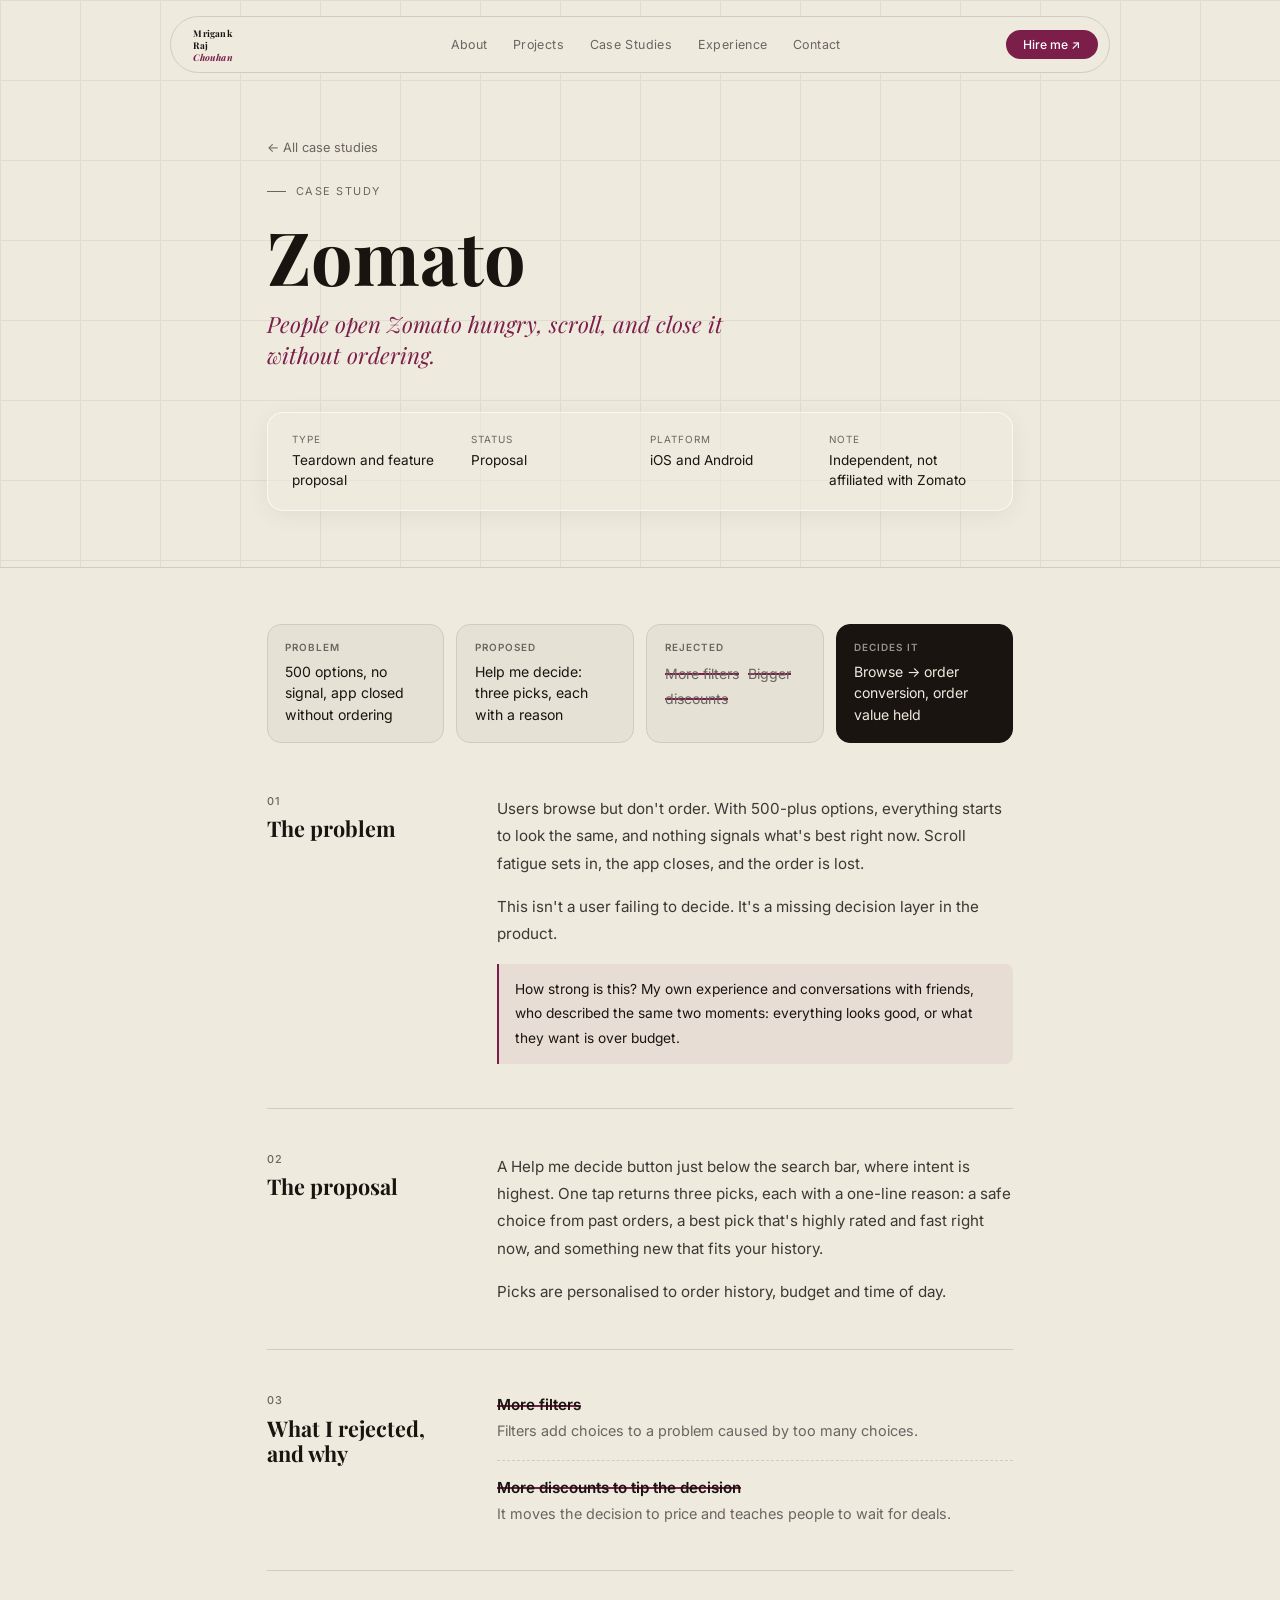
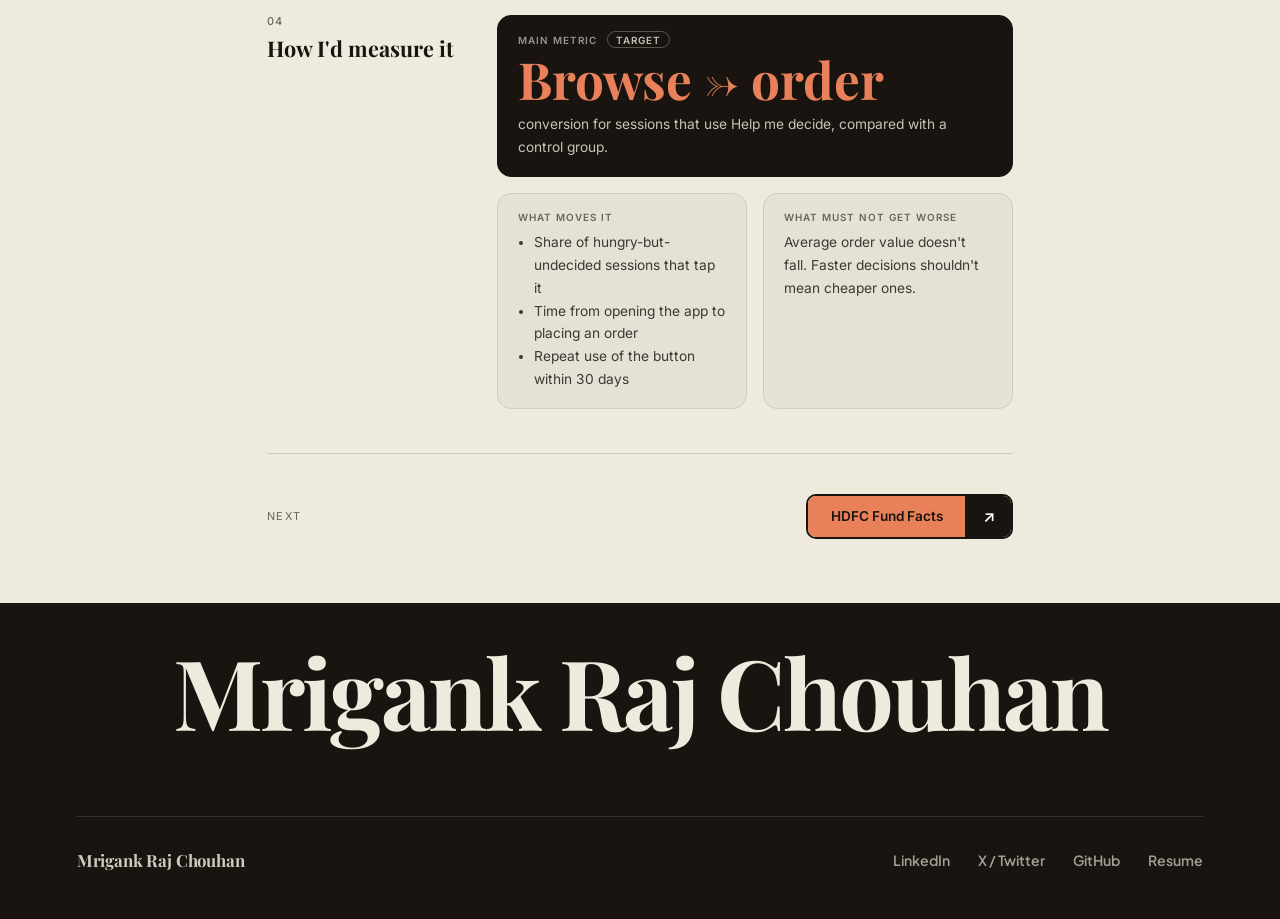
<file: work/zomato.html>
<!DOCTYPE html>
<html lang="en">
<head>
<meta charset="UTF-8"/>
<meta name="viewport" content="width=device-width,initial-scale=1"/>
<title>Zomato · Mrigank Raj Chouhan</title>
<meta name="description" content="People open Zomato hungry, scroll, and close it without ordering."/>
<link rel="canonical" href="https://mrigankraj.vercel.app/work/zomato"/>
<meta property="og:type" content="article"/>
<meta property="og:url" content="https://mrigankraj.vercel.app/work/zomato"/>
<meta property="og:title" content="Zomato · Mrigank Raj Chouhan"/>
<meta property="og:description" content="People open Zomato hungry, scroll, and close it without ordering."/>
<meta property="og:image" content="https://mrigankraj.vercel.app/assets/images/og.png"/>
<meta name="twitter:card" content="summary_large_image"/>
<meta name="twitter:image" content="https://mrigankraj.vercel.app/assets/images/og.png"/>
<link rel="icon" href="/favicon.ico"/>
<link rel="preconnect" href="https://fonts.googleapis.com"/>
<link rel="preconnect" href="https://fonts.gstatic.com" crossorigin/>
<link href="https://fonts.googleapis.com/css2?family=Plus+Jakarta+Sans:wght@400;500;600;700;800&family=Playfair+Display:ital,wght@0,700;1,700&family=Inter:wght@300;400;500;600&display=swap" rel="stylesheet"/>
<link rel="stylesheet" href="/assets/css/main.css?v=27"/>
<link rel="stylesheet" href="/assets/css/case.css?v=5"/>
</head>
<body>

<div class="nav-wrap">
  <nav aria-label="Main navigation">
    <a class="nav-name" href="/">Mrigank<br>Raj<br><em>Chouhan</em></a>
    <div class="nav-links">
      <a href="/#bring">About</a>
      <a href="/#projects">Projects</a>
      <a href="/#teardowns">Case Studies</a>
      <a href="/#experience">Experience</a>
      <a href="/#contact">Contact</a>
    </div>
    <div class="nav-right">
      <a href="mailto:mrigankrajchouhan@gmail.com?subject=Product%20internship" class="nav-cta">Hire me ↗</a>
    </div>
  </nav>
</div>
<header class="case-hero grid-bg"><div class="case-wrap sec-inner"><a class="case-back" href="/#teardowns">← All case studies</a><div class="sec-label">Case study</div><h1 class="case-title">Zomato</h1><p class="case-lede">People open Zomato hungry, scroll, and close it without ordering.</p><dl class="case-facts"><div><dt>Type</dt><dd>Teardown and feature proposal</dd></div><div><dt>Status</dt><dd>Proposal</dd></div><div><dt>Platform</dt><dd>iOS and Android</dd></div><div><dt>Note</dt><dd>Independent, not affiliated with Zomato</dd></div></dl></div></header>
<main class="case-body"><div class="case-wrap"><div class="glance"><div><span>Problem</span><p>500 options, no signal, app closed without ordering</p></div><div><span>Proposed</span><p>Help me decide: three picks, each with a reason</p></div><div><span>Rejected</span><p><span class="cut">More filters</span> <span class="cut">Bigger discounts</span></p></div><div><span>Decides it</span><p>Browse → order conversion, order value held</p></div></div><section class="case-sec"><h2><span>01</span>The problem</h2><div class="body"><p>Users browse but don't order. With 500-plus options, everything starts to look the same, and nothing signals what's best right now. Scroll fatigue sets in, the app closes, and the order is lost.</p><p>This isn't a user failing to decide. It's a missing decision layer in the product.</p><p class="signal">How strong is this? My own experience and conversations with friends, who described the same two moments: everything looks good, or what they want is over budget.</p></div></section><section class="case-sec"><h2><span>02</span>The proposal</h2><div class="body"><p>A Help me decide button just below the search bar, where intent is highest. One tap returns three picks, each with a one-line reason: a safe choice from past orders, a best pick that's highly rated and fast right now, and something new that fits your history.</p><p>Picks are personalised to order history, budget and time of day.</p></div></section><section class="case-sec"><h2><span>03</span>What I rejected, and why</h2><div class="body"><ul class="reasons"><li><span class="cut wrapok">More filters</span><span class="why">Filters add choices to a problem caused by too many choices.</span></li><li><span class="cut wrapok">More discounts to tip the decision</span><span class="why">It moves the decision to price and teaches people to wait for deals.</span></li></ul></div></section><section class="case-sec"><h2><span>04</span>How I'd measure it</h2><div class="body"><div class="metric"><div class="main"><span class="k">Main metric <span class="tag">target</span></span><p class="figure">Browse → order</p><p>conversion for sessions that use Help me decide, compared with a control group.</p></div><div><span class="k">What moves it</span><ul><li>Share of hungry-but-undecided sessions that tap it</li><li>Time from opening the app to placing an order</li><li>Repeat use of the button within 30 days</li></ul></div><div><span class="k">What must not get worse</span><p>Average order value doesn't fall. Faster decisions shouldn't mean cheaper ones.</p></div></div></div></section>
<div class="case-next"><span>Next</span><a href="/work/hdfc-mf-bot.html" class="btn-twotone"><span class="bt-text">HDFC Fund Facts</span><span class="bt-icon">↗</span></a></div></div></main>

<footer>
  <div class="footer-giant-title">Mrigank Raj Chouhan</div>
  <div class="footer-bottom-bar">
    <div class="footer-logo-text">Mrigank Raj Chouhan</div>
    <div class="footer-nav-links">
      <a href="https://www.linkedin.com/in/mrigankraj" target="_blank" rel="noopener noreferrer" class="footer-nav-link">LinkedIn</a>
      <a href="https://x.com/Mrigank_raj22" target="_blank" rel="noopener noreferrer" class="footer-nav-link">X / Twitter</a>
      <a href="https://github.com/mrigank-raj" target="_blank" rel="noopener noreferrer" class="footer-nav-link">GitHub</a>
      <a href="https://drive.google.com/file/d/1gmIsDmhPAh5XHuixjQSJWTEz9fLjeQnA/view?usp=sharing" target="_blank" rel="noopener noreferrer" class="footer-nav-link">Resume</a>
    </div>
  </div>
</footer>
<script defer src="/assets/js/site.js?v=6"></script>
</body>
</html>
</file>
<file: assets/css/main.css>
*{margin:0;padding:0;box-sizing:border-box}
:root{
  --swoosh:url("data:image/svg+xml,%3Csvg xmlns='http://www.w3.org/2000/svg' viewBox='0 0 400 32' preserveAspectRatio='none'%3E%3Cg fill='%23000'%3E%3Cpath d='M2 21 C 90 13 230 6 398 3 C 396 5 395 6 393 7 C 250 10 110 17 6 25 C 3 24 1 23 2 21 Z'/%3E%3Cpath d='M118 29 C 190 21 300 15 386 12 C 383 14 381 15 378 15 C 300 18 200 24 124 31 C 120 31 117 30 118 29 Z'/%3E%3Cpath d='M96 27 C 140 24 190 22 230 21 C 190 24 150 27 100 30 C 97 30 95 28 96 27 Z' opacity='.85'/%3E%3C/g%3E%3C/svg%3E");
  --cream:#EEEADE;
  --cream2:#E5E1D5;
  --burg:#7B1E4A;
  --text:#1A1410;
  --muted:#6B6560;
  --border:#D0CCC0;
  --salmon:#E8815A;
}
html{scroll-behavior:smooth}
body{background:var(--cream);color:var(--text);font-family:'Inter',sans-serif;overflow-x:hidden}
a{color:inherit;text-decoration:none}

/* GRID TEXTURE */
.grid-bg{position:relative}
.grid-bg::before{content:'';position:absolute;inset:0;
  background-image:linear-gradient(var(--border) 1px,transparent 1px),linear-gradient(90deg,var(--border) 1px,transparent 1px);
  background-size:80px 80px;opacity:0.45;pointer-events:none;z-index:0}

/* SCROLL REVEAL */
.reveal{opacity:0;transform:translateY(32px);transition:opacity 0.65s cubic-bezier(.4,0,.2,1),transform 0.65s cubic-bezier(.4,0,.2,1)}
.reveal.visible{opacity:1;transform:translateY(0)}
.reveal-delay-1{transition-delay:0.1s}
.reveal-delay-2{transition-delay:0.2s}
.reveal-delay-3{transition-delay:0.3s}

/* NAV */
.nav-wrap{position:fixed;top:1rem;left:50%;transform:translateX(-50%);z-index:200;width:calc(100% - 3rem);max-width:940px}
nav{border:1.5px solid var(--border);border-radius:100px;padding:0.6rem 0.7rem 0.6rem 1.4rem;display:grid;grid-template-columns:1fr auto 1fr;align-items:center;background:rgba(238,234,222,0.93);backdrop-filter:blur(16px)}
.nav-name{font-family:'Playfair Display',serif;font-size:0.58rem;font-weight:700;line-height:1.3;color:var(--text);letter-spacing:0.02em}
.nav-name em{font-style:italic;color:var(--burg)}
.nav-links{display:flex;gap:1.6rem;justify-content:center}
.nav-links a{font-size:0.78rem;color:var(--muted);letter-spacing:0.03em;transition:color 0.2s}
.nav-links a:hover{color:var(--text)}
.nav-right{display:flex;justify-content:flex-end}
.nav-cta{background:var(--burg);color:#fff;font-size:0.76rem;font-weight:500;padding:0.45rem 1.1rem;border-radius:100px;transition:opacity 0.2s;white-space:nowrap}
.nav-cta:hover{opacity:0.85}

/* BUTTONS */
.btn-burg{background:var(--burg);color:#fff;font-size:0.82rem;font-weight:500;padding:0.65rem 1.5rem;border-radius:100px;display:inline-flex;align-items:center;gap:0.4rem;transition:opacity 0.2s}
.btn-burg:hover{opacity:0.85}
.btn-outline{border:1.5px solid rgba(26,20,16,0.25);color:var(--text);font-size:0.82rem;padding:0.65rem 1.5rem;border-radius:100px;display:inline-flex;align-items:center;gap:0.4rem;transition:border-color 0.2s;background:transparent}
.btn-outline:hover{border-color:var(--muted)}
.btn-twotone{display:inline-flex;align-items:stretch;border-radius:10px;overflow:hidden;border:2.5px solid var(--text);font-weight:600;font-size:0.85rem;cursor:pointer;text-decoration:none;line-height:1}
.btn-twotone .bt-text{background:var(--salmon);color:var(--text);padding:0.78rem 1.4rem;display:flex;align-items:center;border-right:2.5px solid var(--text);white-space:nowrap}
.btn-twotone .bt-icon{background:var(--text);color:#fff;padding:0.78rem 1rem;display:flex;align-items:center;justify-content:center;font-size:1rem;min-width:44px}
.btn-twotone:hover{opacity:0.88}

section{position:relative;overflow:hidden}
.sec-inner{position:relative;z-index:1}
.sec-label{font-size:0.68rem;letter-spacing:0.14em;color:var(--muted);text-transform:uppercase;display:flex;align-items:center;gap:0.6rem;margin-bottom:1.25rem}
.sec-label::before{content:'';width:1.2rem;height:1px;background:var(--muted)}
.sec-h2{font-family:'Playfair Display',serif;font-size:clamp(2rem,3.5vw,3rem);line-height:1.1;margin-bottom:0.75rem}
.sec-h2 em{font-style:italic;color:var(--burg);position:relative}
.sec-h2 em::after{content:'';position:absolute;left:-5%;right:-5%;bottom:-.5em;height:.42em;background:var(--burg);-webkit-mask:var(--swoosh) center/100% 100% no-repeat;mask:var(--swoosh) center/100% 100% no-repeat;pointer-events:none}

/* HERO */
#hero{min-height:100vh;display:flex;flex-direction:column;align-items:center;text-align:center;padding:7rem 0 0;background:var(--cream)}
.hero-eyebrow{font-size:0.68rem;letter-spacing:0.15em;text-transform:uppercase;color:var(--muted);display:inline-flex;align-items:center;gap:0.65rem;margin-bottom:1.3rem}
.hero-eyebrow::before,.hero-eyebrow::after{content:'';width:1.2rem;height:1px;background:var(--border)}
#hero h1{font-family:'Playfair Display',serif;font-size:clamp(2rem,3.2vw,3rem);line-height:1.12;margin-bottom:0.5rem}
#hero h1 em{font-style:italic;position:relative;color:var(--burg)}
#hero h1 em::after{content:'';position:absolute;left:-5%;right:-5%;bottom:-.5em;height:.42em;background:var(--burg);-webkit-mask:var(--swoosh) center/100% 100% no-repeat;mask:var(--swoosh) center/100% 100% no-repeat;pointer-events:none;bottom:-.55em;left:-6%;right:-6%}
.hero-sub{font-size:0.88rem;color:var(--muted);max-width:420px;margin:1.75rem auto 1.75rem;line-height:1.8}
.hero-btns{display:flex;gap:0.75rem;justify-content:center;flex-wrap:wrap}

/* HERO POLAROID FAN */
.fan{display:flex;justify-content:center;align-items:flex-start;padding:3.5rem 1rem 4rem;position:relative;z-index:1;width:100%}
.fan-card{--w:clamp(112px,12vw,190px);flex:0 0 var(--w);width:var(--w);margin-left:0.6rem;background:#fff;padding:0.5rem 0.5rem 0;border:1.5px solid #1a1410;border-radius:6px;
  box-shadow:0 10px 28px rgba(26,20,16,0.16);transform:translateY(var(--y)) rotate(var(--rot));transition:transform 0.35s cubic-bezier(.2,.8,.2,1),box-shadow 0.35s;
  opacity:0;animation:fanIn 0.7s cubic-bezier(.2,.8,.2,1) forwards;animation-delay:calc(0.25s + var(--i) * 0.09s)}
.fan-card:first-child{margin-left:0}
.fan-card:hover{transform:translateY(calc(var(--y) - 18px)) rotate(0deg) scale(1.06);box-shadow:0 22px 44px rgba(26,20,16,0.26);z-index:5}
.fan-card img{display:block;width:100%;aspect-ratio:4/5;object-fit:cover;border-radius:2px}
.fan-card p{font-size:0.66rem;font-weight:600;line-height:1.35;color:var(--text);padding:0.55rem 0.7rem 0.65rem;min-height:2.9rem;text-align:center}
@keyframes fanIn{from{opacity:0;transform:translateY(calc(var(--y) + 40px)) rotate(0deg)}to{opacity:1;transform:translateY(var(--y)) rotate(var(--rot))}}
@media (prefers-reduced-motion:reduce){.fan-card{animation:none;opacity:1}}

/* MARQUEE */
.mq-wrap{border-top:1px solid var(--border);border-bottom:1px solid var(--border);padding:0.85rem 0;overflow:hidden;background:var(--burg);position:relative;z-index:1}
.mq-inner{display:flex;width:max-content;animation:goLeft 30s linear infinite}
.mq-wrap:hover .mq-inner{animation-play-state:paused}
.skill-chip{font-size:0.7rem;letter-spacing:0.1em;text-transform:uppercase;color:rgba(255,255,255,0.72);white-space:nowrap;display:flex;align-items:center;padding:0 1.2rem}
.skill-chip::after{content:'·';margin-left:1.2rem;color:rgba(255,255,255,0.35)}
@keyframes goLeft{0%{transform:translateX(0)}100%{transform:translateX(-50%)}}

/* WHAT I BRING */
#bring{background:var(--burg);padding:6rem 8%;position:relative;overflow:hidden}
#bring::before{content:'MRC';position:absolute;font-family:'Playfair Display',serif;font-style:italic;font-weight:700;font-size:28vw;color:rgba(255,255,255,0.04);line-height:1;bottom:-4vw;right:-2vw;pointer-events:none;z-index:0;letter-spacing:-0.04em;user-select:none}
#bring::after{content:'';position:absolute;inset:0;
  background-image:url("data:image/svg+xml,%3Csvg xmlns='http://www.w3.org/2000/svg' width='120' height='104'%3E%3Cpolygon points='60,2 118,32 118,72 60,102 2,72 2,32' fill='none' stroke='rgba(255,255,255,0.055)' stroke-width='1.5'/%3E%3C/svg%3E");
  background-size:120px 104px;pointer-events:none;z-index:0}
#bring .sec-inner{position:relative;z-index:1}
#bring .sec-label{color:rgba(255,255,255,0.45)}
#bring .sec-label::before{background:rgba(255,255,255,0.2)}
#bring .sec-h2{color:#fff}
#bring .sec-h2 em{color:rgba(255,255,255,0.65)}
#bring .sec-h2 em::after{background:rgba(255,255,255,0.55)}

/* Merged Executive Profile & About Section Styles */
.bring-executive-grid{
  display: grid;
  grid-template-columns: 1.22fr 0.78fr;
  gap: 3.5rem;
  align-items: flex-start;
  margin-top: 2rem;
  position: relative;
  z-index: 2;
}
.bring-story-col{
  display: flex;
  flex-direction: column;
}
.bring-story-text{
  color: rgba(255, 255, 255, 0.78);
  font-size: 0.95rem;
  line-height: 1.8;
}
.bring-story-text strong{
  color: #FFFFFF;
  font-weight: 600;
}
.bring-story-text p{
  margin-bottom: 1.25rem;
}
.bring-profile-card{
  background: rgba(255, 255, 255, 0.07);
  border: 1px solid rgba(255, 255, 255, 0.16);
  border-radius: 16px;
  padding: 1.85rem;
  backdrop-filter: blur(10px);
  box-shadow: 0 15px 40px rgba(0, 0, 0, 0.25);
  position: sticky;
  top: 6rem;
}
.bring-profile-card-header{
  border-bottom: 1px solid rgba(255, 255, 255, 0.12);
  padding-bottom: 1.25rem;
  margin-bottom: 1.25rem;
}
.bring-profile-name{
  font-family: 'Playfair Display', serif;
  font-size: 1.35rem;
  font-weight: 700;
  color: #FFFFFF;
  line-height: 1.2;
  margin-bottom: 0.25rem;
}
.bring-profile-title{
  font-size: 0.82rem;
  color: rgba(255, 255, 255, 0.65);
}
.bring-cred-row{
  display: flex;
  justify-content: space-between;
  align-items: center;
  padding: 0.78rem 0;
  border-bottom: 1px solid rgba(255, 255, 255, 0.08);
  font-size: 0.87rem;
}
.bring-cred-label{
  color: rgba(255, 255, 255, 0.55);
  font-weight: 500;
}
.bring-cred-val{
  color: #FFFFFF;
  font-weight: 600;
  text-align: right;
}
.bring-card-footer{
  margin-top: 1.6rem;
}
@media (max-width: 950px) {
  .bring-executive-grid{
    grid-template-columns: 1fr;
    gap: 2.5rem;
  }
  .bring-profile-card{
    position: relative;
    top: 0;
  }
}

/* PROJECTS & TEARDOWNS */
#projects,#teardowns{padding:6rem 8%;background:var(--cream)}

.case-card{position:relative;border-radius:16px;padding:1.75rem;transition:transform 0.25s,box-shadow 0.25s;background:rgba(238,234,222,0.55);backdrop-filter:blur(12px);-webkit-backdrop-filter:blur(12px);border:1px solid rgba(255,255,255,0.7);box-shadow:0 4px 24px rgba(26,20,16,0.06)}
.case-card.live{cursor:pointer}
.case-card.live:hover{transform:translateY(-4px);box-shadow:0 12px 40px rgba(26,20,16,0.12)}
.card-tags{display:flex;gap:0.45rem;flex-wrap:wrap;margin-bottom:1rem}
.ctag{font-size:0.65rem;letter-spacing:0.08em;text-transform:uppercase;padding:0.26rem 0.65rem;border-radius:100px;border:1px solid var(--border);color:var(--muted);background:rgba(238,234,222,0.8);white-space:nowrap}
.ctag.hi{border-color:rgba(123,30,74,0.3);color:var(--burg);background:rgba(123,30,74,0.06)}
.case-card h3{font-family:'Playfair Display',serif;font-size:1.15rem;margin-bottom:0.6rem;line-height:1.25}
.case-card p{font-size:0.82rem;color:var(--muted);line-height:1.72;margin-bottom:1rem}
.outcome{background:rgba(123,30,74,0.06);border-left:2px solid var(--burg);border-radius:0 8px 8px 0;padding:0.65rem 0.9rem;font-size:0.78rem;color:var(--text);line-height:1.65}
.outcome strong{color:var(--burg);font-weight:500}
.card-read{display:inline-flex;align-items:center;gap:0.35rem;font-size:0.75rem;color:var(--burg);font-weight:500;margin-top:1rem;letter-spacing:0.03em;transition:gap 0.2s}
.card-read::after{content:'→';transition:transform 0.2s}
.case-card.live:hover .card-read::after{transform:translateX(4px)}

/* PROJECTS: BURGUNDY SHOWCASE BACKGROUND */
#projects{
  background-color: #55122f;
  background-image: 
    url("https://cdn.prod.website-files.com/684bf67a638fa90c1418ba7c/69afd282e20f1f9653015e32_Break%20into%20Product%20Management%20(1).avif"),
    url("data:image/svg+xml,%3Csvg width='1400' height='700' viewBox='0 0 1400 700' xmlns='http://www.w3.org/2000/svg'%3E%3Cg fill='none' stroke='%23ffffff' stroke-opacity='0.22' stroke-width='2'%3E%3Cpath d='M100 150 L250 150 L320 270 L250 390 L100 390 L30 270 Z'/%3E%3Cpath d='M130 185 L230 185 L280 270 L230 355 L130 355 L80 270 Z'/%3E%3Cpath d='M1150 150 L1300 150 L1370 270 L1300 390 L1150 390 L1080 270 Z'/%3E%3Cpath d='M1170 185 L1270 185 L1320 270 L1270 355 L1170 355 L1120 270 Z'/%3E%3C/g%3E%3C/svg%3E"),
    radial-gradient(circle at 50% 30%, #7B1E4A 0%, #4D102C 60%, #35091E 100%);
  background-size: cover, cover, cover;
  background-position: center top, center, center;
  background-repeat: no-repeat, no-repeat, no-repeat;
  position: relative;
  overflow: hidden;
  padding: 6.5rem 4%;
  border-top: 1px solid rgba(255,255,255,0.15);
  border-bottom: 1px solid rgba(255,255,255,0.15);
}
.projects-pattern-overlay{
  position: absolute;
  top: 0;
  left: 0;
  right: 0;
  bottom: 0;
  background-image: url("https://cdn.prod.website-files.com/684bf67a638fa90c1418ba7c/69afd282e20f1f9653015e32_Break%20into%20Product%20Management%20(1).avif");
  background-size: cover;
  background-position: center top;
  background-repeat: no-repeat;
  opacity: 0.95;
  pointer-events: none;
  z-index: 1;
}
/* TOOLS — FULL WIDTH 9-COL GRID */
#tools{background:var(--cream);position:relative;isolation:isolate;overflow:hidden !important;contain:paint !important;max-height:800px !important;z-index:1}
#tools::before{content:'';position:absolute;inset:0;
  background-image:linear-gradient(#B8B4AA 1px,transparent 1px),linear-gradient(90deg,#B8B4AA 1px,transparent 1px);
  background-size:160px 160px;opacity:0.55;pointer-events:none;z-index:0}
.tools-stage{position:relative;z-index:1;display:grid;grid-template-columns:repeat(9,1fr);grid-template-rows:repeat(5,160px);grid-auto-rows:0px !important;width:100%;max-height:800px !important;overflow:hidden !important;contain:paint !important}
.tools-cell{display:flex;align-items:center;justify-content:center;border:1px solid #B8B4AA;background:transparent;min-height:160px;max-height:160px;overflow:hidden}
.tool-logo{display:flex;flex-direction:column;align-items:center;gap:0.5rem;text-align:center}
.tool-logo img{width:32px;height:32px;object-fit:contain}
.tool-logo span{font-size:0.75rem;font-weight:600;font-family:'Inter',sans-serif;white-space:nowrap}
.tools-center-cell{grid-column:4/7;grid-row:2/5;background:var(--cream);border:1.5px solid #B8B4AA;display:flex;align-items:center;justify-content:center;z-index:2}
.tools-center-text{text-align:center;padding:2.5rem 2rem}
.tc-eyebrow{font-size:0.63rem;letter-spacing:0.14em;text-transform:uppercase;color:var(--muted);display:flex;align-items:center;justify-content:center;gap:0.5rem;margin-bottom:1rem}
.tc-eyebrow::before,.tc-eyebrow::after{content:'';width:1rem;height:1px;background:var(--border)}
.tools-center-text h2{font-family:'Playfair Display',serif;font-size:clamp(1.4rem,1.8vw,1.9rem);line-height:1.15;margin-bottom:0.75rem;color:var(--text)}
.tools-center-text h2 em{font-style:italic;color:var(--burg);position:relative}
.tools-center-text h2 em::after{content:'';position:absolute;left:-5%;right:-5%;bottom:-.5em;height:.42em;background:var(--burg);-webkit-mask:var(--swoosh) center/100% 100% no-repeat;mask:var(--swoosh) center/100% 100% no-repeat;pointer-events:none}
.tools-center-text p{font-size:0.82rem;color:var(--muted);line-height:1.75;margin-bottom:1.5rem;max-width:240px;margin-left:auto;margin-right:auto}

/* ABOUT */
#about{padding:0 !important;background:transparent !important;width:0;height:0;margin:0;border:none;display:block}

/* EXPERIENCE */
#experience{padding:6rem 8%;background:var(--cream)}
.exp-list{border:1px solid var(--border);border-radius:14px;overflow:hidden;margin-top:1.5rem}
.exp-row{background:var(--cream);border-bottom:1px solid var(--border);padding:1.4rem 1.75rem;display:grid;grid-template-columns:1fr auto;gap:1.5rem;align-items:start;transition:background 0.2s}
.exp-row:last-child{border-bottom:none}
.exp-row:hover{background:var(--cream2)}
.exp-role{font-weight:500;font-size:0.9rem;margin-bottom:0.2rem;color:var(--text)}
.exp-co{font-size:0.78rem;color:var(--burg);margin-bottom:0.45rem}
.exp-desc{font-size:0.8rem;color:var(--muted);line-height:1.72;max-width:560px}
.exp-date{font-size:0.73rem;color:var(--muted);text-align:right;white-space:nowrap}
.exp-type{font-size:0.63rem;letter-spacing:0.07em;text-transform:uppercase;color:var(--muted);margin-top:0.3rem;text-align:right}

/* FOOTER — EDGE-TO-EDGE TYPOGRAPHIC FOOTER */
footer{background:#1A1410;padding:2.5rem 6% 3rem;display:flex;flex-direction:column;width:100%;isolation:isolate}
.footer-giant-title{font-family:'Playfair Display',serif;font-size:clamp(1.8rem, 7.6vw, 8.2rem);white-space:nowrap;font-weight:700;letter-spacing:-0.03em;line-height:0.98;color:#EEEADE;text-align:center;width:100%;margin-bottom:4rem;user-select:none;overflow:hidden;padding-bottom:.14em}
.footer-bottom-bar{border-top:1px solid rgba(238,234,222,.14);padding-top:2rem;display:flex;justify-content:space-between;align-items:center;width:100%;flex-wrap:wrap;gap:1.5rem}
.footer-logo-text{font-family:'Playfair Display',serif;font-size:1.05rem;font-weight:700;color:rgba(238,234,222,.85);letter-spacing:-0.01em}
.footer-nav-links{display:flex;gap:1.75rem;align-items:center;flex-wrap:wrap}
.footer-nav-link{font-family:'Plus Jakarta Sans','Inter',sans-serif;font-size:0.88rem;font-weight:600;color:rgba(238,234,222,.65);text-decoration:none;transition:color 0.2s}
.footer-nav-link:hover{color:var(--salmon)}

/* TOOLS MOBILE */
#tools-mobile{display:none;padding:3.5rem 6%;background:var(--cream);border-top:1px solid var(--border);border-bottom:1px solid var(--border);text-align:center}
#tools-mobile .tc-eyebrow{font-size:0.63rem;letter-spacing:0.14em;text-transform:uppercase;color:var(--muted);display:flex;align-items:center;justify-content:center;gap:0.5rem;margin-bottom:1rem}
#tools-mobile .tc-eyebrow::before,#tools-mobile .tc-eyebrow::after{content:'';width:1rem;height:1px;background:var(--border)}
#tools-mobile h2{font-family:'Playfair Display',serif;font-size:1.6rem;line-height:1.15;margin-bottom:0.6rem;color:var(--text)}
#tools-mobile h2 em{font-style:italic;color:var(--burg)}
#tools-mobile p{font-size:0.84rem;color:var(--muted);line-height:1.75;margin-bottom:1.5rem;max-width:320px;margin-left:auto;margin-right:auto}
.tools-pill-grid{display:flex;flex-wrap:wrap;gap:0.55rem;margin-bottom:1.75rem;justify-content:center}
.tool-pill{display:inline-flex;align-items:center;gap:0.45rem;padding:0.5rem 0.9rem;border:1px solid var(--border);border-radius:100px;background:var(--cream2);font-size:0.78rem;font-weight:500;color:var(--text);transition:border-color 0.2s}
.tool-pill:hover{border-color:var(--burg)}
.tool-pill img{width:15px;height:15px;object-fit:contain}

/* RESPONSIVE */
@media(max-width:900px){
  .nav-wrap{width:calc(100% - 2rem);top:0.75rem}
  .nav-links{display:none}
  nav{grid-template-columns:1fr 1fr;padding:0.55rem 0.6rem 0.55rem 1.1rem}
  .nav-right{grid-column:2;justify-content:flex-end}
  #hero{padding:5.5rem 0 0}
  #hero h1{font-size:clamp(1.8rem,6vw,2.6rem)}
  .fan{padding:2.5rem 1rem 3rem}
  .fan-card{--w:clamp(105px,17vw,140px)}
  .fan-card:nth-child(n+6){display:none}
  #bring{padding:4rem 6%}
  #about{padding:4rem 6%}
  #experience{padding:4rem 6%}
  .tools-stage{display:none}
  #tools::before{display:none}
  #tools-mobile{display:block}
  .exp-row{grid-template-columns:1fr;gap:0.5rem}
  .exp-date{text-align:left}
  .exp-type{text-align:left}
  footer{flex-direction:column;gap:1rem;text-align:center;padding:1.5rem 6%}
}
@media(max-width:640px){
  .nav-wrap{width:calc(100% - 1.5rem);top:0.6rem}
  nav{padding:0.5rem 0.6rem 0.5rem 1rem}
  .nav-name{font-size:0.52rem}
  .nav-cta{font-size:0.7rem;padding:0.4rem 0.85rem}
  .btn-burg,.btn-outline{width:100%;max-width:280px;justify-content:center}
  .sec-h2{font-size:clamp(1.6rem,7vw,2.2rem)}
  #hero{padding:5rem 0 2.5rem; min-height: auto;}
  #hero h1{font-size:clamp(1.6rem,7vw,2.2rem)}
  .hero-sub{font-size:0.82rem;margin:1.25rem auto}
  .hero-btns{flex-direction:column;align-items:center;gap:0.6rem}
  .fan-card{--w:96px}
  .fan-card:nth-child(n+5){display:none}
  .fan-card p{font-size:0.58rem;min-height:2.5rem}
  #bring{padding:3.5rem 5%}
  #projects,#teardowns{padding:3.5rem 5%}
  .case-card{padding:1.25rem}
  #about{padding:3.5rem 5%}
  #experience{padding:3.5rem 5%}
  .exp-list{border-radius:10px}
  .exp-row{padding:1.1rem}
  .exp-desc{font-size:0.77rem}
  footer{padding:1.25rem 5%}
}

/* THE PEN: a strike drawn through what was left out, once its card scrolls into view */
.cut{background:linear-gradient(var(--pen,var(--burg)),var(--pen,var(--burg))) no-repeat 0 56%/0% 2px;transition:background-size .6s cubic-bezier(.6,.05,.3,1) .25s}
.reveal.visible .cut,.case-body .cut{background-size:100% 2px}

/* PROJECTS: DECISION ROWS ON THE BURGUNDY SHOWCASE */
.dl-rows{max-width:1180px;margin:3.2rem auto 0;display:flex;flex-direction:column;gap:1.25rem;position:relative;z-index:2}
.dl-row{--pen:var(--salmon);display:grid;grid-template-columns:minmax(0,1fr) minmax(0,1.35fr) minmax(0,.95fr);gap:2.25rem;padding:2rem 2.25rem;border-radius:20px;background:rgba(238,234,222,0.07);border:1px solid rgba(238,234,222,0.18);backdrop-filter:blur(10px);-webkit-backdrop-filter:blur(10px);color:#EEEADE;text-align:left}
.dl-row h3{font-family:'Playfair Display',serif;font-size:1.9rem;line-height:1.1;margin:.85rem 0 .6rem;color:#fff}
.dl-row p{font-size:.88rem;line-height:1.7;color:rgba(238,234,222,.82)}
.dl-id a{color:#fff;text-decoration:underline;text-underline-offset:3px}
.dl-tags{display:flex;flex-wrap:wrap;gap:.4rem}
.dl-tag{font-size:.62rem;letter-spacing:.1em;text-transform:uppercase;padding:.25rem .6rem;border-radius:100px;border:1px solid rgba(238,234,222,.3);color:rgba(238,234,222,.85)}
.dl-tag.live::before{content:'';display:inline-block;width:6px;height:6px;border-radius:50%;background:#4ADE80;margin-right:.4rem;vertical-align:middle}
.dl-k{display:block;font-size:.66rem;letter-spacing:.12em;text-transform:uppercase;color:rgba(238,234,222,.55);margin-bottom:.45rem;font-weight:600}
.dl-k em{font-style:normal;margin-left:.4rem;padding:.12rem .5rem;border-radius:100px;border:1px solid rgba(238,234,222,.3);letter-spacing:.08em}
.dl-k em.m{background:#EEEADE;color:var(--burg);border-color:#EEEADE}
.dl-row .dl-obvious{font-family:'Playfair Display',serif;font-size:1.25rem;line-height:1.35;margin-bottom:.9rem}
.dl-obvious .cut{color:rgba(238,234,222,.6)}
.dl-left{margin-top:1rem}
.dl-row .dl-left .cut{display:inline;margin-right:.9rem;font-size:.82rem;line-height:1.9}
.dl-win{border-left:1px solid rgba(238,234,222,.18);padding-left:2rem}
.dl-row .dl-fig{font-family:'Playfair Display',serif;font-weight:700;font-size:clamp(2.2rem,3.2vw,2.8rem);line-height:1;color:#fff;margin-bottom:.5rem}
.dl-row .dl-guard{margin-top:.9rem;padding-top:.75rem;border-top:1px dashed rgba(238,234,222,.25);font-size:.8rem;color:rgba(238,234,222,.65)}
.dl-actions{display:flex;align-items:center;gap:1rem;flex-wrap:wrap;margin-top:1.4rem}
.btn-twotone.dl-btn{font-size:.78rem}
.dl-btn .bt-text{padding:.65rem 1rem}
.dl-btn .bt-icon{padding:.65rem .8rem;min-width:38px}
.dl-link{font-size:.82rem;color:#EEEADE;text-decoration:underline;text-underline-offset:4px;text-decoration-color:var(--salmon)}

/* CASE STUDIES: TEARDOWN CARDS */
.cs-grid{display:grid;grid-template-columns:repeat(3,minmax(0,1fr));gap:1.25rem;margin-top:2rem}
.cs-card{display:flex;flex-direction:column}
.cs-k{display:block;font-size:.62rem;letter-spacing:.1em;text-transform:uppercase;color:var(--muted);margin-bottom:.3rem;font-weight:600}

.case-card .cs-metric{margin:.75rem 0 0;font-size:.8rem;color:var(--text)}
.cs-card .card-read{margin-top:auto;padding-top:.9rem}

@media(max-width:1000px){
  .dl-row{grid-template-columns:minmax(0,1fr) minmax(0,1fr)}
  .dl-win{grid-column:1 / -1;border-left:none;padding-left:0;border-top:1px solid rgba(238,234,222,.18);padding-top:1.5rem}
  .cs-grid{grid-template-columns:minmax(0,1fr)}
}
@media(max-width:640px){
  .dl-row{grid-template-columns:minmax(0,1fr);padding:1.5rem;gap:1.5rem}
  .dl-row h3{font-size:1.6rem}
}
@media (prefers-reduced-motion:reduce){.cut{transition:none;background-size:100% 2px}}

.dl-id h3 a{text-decoration:none}
.dl-id h3 a:hover{color:#FCD34D}
.dl-row .dl-credit{font-size:.8rem;color:rgba(238,234,222,.7);margin-top:.6rem}
.dl-row .dl-credit a{color:#fff;text-decoration:underline;text-underline-offset:3px}

/* room for the brush underline below headings that have one */
.sec-h2:has(em),.tools-center-text h2:has(em){padding-bottom:.45em}

/* CASE STUDIES: tighter cards */
.cs-grid{gap:1.1rem;margin-top:1.75rem}
.cs-card.case-card{padding:1.5rem}
.cs-card h3{font-size:1.12rem;margin-bottom:.75rem}
.cs-card .card-tags{margin-bottom:.8rem;flex-wrap:wrap}
.cs-card .outcome{font-size:.8rem}

/* MOBILE: shorter project rows and case cards; full detail stays on each case page */
@media(max-width:640px){
  .dl-rows{gap:1rem;margin-top:2rem}
  .dl-row{gap:1rem!important;padding:1.25rem!important}
  .dl-row h3{font-size:1.45rem;margin:.6rem 0 .35rem}
  .dl-tags .dl-tag:nth-child(n+3){display:none}
  .dl-call > p:not(.dl-obvious),.dl-left,.dl-guard{display:none}
  .dl-row .dl-obvious{font-size:1rem;margin-bottom:0}
  .dl-win{padding-top:1rem!important;display:grid;grid-template-columns:auto minmax(0,1fr);column-gap:.9rem;align-items:center}
  .dl-win > .dl-k,.dl-actions{grid-column:1 / -1}
  .dl-row .dl-fig{font-size:2rem;margin:0}
  .dl-win > p:not(.dl-fig){font-size:.82rem;line-height:1.45}
  .dl-actions{margin-top:.9rem}
  .cs-grid{gap:.9rem}
  .cs-card.case-card{padding:1.15rem}
  .cs-card .card-tags .ctag:nth-child(2){display:none}
  .cs-card h3{font-size:1.05rem}
  .case-card .cs-metric{display:none}
  .cs-card .card-read{padding-top:.75rem;margin-top:0}
}

/* MOBILE: polaroid fan sized to the screen, cards overlap so none get cut off */
@media(max-width:900px){
  .fan{padding:2.5rem .75rem 3rem;overflow:visible}
  .fan-card{--w:min(145px,23vw);margin-left:-1.5vw}
  .fan-card:first-child{margin-left:0}
  .fan-card:nth-child(n+5){display:none}
  .fan-card p{font-size:clamp(.52rem,2.3vw,.66rem);padding:.45rem .35rem .55rem;min-height:2.4rem}
}

/* WRITING */
#writing{background:var(--cream);padding:0 8%}
.wr-head{display:flex;justify-content:space-between;align-items:flex-end;flex-wrap:wrap;gap:1rem}
.wr-sub{max-width:360px;font-size:.88rem;color:var(--muted);line-height:1.7}
.wr-list{border:1px solid var(--border);border-radius:14px;overflow:hidden;margin-top:1.75rem}
.wr-row{display:grid;grid-template-columns:minmax(0,1fr) auto;gap:1.5rem;align-items:center;padding:1.4rem 1.75rem;border-bottom:1px solid var(--border);background:var(--cream);transition:background .2s}
.wr-row:last-child{border-bottom:none}
a.wr-row:hover{background:var(--cream2)}
.wr-title{font-family:'Playfair Display',serif;font-size:1.15rem;line-height:1.3;color:var(--text)}
.wr-blurb{font-size:.84rem;color:var(--muted);margin-top:.35rem;line-height:1.6}
.wr-meta{font-size:.68rem;letter-spacing:.1em;text-transform:uppercase;color:var(--muted);white-space:nowrap}
.wr-row.soon .wr-meta{color:var(--burg);border:1px solid rgba(123,30,74,.3);background:rgba(123,30,74,.06);padding:.3rem .7rem;border-radius:100px}
.wr-all{font-size:.85rem;font-weight:600;color:var(--burg)}
@media(max-width:640px){#writing{padding:0 5%}#writing .sec-inner{padding:0 0 3.5rem!important}.wr-row{grid-template-columns:1fr;gap:.6rem;padding:1.1rem}.wr-row .wr-meta{justify-self:start}}
.wr-foot{margin-top:1.5rem;display:flex;justify-content:flex-start}
.wr-arrow{color:var(--burg);margin-left:.3rem}

/* CONTACT: dark espresso block */
#contact{background:#1A1410;color:#EEEADE;padding:6.5rem 8% 7rem}
.ct-wrap{max-width:1100px;margin:0 auto}
.ct-label{font-size:.68rem;letter-spacing:.16em;text-transform:uppercase;color:rgba(238,234,222,.55);display:flex;align-items:center;gap:.6rem}
.ct-label::before{content:'';width:1.2rem;height:1px;background:rgba(238,234,222,.4)}
.ct-h{font-family:'Playfair Display',serif;font-weight:700;font-size:clamp(2.6rem,6vw,4.6rem);line-height:1.04;margin:1.4rem 0 1.2rem;padding-bottom:.4em;color:#EEEADE}
.ct-h em{font-style:italic;position:relative;color:var(--salmon)}
.ct-h em::after{content:'';position:absolute;left:-4%;right:-4%;bottom:-.42em;height:.36em;background:var(--salmon);-webkit-mask:var(--swoosh) center/100% 100% no-repeat;mask:var(--swoosh) center/100% 100% no-repeat}
.ct-sub{max-width:440px;font-size:.95rem;line-height:1.7;color:rgba(238,234,222,.7);margin-top:1.6rem}
.ct-grid{display:grid;grid-template-columns:minmax(0,1fr) minmax(0,1fr);gap:5rem;margin-top:4rem;align-items:start}
.ct-k{font-size:.64rem;letter-spacing:.16em;text-transform:uppercase;color:rgba(238,234,222,.5);margin-bottom:1rem}
.ct-mail{display:inline;font-family:'Playfair Display',serif;font-size:clamp(1.7rem,3.2vw,2.6rem);line-height:1.2;color:#EEEADE;text-decoration:underline;text-decoration-color:rgba(238,234,222,.3);text-decoration-thickness:3px;text-underline-offset:8px;word-break:break-word;transition:text-decoration-color .2s}
.ct-mail:hover{text-decoration-color:var(--salmon)}
.ct-copy{display:flex;align-items:center;gap:.5rem;margin-top:1.1rem;background:transparent;border:1px solid rgba(238,234,222,.25);color:rgba(238,234,222,.8);font:500 .78rem 'Inter',sans-serif;padding:.5rem .8rem;border-radius:8px;cursor:pointer;transition:border-color .2s,color .2s}
.ct-copy:hover{border-color:var(--salmon);color:#fff}
.ct-rule{height:1px;background:rgba(238,234,222,.14);margin:2.5rem 0 2rem}
.ct-links{display:flex;flex-wrap:wrap;gap:1.6rem}
.ct-links a{font-size:.8rem;font-weight:600;letter-spacing:.1em;text-transform:uppercase;color:#EEEADE;text-decoration:underline;text-decoration-color:rgba(238,234,222,.35);text-underline-offset:5px}
.ct-links a:hover{text-decoration-color:var(--salmon)}
.ct-note{font-family:'Playfair Display',serif;font-weight:400;font-size:1.6rem;margin-bottom:1.8rem;color:#EEEADE}
.ct-note em{font-style:italic;color:var(--salmon)}
.ct-field{display:block;margin-bottom:1.6rem}
.ct-field span{display:block;font-size:.64rem;letter-spacing:.16em;text-transform:uppercase;color:rgba(238,234,222,.5);margin-bottom:.4rem}
.ct-field input,.ct-field textarea{width:100%;background:transparent;border:none;border-bottom:1px solid rgba(238,234,222,.3);color:#EEEADE;font:400 .95rem 'Inter',sans-serif;padding:.5rem 0;outline:none;resize:vertical;transition:border-color .2s}
.ct-field input::placeholder,.ct-field textarea::placeholder{color:rgba(238,234,222,.35)}
.ct-field input:focus,.ct-field textarea:focus{border-bottom-color:var(--salmon)}
.ct-err{min-height:1.2rem;font-size:.8rem;color:var(--salmon);margin:-.6rem 0 .8rem}
.ct-send{display:inline-flex;align-items:center;gap:.6rem;background:#EEEADE;color:#1A1410;border:none;border-radius:100px;padding:.85rem 1.5rem;font:600 .78rem 'Inter',sans-serif;letter-spacing:.12em;text-transform:uppercase;cursor:pointer;transition:background .2s,color .2s}
.ct-send:hover{background:var(--salmon)}
.ct-copy:focus-visible,.ct-send:focus-visible,.ct-links a:focus-visible,.ct-mail:focus-visible{outline:2px solid var(--salmon);outline-offset:3px}
@media(max-width:860px){#contact{padding:4.5rem 6% 5rem}.ct-grid{grid-template-columns:minmax(0,1fr);gap:3rem;margin-top:3rem}}

@media(max-width:900px){footer{padding:2rem 6% 2.5rem}}

/* MOTION 1: hero underline paints itself in after the headline appears */
#hero h1 em::after{clip-path:inset(0 100% 0 0)}
#hero h1.visible em::after{animation:paintSwoosh .9s .55s cubic-bezier(.65,.05,.25,1) forwards}
@keyframes paintSwoosh{to{clip-path:inset(0 0 0 0)}}

/* MOTION 9: scroll progress line on the nav pill */
nav{position:relative}
.nav-progress{position:absolute;left:-1.5px;top:-1.5px;width:calc(100% + 3px);height:calc(100% + 3px);overflow:visible;pointer-events:none}
.nav-progress path{fill:none;stroke:var(--burg);stroke-width:2.5;stroke-linecap:round;stroke-dasharray:1;stroke-dashoffset:1;transition:stroke-width .45s cubic-bezier(.2,.8,.2,1),filter .45s}
.nav-progress.done path{stroke-width:4.5;filter:drop-shadow(0 0 6px rgba(123,30,74,.35))}

/* MOTION 5: cursor spotlight on case study cards */
.cs-card{overflow:hidden}
.cs-card::before{content:'';position:absolute;inset:0;background:radial-gradient(260px circle at var(--mx,50%) var(--my,50%),rgba(123,30,74,.11),transparent 70%);opacity:0;transition:opacity .3s;pointer-events:none}
.cs-card:hover::before{opacity:1}
.cs-card > *{position:relative;z-index:1}

@media (prefers-reduced-motion:reduce){#hero h1 em::after{clip-path:none;animation:none}}

/* MOTION: section heading underlines paint in on scroll */
.motion .sec-h2 em::after,.motion .tools-center-text h2 em::after,.motion .ct-h em::after{clip-path:inset(0 100% 0 0)}
.motion .drawn em::after{animation:paintSwoosh .9s .3s cubic-bezier(.65,.05,.25,1) forwards}

/* MOTION: active section in the nav */
.nav-links a{position:relative}
.nav-links a::after{content:'';position:absolute;left:50%;bottom:-7px;width:4px;height:4px;border-radius:50%;background:var(--burg);transform:translateX(-50%) scale(0);transition:transform .3s}
.nav-links a.active{color:var(--burg)}
.nav-links a.active::after{transform:translateX(-50%) scale(1)}

/* MOTION: experience rows get a burgundy edge on hover */
.exp-row{position:relative}
.exp-row::before{content:'';position:absolute;left:0;top:0;bottom:0;width:3px;background:var(--burg);transform:scaleY(0);transform-origin:top;transition:transform .35s cubic-bezier(.2,.8,.2,1)}
.exp-row:hover::before{transform:scaleY(1)}
.exp-row > div:first-child{transition:transform .35s cubic-bezier(.2,.8,.2,1)}
.exp-row:hover > div:first-child{transform:translateX(6px)}

/* MOTION: footer name rises letter by letter */
.footer-giant-title .fl{display:inline-block;transform:translateY(110%);transition:transform .8s cubic-bezier(.2,.8,.2,1) var(--d)}
.footer-giant-title.risen .fl{transform:none}
</file>
<file: assets/css/case.css>
/* Case study pages. Builds on main.css (nav, footer, tokens, sec-label, buttons). */
.case-wrap{max-width:900px;margin:0 auto;padding:0 6%}
.case-hero{padding:8.5rem 0 3.5rem;background:var(--cream);border-bottom:1px solid var(--border)}
.case-back{font-size:.8rem;color:var(--muted);transition:color .2s}
.case-back:hover{color:var(--text)}
.case-hero .sec-label{margin-top:1.75rem}
.case-title{font-family:'Playfair Display',serif;font-size:clamp(2.8rem,6vw,4.6rem);line-height:1.02;margin-bottom:1rem}
.case-lede{font-family:'Playfair Display',serif;font-style:italic;font-size:clamp(1.15rem,2vw,1.4rem);color:var(--burg);max-width:36ch;line-height:1.4}
.case-facts{display:grid;grid-template-columns:repeat(4,minmax(0,1fr));gap:1.25rem;margin-top:2.5rem;padding:1.25rem 1.5rem;border-radius:16px;background:rgba(238,234,222,.55);border:1px solid rgba(255,255,255,.7);box-shadow:0 4px 24px rgba(26,20,16,.06);position:relative;z-index:1}
.case-facts dt{font-size:.62rem;letter-spacing:.1em;text-transform:uppercase;color:var(--muted)}
.case-facts dd{font-size:.85rem;margin-top:.3rem;line-height:1.5}
.case-facts a,.case-body .body a{color:var(--burg);text-decoration:underline;text-underline-offset:3px}

.case-body{padding:1rem 0 3rem;background:var(--cream)}
.case-sec{display:grid;grid-template-columns:190px minmax(0,1fr);gap:2.5rem;padding:2.75rem 0;border-bottom:1px solid var(--border)}
.case-sec h2{font-family:'Playfair Display',serif;font-size:1.35rem;line-height:1.2}
.case-sec h2 span{display:block;font-family:'Inter',sans-serif;font-size:.68rem;letter-spacing:.14em;color:var(--muted);margin-bottom:.5rem;font-weight:500}
.case-sec .body{max-width:62ch}
.case-sec .body p{font-size:.95rem;line-height:1.8;color:#3D3833}
.case-sec .body p + p{margin-top:1rem}

.reasons{list-style:none}
.reasons li{padding:1rem 0;border-bottom:1px dashed var(--border)}
.reasons li:first-child{padding-top:0}
.reasons li:last-child{border-bottom:none;padding-bottom:0}
.reasons .cut{font-weight:600;color:var(--text);font-size:.95rem}
.reasons .why{display:block;margin-top:.3rem;font-size:.9rem;line-height:1.7;color:var(--muted)}
.plain{padding-left:1.1rem}
.plain li{font-size:.92rem;line-height:1.75;color:#3D3833}
.plain li + li{margin-top:.5rem}

.signal{margin-top:1.25rem;background:rgba(123,30,74,.06);border-left:2px solid var(--burg);border-radius:0 8px 8px 0;padding:.8rem 1rem;font-size:.86rem !important;color:var(--text) !important;line-height:1.7}

.metric{display:grid;grid-template-columns:minmax(0,1fr) minmax(0,1fr);gap:1rem}
.metric > div{background:var(--cream2);border:1px solid var(--border);border-radius:14px;padding:1.1rem 1.25rem}
.metric .main{grid-column:1 / -1;background:#1A1410;border-color:#1A1410;color:#EEEADE}
.metric .k{display:block;font-size:.62rem;letter-spacing:.1em;text-transform:uppercase;color:var(--muted);margin-bottom:.5rem;font-weight:600}
.metric .main .k{color:rgba(238,234,222,.6)}
.metric .tag{margin-left:.4rem;padding:.1rem .5rem;border-radius:100px;border:1px solid rgba(238,234,222,.3);color:rgba(238,234,222,.8)}
.metric .tag.m{background:var(--salmon);border-color:var(--salmon);color:#1A1410}
.case-sec .body .metric .figure{font-family:'Playfair Display',serif;font-weight:700;font-size:clamp(2.2rem,4.5vw,3.2rem);line-height:1;color:var(--salmon)}
.case-sec .body .metric .main p:not(.figure){color:rgba(238,234,222,.82)!important;margin-top:.5rem}
.metric ul{padding-left:1rem}
.case-sec .body .metric li,.case-sec .body .metric p:not(.figure){font-size:.86rem;line-height:1.65;color:#3D3833}

.shot{margin-top:1.5rem;border:1px solid var(--border);border-radius:14px;overflow:hidden;box-shadow:0 4px 24px rgba(26,20,16,.06)}
.shot img{display:block;width:100%}

.case-next{display:flex;justify-content:space-between;align-items:center;gap:1rem;flex-wrap:wrap;padding:2.5rem 0 1rem}
.case-next > span{font-size:.68rem;letter-spacing:.14em;text-transform:uppercase;color:var(--muted)}

@media(max-width:760px){
  .case-hero{padding-top:7rem}
  .case-facts{grid-template-columns:minmax(0,1fr) minmax(0,1fr)}
  .case-sec{grid-template-columns:minmax(0,1fr);gap:1rem;padding:2rem 0}
  .metric{grid-template-columns:minmax(0,1fr)}
}

/* at a glance: the whole decision before the detail */
.glance{display:grid;grid-template-columns:repeat(4,minmax(0,1fr));gap:.75rem;margin:2.5rem 0 .5rem}
.glance > div{background:var(--cream2);border:1px solid var(--border);border-radius:14px;padding:1rem 1.1rem}
.glance > div:last-child{background:#1A1410;border-color:#1A1410;color:#EEEADE}
.glance > div > span{display:block;font-size:.62rem;letter-spacing:.1em;text-transform:uppercase;color:var(--muted);margin-bottom:.45rem;font-weight:600}
.glance > div:last-child > span{color:rgba(238,234,222,.6)}
.glance p{font-size:.88rem;line-height:1.55}
.glance b{font-family:'Playfair Display',serif;font-size:1.25rem}
.glance .cut{color:var(--muted);background-size:100% 2px;line-height:1.8;margin-right:.35rem}
@media(max-width:760px){.glance{grid-template-columns:minmax(0,1fr) minmax(0,1fr)}}

.glance > div:last-child b{color:var(--salmon)}
</file>
